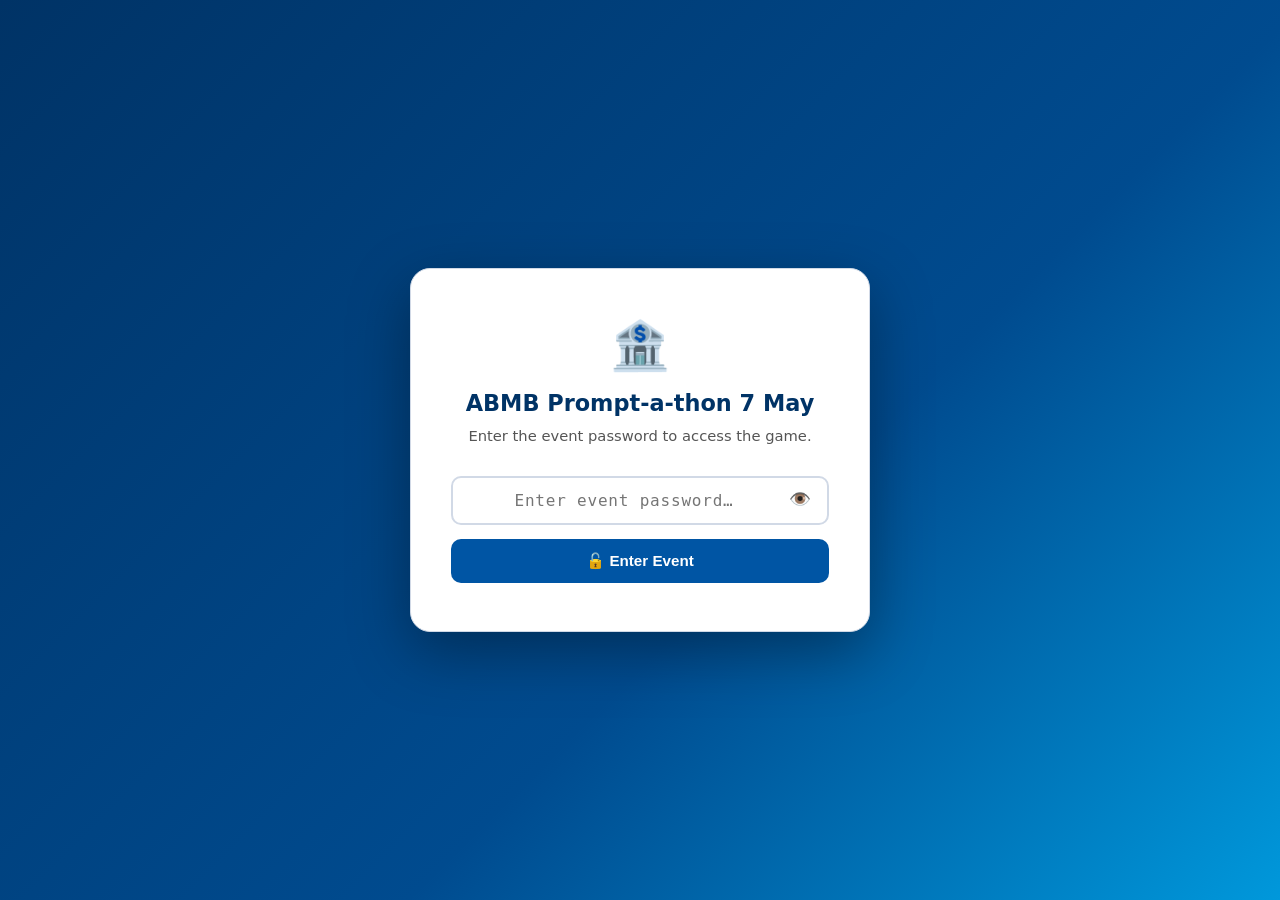
<file: index.html>
<!DOCTYPE html>
<html lang="en">
<head>
  <meta charset="UTF-8">
  <meta name="viewport" content="width=device-width, initial-scale=1.0">
  <title>ABMB Prompt-a-thon 7 May</title>
  <link rel="stylesheet" href="assets/style.css">
  <style>
    /* ── Main page lock ── */
    #main-lock-gate {
      min-height: 100vh; display: flex; align-items: center;
      justify-content: center; padding: 2rem;
      background: linear-gradient(135deg, var(--ab-navy) 0%, #004B8F 60%, var(--ab-sky) 100%);
    }
    #main-lock-gate .lock-box {
      box-shadow: 0 20px 60px rgba(0,0,0,0.35);
    }
    #main-lock-gate .lock-box p { color: #555; }
    .pw-wrapper {
      position: relative; width: 100%; margin-bottom: 14px;
    }
    .pw-wrapper .lock-input {
      margin-bottom: 0; padding-right: 48px;
    }
    .pw-toggle {
      position: absolute; right: 14px; top: 50%; transform: translateY(-50%);
      background: none; border: none; cursor: pointer;
      font-size: 1.1rem; line-height: 1; padding: 4px;
      color: var(--ab-gray); transition: color 0.15s;
    }
    .pw-toggle:hover { color: var(--ab-blue); }
    #main-content { display: none; }
    .index-hero { padding: 100px 2rem 72px; }
    .how-grid { display: grid; grid-template-columns: repeat(auto-fit, minmax(220px, 1fr)); gap: 20px; }
    .how-item { background: white; border-radius: 14px; padding: 24px; border: 1px solid var(--ab-border); display: flex; gap: 14px; align-items: flex-start; }
    .how-num { min-width: 34px; height: 34px; background: var(--ab-blue); color: white; border-radius: 50%; display: flex; align-items: center; justify-content: center; font-weight: 800; font-size: 0.9rem; flex-shrink: 0; margin-top: 2px; }
    .how-item h4 { font-size: 0.95rem; font-weight: 700; color: var(--ab-navy); margin-bottom: 4px; }
    .how-item p { font-size: 0.83rem; color: var(--ab-gray); line-height: 1.55; }
    .team-num { width: 28px; height: 28px; background: var(--ab-blue); color: white; border-radius: 50%; display: flex; align-items: center; justify-content: center; font-size: 0.78rem; font-weight: 800; flex-shrink: 0; }
    .team-card { text-decoration: none; color: inherit; }
    .team-card:hover .card-link { color: var(--ab-orange); }
    .company-btn { display: inline-flex; align-items: center; gap: 8px; background: white; border: 2px solid var(--ab-blue); color: var(--ab-blue); padding: 11px 22px; border-radius: 8px; font-weight: 700; font-size: 0.9rem; text-decoration: none; transition: all 0.15s; }
    .company-btn:hover { background: var(--ab-blue); color: white; }
    .alert-box { background: #FFF7EC; border: 1px solid #FDDCCA; border-left: 4px solid var(--ab-orange); border-radius: 10px; padding: 16px 20px; margin-bottom: 32px; font-size: 0.88rem; line-height: 1.6; color: #5C2800; }
  </style>
</head>
<body>

  <!-- ── Main Site Lock Gate ── -->
  <div id="main-lock-gate">
    <div class="lock-box">
      <div class="lock-icon">🏦</div>
      <h2>ABMB Prompt-a-thon 7 May</h2>
      <p>Enter the event password to access the game.</p>
      <div class="pw-wrapper">
        <input type="password" id="main-pw-input" class="lock-input"
               placeholder="Enter event password…" autocomplete="off" spellcheck="false">
        <button class="pw-toggle" id="pw-toggle-btn" type="button"
                aria-label="Show/hide password" title="Show/hide password">👁️</button>
      </div>
      <p class="error-msg" id="main-error-msg"></p>
      <button id="main-unlock-btn" class="btn btn-primary">🔓 Enter Event</button>
    </div>
  </div>

  <!-- ── All main site content (hidden until password correct) ── -->
  <div id="main-content">

  <header class="site-header">
    <div class="logo-area">
      <div class="logo-badge">AB</div>
      <div>
        <div style="font-weight:800;font-size:1rem;">Alliance Bank Malaysia</div>
        <div class="sub">ABMB Prompt-a-thon 7 May 2026</div>
      </div>
    </div>
    <span class="header-badge">🚀 GAME ON</span>
  </header>

  <!-- Hero -->
  <section class="hero index-hero">
    <div class="hero-tag">⚡ ABMB Prompt-a-thon 7 May 2026</div>
    <h2>Welcome to the<br>Aurora Nexus Global Copilot Challenge</h2>
    <p>Your team has been handed a real business challenge from inside Aurora Nexus Global. Use Microsoft 365 Copilot to solve it, present your approach, and compete for the title of <strong>Copilot Champions</strong>.</p>
    <a href="#teams" class="hero-cta">📂 Find Your Team Pack ↓</a>
  </section>

  <!-- How it works -->
  <section class="section" style="background:white; padding:56px 0;">
    <div class="container">
      <div class="section-title">🎮 How the Game Works</div>
      <div class="section-sub">Four phases, one winning team.</div>
      <div class="how-grid">
        <div class="how-item">
          <div class="how-num">1</div>
          <div><h4>Find Your Pack 🔐</h4><p>Enter your team code to unlock your department's game pack. Each team gets a unique challenge.</p></div>
        </div>
        <div class="how-item">
          <div class="how-num">2</div>
          <div><h4>Read the Brief 📋</h4><p>Understand Aurora Nexus Global's real business pain point for your department and the challenge you must solve.</p></div>
        </div>
        <div class="how-item">
          <div class="how-num">3</div>
          <div><h4>Hack with Copilot 💡</h4><p>Use Microsoft 365 Copilot tools to build your solution. Document your prompts in your team's working file.</p></div>
        </div>
        <div class="how-item">
          <div class="how-num">4</div>
          <div><h4>Unlock Power Ups ⚡</h4><p>Once you've completed your challenge, reveal hidden Power Ups to explore how you can adopt Copilot and take it back to your real work.</p></div>
        </div>
      </div>
    </div>
  </section>

  <!-- Company Background -->
  <section class="section" style="padding:48px 0;">
    <div class="container">
      <div class="alert-box">
        📖 <strong>Before you start</strong>: Read the Aurora Nexus Global Company Background &amp; Challenge Brief first. It sets the scene for all teams.
      </div>
      <a href="company.html" class="company-btn">🏢 Read Aurora Nexus Global Company Brief →</a>
    </div>
  </section>

  <!-- Teams -->
  <section id="teams" class="section" style="padding-top: 0;">
    <div class="container">
      <div class="section-title">🔐 Team Packs</div>
      <div class="section-sub">Select your team below. You'll need your team code to unlock the pack.</div>
      <div class="cards-grid">

        <a href="teams/consumer-banking.html" class="card team-card" style="border-top: 3px solid #0098DB;">
          <div style="display:flex;align-items:center;gap:10px;margin-bottom:14px;">
            <div class="team-num">1</div>
            <div class="card-icon" style="background:#EFF8FF;margin:0;">🏠</div>
          </div>
          <h3>Consumer Banking</h3>
          <p>Retail banking, personal loans, credit cards, wealth advisory, and customer experience.</p>
          <div class="card-link">Unlock Pack →</div>
        </a>

        <a href="teams/sme-banking.html" class="card team-card" style="border-top: 3px solid #F26522;">
          <div style="display:flex;align-items:center;gap:10px;margin-bottom:14px;">
            <div class="team-num">2</div>
            <div class="card-icon" style="background:#FFF7F0;margin:0;">🏭</div>
          </div>
          <h3>SME Banking</h3>
          <p>SME lending, credit assessment, relationship management, and business onboarding.</p>
          <div class="card-link">Unlock Pack →</div>
        </a>

        <a href="teams/hr-talent.html" class="card team-card" style="border-top: 3px solid #16A34A;">
          <div style="display:flex;align-items:center;gap:10px;margin-bottom:14px;">
            <div class="team-num">3</div>
            <div class="card-icon" style="background:#F0FDF4;margin:0;">👥</div>
          </div>
          <h3>Digital Workplace &amp; Employee Experience</h3>
          <p>Employee portal fragmentation, self-service design, information discoverability, and digital workplace governance.</p>
          <div class="card-link">Unlock Pack →</div>
        </a>

        <a href="teams/finance-reporting.html" class="card team-card" style="border-top: 3px solid #7C3AED;">
          <div style="display:flex;align-items:center;gap:10px;margin-bottom:14px;">
            <div class="team-num">4</div>
            <div class="card-icon" style="background:#F5F3FF;margin:0;">📊</div>
          </div>
          <h3>Finance &amp; Reporting</h3>
          <p>Monthly close, Board reporting, variance analysis, and financial narrative.</p>
          <div class="card-link">Unlock Pack →</div>
        </a>

        <a href="teams/risk-compliance.html" class="card team-card" style="border-top: 3px solid #DC2626;">
          <div style="display:flex;align-items:center;gap:10px;margin-bottom:14px;">
            <div class="team-num">5</div>
            <div class="card-icon" style="background:#FEF2F2;margin:0;">🛡️</div>
          </div>
          <h3>Risk &amp; Compliance</h3>
          <p>Regulatory compliance, policy updates, audit evidence, and exception management.</p>
          <div class="card-link">Unlock Pack →</div>
        </a>

        <a href="teams/digital-technology.html" class="card team-card" style="border-top: 3px solid #0891B2;">
          <div style="display:flex;align-items:center;gap:10px;margin-bottom:14px;">
            <div class="team-num">6</div>
            <div class="card-icon" style="background:#ECFEFF;margin:0;">💻</div>
          </div>
          <h3>Digital Banking &amp; Technology</h3>
          <p>Digital platform releases, requirements documentation, UAT tracking, and incident management.</p>
          <div class="card-link">Unlock Pack →</div>
        </a>

        <a href="teams/corporate-comms.html" class="card team-card" style="border-top: 3px solid #B45309;">
          <div style="display:flex;align-items:center;gap:10px;margin-bottom:14px;">
            <div class="team-num">7</div>
            <div class="card-icon" style="background:#FFFBEB;margin:0;">📣</div>
          </div>
          <h3>Strategy &amp; Change Communications</h3>
          <p>Transformation narrative alignment, change communications governance, manager enablement, and message consistency.</p>
          <div class="card-link">Unlock Pack →</div>
        </a>

        <a href="teams/strategy-transformation.html" class="card team-card" style="border-top: 3px solid #0F766E;">
          <div style="display:flex;align-items:center;gap:10px;margin-bottom:14px;">
            <div class="team-num">8</div>
            <div class="card-icon" style="background:#F0FDFA;margin:0;">🚀</div>
          </div>
          <h3>Operations, Treasury &amp; Business Management</h3>
          <p>Collections reporting, ALM and treasury management, manual process elimination, and EXCO data governance.</p>
          <div class="card-link">Unlock Pack →</div>
        </a>

      </div>
    </div>
  </section>

  <footer class="site-footer">
    <strong>ABMB Prompt-a-thon 7 May 2026</strong><br>
    <span style="margin-top:6px;display:block;">Powered by Microsoft 365 Copilot · Organised by Microsoft Malaysia</span>
  </footer>

  </div><!-- /#main-content -->

  <script>
    // SHA-256 hash of "ABMB7May" — plaintext never stored here
    const MAIN_HASH = '89d8bae188c8c83066d717deea985ee7c6d34a34ba73157a79b34acddcabf6c5';

    async function sha256(str) {
      const buf = await crypto.subtle.digest('SHA-256', new TextEncoder().encode(str));
      return Array.from(new Uint8Array(buf)).map(b => b.toString(16).padStart(2,'0')).join('');
    }

    const gate    = document.getElementById('main-lock-gate');
    const content = document.getElementById('main-content');
    const input   = document.getElementById('main-pw-input');
    const btn     = document.getElementById('main-unlock-btn');
    const toggle  = document.getElementById('pw-toggle-btn');
    const errMsg  = document.getElementById('main-error-msg');

    // Facilitator bypass — visiting ?facilitator sets a session flag and shows all packs without codes
    if (new URLSearchParams(window.location.search).has('facilitator')) {
      sessionStorage.setItem('abmb_facilitator', 'true');
      localStorage.setItem('abmb_main_unlocked', 'true');
      showMain();
    } else if (localStorage.getItem('abmb_main_unlocked') === 'true') {
      // Clear team assignment when returning to index so teams can re-enter their pack
      sessionStorage.removeItem('abmb_assigned_team');
      showMain();
    }

    // Show/hide password toggle
    toggle.addEventListener('click', () => {
      const isHidden = input.type === 'password';
      input.type = isHidden ? 'text' : 'password';
      toggle.textContent = isHidden ? '🙈' : '👁️';
    });

    input.addEventListener('keydown', e => { if (e.key === 'Enter') attemptUnlock(); });
    btn.addEventListener('click', attemptUnlock);

    async function attemptUnlock() {
      const hash = await sha256(input.value.trim());
      if (hash === MAIN_HASH) {
        localStorage.setItem('abmb_main_unlocked', 'true');
        showMain();
      } else {
        input.classList.add('error');
        errMsg.style.display = 'block';
        errMsg.textContent = '❌ Incorrect password. Please try again.';
        setTimeout(() => input.classList.remove('error'), 600);
      }
    }

    function showMain() {
      // If already assigned a team, go straight there
      const assigned = localStorage.getItem('abmb_assigned_team');
      if (assigned) {
        window.location.href = 'teams/' + assigned + '.html';
        return;
      }
      gate.style.display = 'none';
      content.style.display = 'block';
      content.style.opacity = '0';
      requestAnimationFrame(() => {
        content.style.transition = 'opacity 0.4s ease';
        content.style.opacity = '1';
      });
    }
  </script>
</body>
</html>
</file>
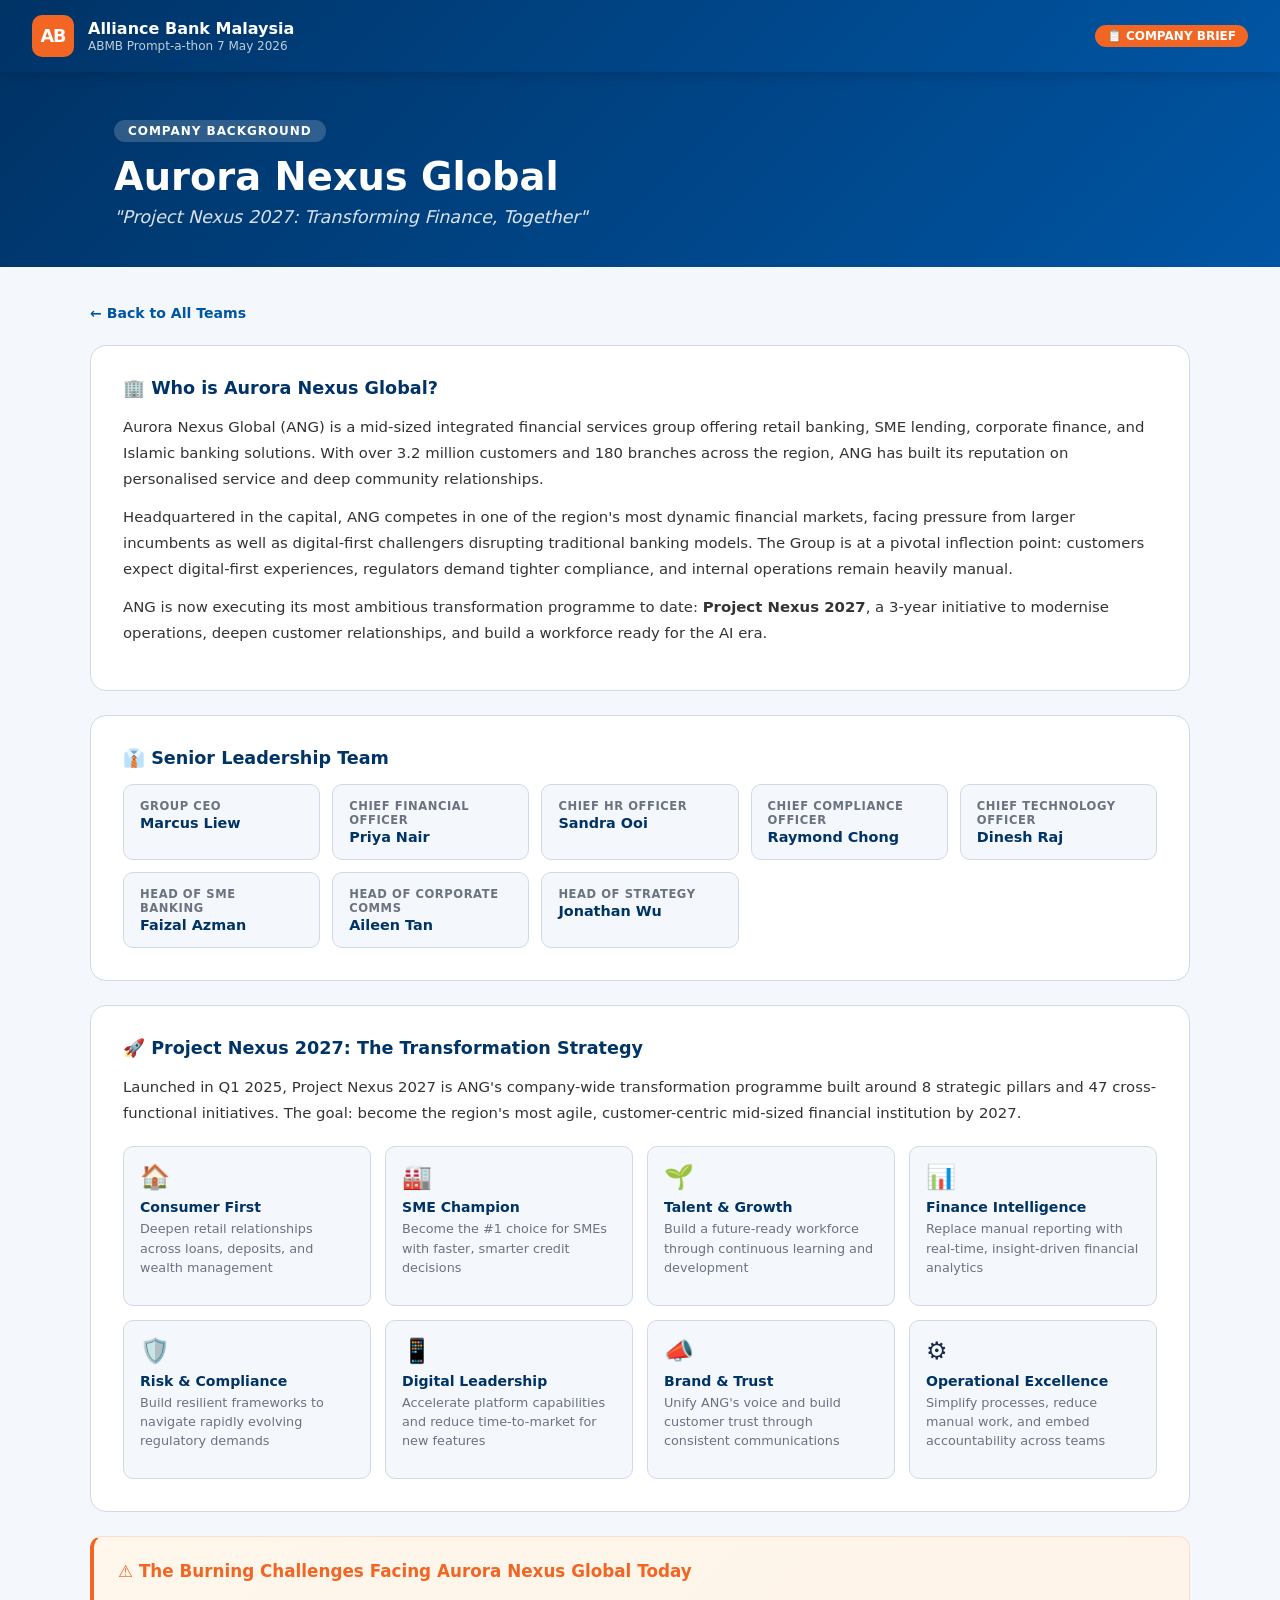
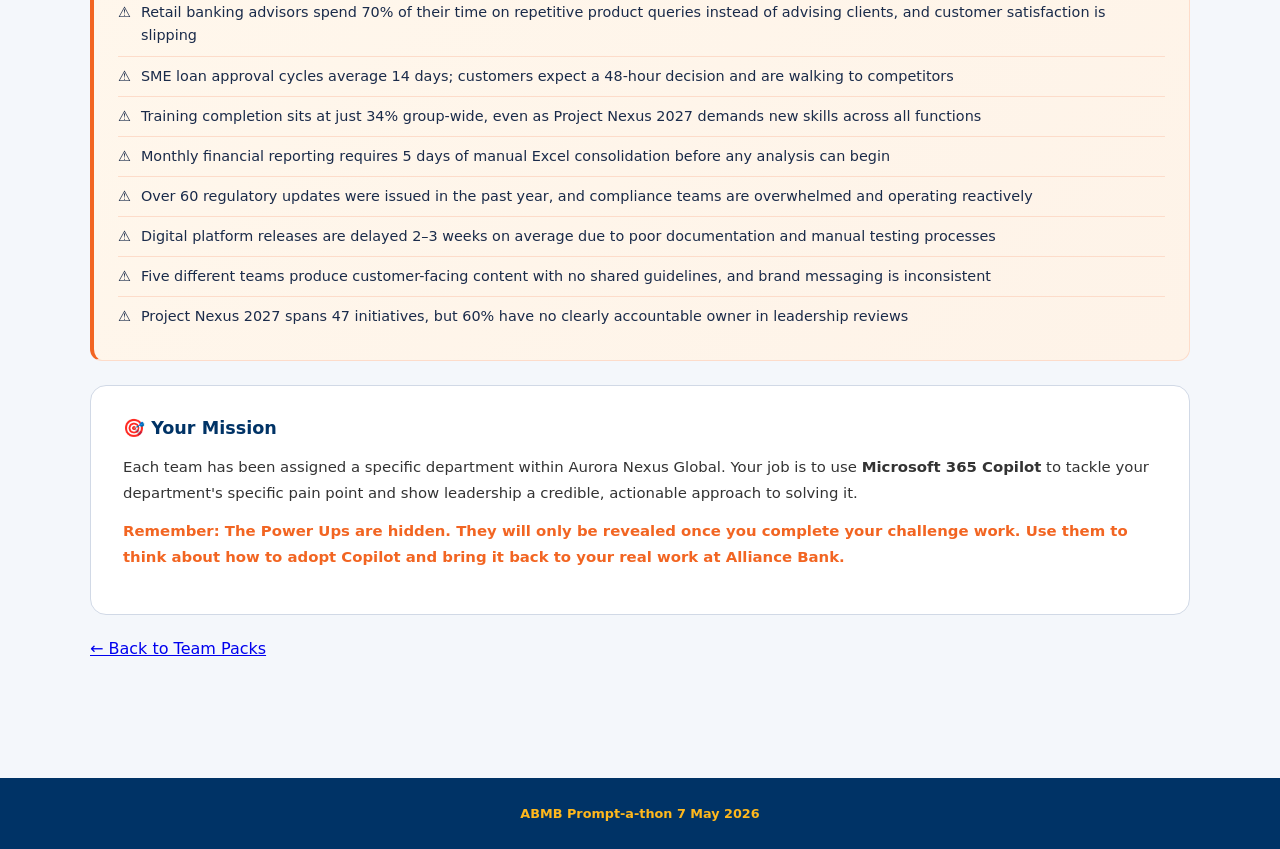
<file: company.html>
<!DOCTYPE html>
<html lang="en">
<head>
  <meta charset="UTF-8">
  <meta name="viewport" content="width=device-width, initial-scale=1.0">
  <title>Aurora Nexus Global: Company Brief | ABMB Prompt-a-thon 7 May</title>
  <link rel="stylesheet" href="assets/style.css">
  <style>
    .about-section { background: white; border-radius: 16px; border: 1px solid var(--ab-border); padding: 32px; margin-bottom: 24px; }
    .about-section h3 { font-size: 1.1rem; font-weight: 800; color: var(--ab-navy); margin-bottom: 16px; }
    .about-section p { font-size: 0.93rem; line-height: 1.75; color: #333; margin-bottom: 12px; }
    .pillar-grid { display: grid; grid-template-columns: repeat(auto-fit, minmax(200px, 1fr)); gap: 14px; }
    .pillar { background: var(--ab-light); border: 1px solid var(--ab-border); border-radius: 10px; padding: 16px; }
    .pillar .emoji { font-size: 1.5rem; margin-bottom: 8px; }
    .pillar h4 { font-size: 0.88rem; font-weight: 700; color: var(--ab-navy); margin-bottom: 4px; }
    .pillar p { font-size: 0.8rem; color: var(--ab-gray); line-height: 1.5; }
    .challenge-box { background: linear-gradient(135deg, #FFF7EC, #FEF3E8); border: 1px solid #FDDCCA; border-left: 4px solid var(--ab-orange); border-radius: 12px; padding: 24px; }
    .challenge-box h3 { color: var(--ab-orange); font-size: 1.05rem; font-weight: 800; margin-bottom: 12px; }
    .challenge-box ul { list-style: none; }
    .challenge-box ul li { padding: 8px 0; border-bottom: 1px solid #FDDCCA; font-size: 0.9rem; line-height: 1.6; display: flex; gap: 10px; }
    .challenge-box ul li:last-child { border-bottom: none; }
    .challenge-box ul li::before { content: "⚠️"; flex-shrink: 0; }
    .leader-grid { display: grid; grid-template-columns: repeat(auto-fit, minmax(180px, 1fr)); gap: 12px; }
    .leader { background: var(--ab-light); border: 1px solid var(--ab-border); border-radius: 10px; padding: 14px 16px; }
    .leader .role { font-size: 0.72rem; color: var(--ab-gray); text-transform: uppercase; letter-spacing: 0.05em; font-weight: 700; }
    .leader .name { font-size: 0.9rem; font-weight: 700; color: var(--ab-navy); margin-top: 2px; }
    .back-link { display: inline-flex; align-items: center; gap: 8px; color: var(--ab-blue); font-weight: 600; font-size: 0.88rem; text-decoration: none; margin-bottom: 24px; }
    .back-link:hover { color: var(--ab-orange); }
  </style>
</head>
<body>
  <header class="site-header">
    <div class="logo-area">
      <div class="logo-badge">AB</div>
      <div>
        <div style="font-weight:800;font-size:1rem;">Alliance Bank Malaysia</div>
        <div class="sub">ABMB Prompt-a-thon 7 May 2026</div>
      </div>
    </div>
    <span class="header-badge">📋 COMPANY BRIEF</span>
  </header>

  <section class="team-hero">
    <div class="container">
      <span class="team-label">Company Background</span>
      <h1>Aurora Nexus Global</h1>
      <div class="challenge-name">"Project Nexus 2027: Transforming Finance, Together"</div>
    </div>
  </section>

  <div class="container section" style="padding-top:36px;">
    <a href="index.html" class="back-link">← Back to All Teams</a>

    <!-- About -->
    <div class="about-section">
      <h3>🏢 Who is Aurora Nexus Global?</h3>
      <p>Aurora Nexus Global (ANG) is a mid-sized integrated financial services group offering retail banking, SME lending, corporate finance, and Islamic banking solutions. With over 3.2 million customers and 180 branches across the region, ANG has built its reputation on personalised service and deep community relationships.</p>
      <p>Headquartered in the capital, ANG competes in one of the region's most dynamic financial markets, facing pressure from larger incumbents as well as digital-first challengers disrupting traditional banking models. The Group is at a pivotal inflection point: customers expect digital-first experiences, regulators demand tighter compliance, and internal operations remain heavily manual.</p>
      <p>ANG is now executing its most ambitious transformation programme to date: <strong>Project Nexus 2027</strong>, a 3-year initiative to modernise operations, deepen customer relationships, and build a workforce ready for the AI era.</p>
    </div>

    <!-- Leadership -->
    <div class="about-section">
      <h3>👔 Senior Leadership Team</h3>
      <div class="leader-grid">
        <div class="leader"><div class="role">Group CEO</div><div class="name">Marcus Liew</div></div>
        <div class="leader"><div class="role">Chief Financial Officer</div><div class="name">Priya Nair</div></div>
        <div class="leader"><div class="role">Chief HR Officer</div><div class="name">Sandra Ooi</div></div>
        <div class="leader"><div class="role">Chief Compliance Officer</div><div class="name">Raymond Chong</div></div>
        <div class="leader"><div class="role">Chief Technology Officer</div><div class="name">Dinesh Raj</div></div>
        <div class="leader"><div class="role">Head of SME Banking</div><div class="name">Faizal Azman</div></div>
        <div class="leader"><div class="role">Head of Corporate Comms</div><div class="name">Aileen Tan</div></div>
        <div class="leader"><div class="role">Head of Strategy</div><div class="name">Jonathan Wu</div></div>
      </div>
    </div>

    <!-- Project Nexus 2027 -->
    <div class="about-section">
      <h3>🚀 Project Nexus 2027: The Transformation Strategy</h3>
      <p>Launched in Q1 2025, Project Nexus 2027 is ANG's company-wide transformation programme built around 8 strategic pillars and 47 cross-functional initiatives. The goal: become the region's most agile, customer-centric mid-sized financial institution by 2027.</p>
      <div class="pillar-grid" style="margin-top:20px;">
        <div class="pillar"><div class="emoji">🏠</div><h4>Consumer First</h4><p>Deepen retail relationships across loans, deposits, and wealth management</p></div>
        <div class="pillar"><div class="emoji">🏭</div><h4>SME Champion</h4><p>Become the #1 choice for SMEs with faster, smarter credit decisions</p></div>
        <div class="pillar"><div class="emoji">🌱</div><h4>Talent &amp; Growth</h4><p>Build a future-ready workforce through continuous learning and development</p></div>
        <div class="pillar"><div class="emoji">📊</div><h4>Finance Intelligence</h4><p>Replace manual reporting with real-time, insight-driven financial analytics</p></div>
        <div class="pillar"><div class="emoji">🛡️</div><h4>Risk &amp; Compliance</h4><p>Build resilient frameworks to navigate rapidly evolving regulatory demands</p></div>
        <div class="pillar"><div class="emoji">📱</div><h4>Digital Leadership</h4><p>Accelerate platform capabilities and reduce time-to-market for new features</p></div>
        <div class="pillar"><div class="emoji">📣</div><h4>Brand &amp; Trust</h4><p>Unify ANG's voice and build customer trust through consistent communications</p></div>
        <div class="pillar"><div class="emoji">⚙️</div><h4>Operational Excellence</h4><p>Simplify processes, reduce manual work, and embed accountability across teams</p></div>
      </div>
    </div>

    <!-- Current Challenges -->
    <div class="challenge-box">
      <h3>⚠️ The Burning Challenges Facing Aurora Nexus Global Today</h3>
      <ul>
        <li>Retail banking advisors spend 70% of their time on repetitive product queries instead of advising clients, and customer satisfaction is slipping</li>
        <li>SME loan approval cycles average 14 days; customers expect a 48-hour decision and are walking to competitors</li>
        <li>Training completion sits at just 34% group-wide, even as Project Nexus 2027 demands new skills across all functions</li>
        <li>Monthly financial reporting requires 5 days of manual Excel consolidation before any analysis can begin</li>
        <li>Over 60 regulatory updates were issued in the past year, and compliance teams are overwhelmed and operating reactively</li>
        <li>Digital platform releases are delayed 2–3 weeks on average due to poor documentation and manual testing processes</li>
        <li>Five different teams produce customer-facing content with no shared guidelines, and brand messaging is inconsistent</li>
        <li>Project Nexus 2027 spans 47 initiatives, but 60% have no clearly accountable owner in leadership reviews</li>
      </ul>
    </div>

    <!-- Mission -->
    <div class="about-section" style="margin-top:24px;">
      <h3>🎯 Your Mission</h3>
      <p>Each team has been assigned a specific department within Aurora Nexus Global. Your job is to use <strong>Microsoft 365 Copilot</strong> to tackle your department's specific pain point and show leadership a credible, actionable approach to solving it.</p>
      <p style="color:var(--ab-orange);font-weight:700;">Remember: The Power Ups are hidden. They will only be revealed once you complete your challenge work. Use them to think about how to adopt Copilot and bring it back to your real work at Alliance Bank.</p>
    </div>

    <a href="index.html" class="company-btn" style="margin-top:8px;">← Back to Team Packs</a>
  </div>

  <footer class="site-footer">
    <strong>ABMB Prompt-a-thon 7 May 2026</strong>
  </footer>
</body>
</html>
</file>
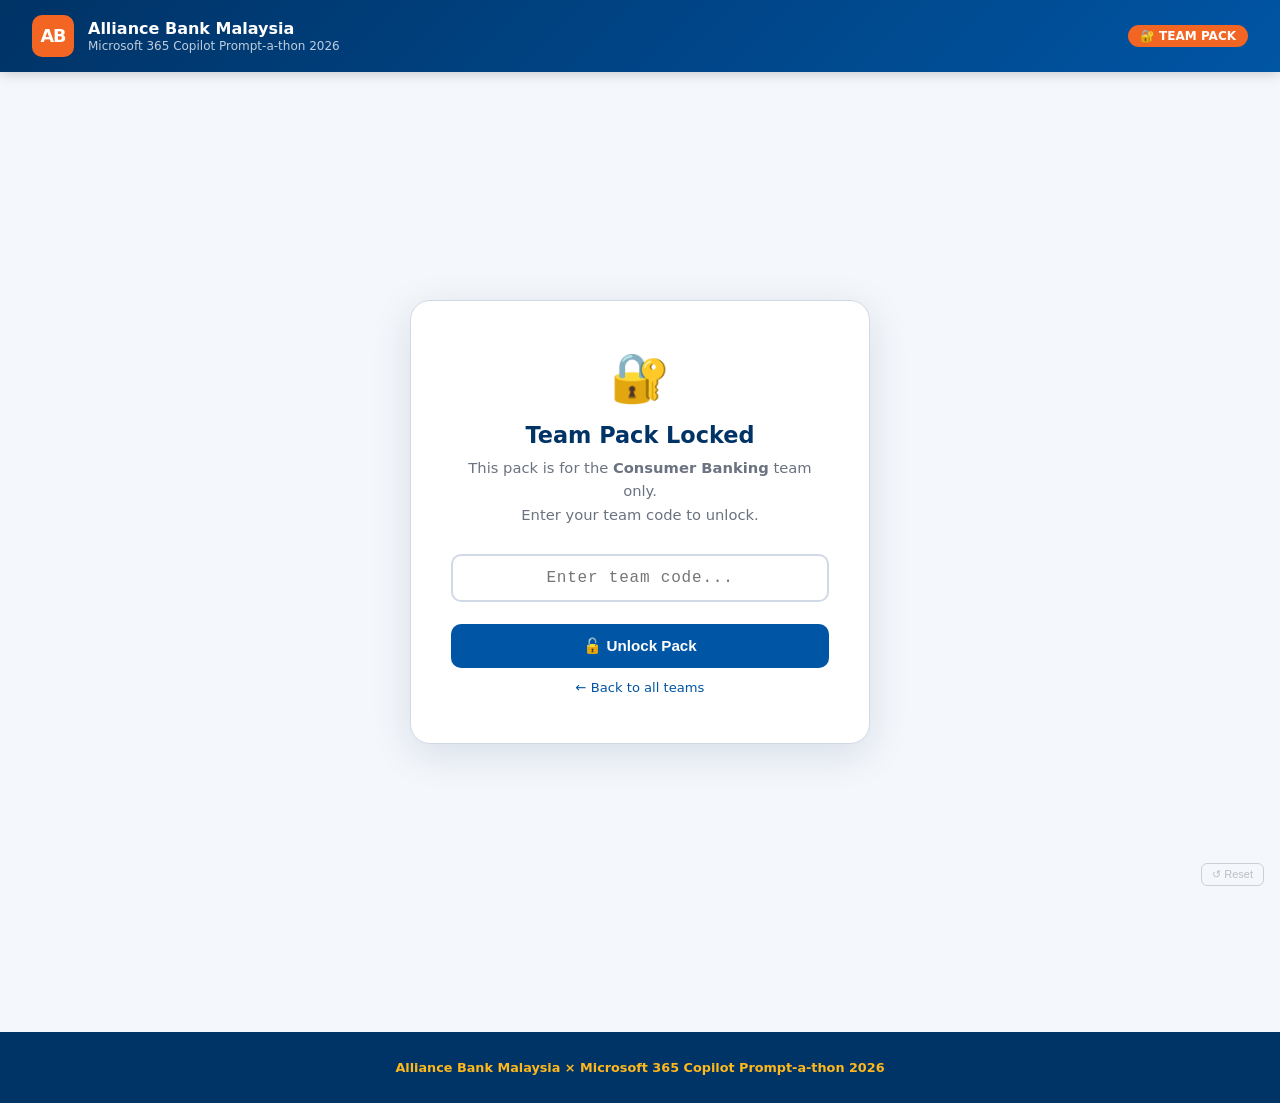
<file: teams/consumer-banking.html>
<!DOCTYPE html>
<html lang="en">
<head>
  <meta charset="UTF-8">
  <meta name="viewport" content="width=device-width, initial-scale=1.0">
  <meta name="team-id" content="consumer-banking">
  <title>Consumer Banking | Alliance Bank Prompt-a-thon 2026</title>
  <link rel="stylesheet" href="../assets/style.css">
</head>
<body>
  <!-- Wrong Team Block -->
  <div id="wrong-team-msg" style="display:none;position:fixed;inset:0;background:#0a1628;z-index:9999;flex-direction:column;align-items:center;justify-content:center;text-align:center;padding:40px;">
    <div style="font-size:3rem;margin-bottom:16px;">🔒</div>
    <h2 style="color:#fff;font-size:1.4rem;font-weight:800;margin-bottom:12px;">This is not your team pack.</h2>
    <p style="color:#94A3B8;font-size:0.95rem;max-width:420px;line-height:1.7;">Your team has already been assigned a pack. Please go back and open your own team pack.</p>
    <a href="../index.html" style="margin-top:24px;background:#F26522;color:#fff;padding:12px 28px;border-radius:8px;font-weight:700;font-size:0.95rem;text-decoration:none;">Back to Team Packs</a>
  </div>

  <!-- Header -->
  <header class="site-header">
    <div class="logo-area">
      <div class="logo-badge">AB</div>
      <div>
        <div style="font-weight:800;font-size:1rem;">Alliance Bank Malaysia</div>
        <div class="sub">Microsoft 365 Copilot Prompt-a-thon 2026</div>
      </div>
    </div>
    <span class="header-badge">🔐 TEAM PACK</span>
  </header>

  <!-- Lock Gate -->
  <div id="lock-gate" class="lock-gate">
    <div class="lock-box">
      <div class="lock-icon">🔐</div>
      <h2>Team Pack Locked</h2>
      <p>This pack is for the <strong>Consumer Banking</strong> team only.<br>Enter your team code to unlock.</p>
      <input type="text" id="team-code-input" class="lock-input" placeholder="Enter team code..." autocomplete="off" spellcheck="false">
      <p class="error-msg" id="error-msg"></p>
      <button id="unlock-btn" class="btn btn-primary" style="margin-top:8px;">🔓 Unlock Pack</button>
      <a href="../index.html" style="display:block;margin-top:12px;font-size:0.82rem;color:var(--ab-blue);text-decoration:none;">← Back to all teams</a>
    </div>
  </div>

  <!-- Team Content -->
  <div id="team-content">
    <!-- Hero -->
    <section class="team-hero" style="background: linear-gradient(135deg, #0098DB 0%, #006FA6 100%);">
      <div class="container">
        <span class="team-label">Team 1 · Consumer Banking</span>
        <h1>Consumer Banking Pack</h1>
        <div class="challenge-name">"The Invisible Advisor Problem"</div>
      </div>
    </section>

    <div class="container section" style="padding-top:36px;">
      <a href="../index.html" style="display:inline-flex;align-items:center;gap:8px;color:var(--ab-blue);font-weight:600;font-size:0.88rem;text-decoration:none;margin-bottom:24px;">← Back to All Teams</a>

      <!-- Company Background -->
      <div class="content-section">
        <h3><span class="sec-icon" style="background:#EFF8FF;">🏦</span>About Aurora Nexus Global</h3>
        <p style="font-size:0.93rem;line-height:1.75;color:#333;">Aurora Nexus Global is a mid-sized financial services group operating across Malaysia and the APAC region, offering retail banking, SME lending, corporate banking, and Islamic financial services. The Consumer Banking division serves retail customers through personal loans, home financing, credit cards, fixed deposits, and wealth advisory across over 80 branches and the ANG Mobile platform. Branch advisors are central to Project Nexus 2027, but they are caught in a cycle that is draining their capacity for real advisory work.</p>
      </div>

      <!-- Business Pain Point -->
      <div class="content-section">
        <h3><span class="sec-icon" style="background:#FFF7F0;">⚠️</span>Business Pain Point</h3>
        <div class="pain-box">
          <p>Aurora Nexus Global's branch advisors are spending the majority of their working day answering product queries that could be resolved without human intervention: home loan rates, credit card limits, document checklists, account balance queries. The irony is that these advisors were recruited for relationship banking and wealth advisory, not as walking FAQ machines.</p>
          <p style="margin-top:12px;">What's compounding the problem is the absence of a consistent, trusted self-service channel. The ANG Mobile app lacks contextual guidance for common questions. The website FAQs were last updated eight months ago and contain outdated rate information. Customers who cannot self-serve call the branch, and advisors pick up, every time.</p>
          <p style="margin-top:12px;">Customer satisfaction scores have been sliding, particularly among millennial customers who expect instant, digital-first answers. Meanwhile, advisors who are frustrated by the mismatch between their capabilities and their daily tasks are raising concerns in performance reviews. Two of the division's highest-rated advisors in the Klang Valley region resigned in Q1, both citing "not doing real advisory work" as their primary reason.</p>
        </div>
      </div>

      <!-- Data Table -->
      <div class="content-section">
        <h3><span class="sec-icon" style="background:#EFF8FF;">📊</span>Branch Advisor Interaction Log: April 2025</h3>
        <div style="overflow-x:auto;">
          <table style="width:100%;border-collapse:collapse;font-size:0.82rem;">
            <thead>
              <tr style="background:var(--ab-navy);color:white;">
                <th style="padding:10px 12px;text-align:left;white-space:nowrap;">Interaction ID</th>
                <th style="padding:10px 12px;text-align:left;white-space:nowrap;">Advisor</th>
                <th style="padding:10px 12px;text-align:left;white-space:nowrap;">Branch</th>
                <th style="padding:10px 12px;text-align:left;white-space:nowrap;">Query Type</th>
                <th style="padding:10px 12px;text-align:left;white-space:nowrap;">Channel</th>
                <th style="padding:10px 12px;text-align:left;white-space:nowrap;">Time Spent (mins)</th>
                <th style="padding:10px 12px;text-align:left;white-space:nowrap;">Resolved?</th>
                <th style="padding:10px 12px;text-align:left;white-space:nowrap;">Self-Serve Possible?</th>
              </tr>
            </thead>
            <tbody>
              <tr style="background:#FFFFFF;border-bottom:1px solid var(--ab-border);"><td style="padding:9px 12px;">INT-001</td><td style="padding:9px 12px;">Ahmad Z.</td><td style="padding:9px 12px;">PJ Uptown</td><td style="padding:9px 12px;">Home loan rate inquiry</td><td style="padding:9px 12px;">Walk-in</td><td style="padding:9px 12px;">14</td><td style="padding:9px 12px;">Yes</td><td style="padding:9px 12px;">Yes</td></tr>
              <tr style="background:#F8FAFC;border-bottom:1px solid var(--ab-border);"><td style="padding:9px 12px;">INT-002</td><td style="padding:9px 12px;">Priya N.</td><td style="padding:9px 12px;">City Centre</td><td style="padding:9px 12px;">Credit card limit increase</td><td style="padding:9px 12px;">Call</td><td style="padding:9px 12px;">9</td><td style="padding:9px 12px;">Yes</td><td style="padding:9px 12px;">Yes</td></tr>
              <tr style="background:#FFFFFF;border-bottom:1px solid var(--ab-border);"><td style="padding:9px 12px;">INT-003</td><td style="padding:9px 12px;">Lim W.H.</td><td style="padding:9px 12px;">Penang</td><td style="padding:9px 12px;">Personal loan eligibility</td><td style="padding:9px 12px;">Walk-in</td><td style="padding:9px 12px;">22</td><td style="padding:9px 12px;">Yes</td><td style="padding:9px 12px;">Yes</td></tr>
              <tr style="background:#F8FAFC;border-bottom:1px solid var(--ab-border);"><td style="padding:9px 12px;">INT-004</td><td style="padding:9px 12px;">Ahmad Z.</td><td style="padding:9px 12px;">PJ Uptown</td><td style="padding:9px 12px;">FD interest rate</td><td style="padding:9px 12px;">Walk-in</td><td style="padding:9px 12px;">8</td><td style="padding:9px 12px;">Yes</td><td style="padding:9px 12px;">Yes</td></tr>
              <tr style="background:#FFFFFF;border-bottom:1px solid var(--ab-border);"><td style="padding:9px 12px;">INT-005</td><td style="padding:9px 12px;">Siti R.</td><td style="padding:9px 12px;">Johor Bahru</td><td style="padding:9px 12px;">Home loan documents needed</td><td style="padding:9px 12px;">Call</td><td style="padding:9px 12px;">17</td><td style="padding:9px 12px;">Yes</td><td style="padding:9px 12px;">Yes</td></tr>
              <tr style="background:#F8FAFC;border-bottom:1px solid var(--ab-border);"><td style="padding:9px 12px;">INT-006</td><td style="padding:9px 12px;">Priya N.</td><td style="padding:9px 12px;">City Centre</td><td style="padding:9px 12px;">Wealth advisory consultation</td><td style="padding:9px 12px;">Walk-in</td><td style="padding:9px 12px;">45</td><td style="padding:9px 12px;">Yes</td><td style="padding:9px 12px;">No</td></tr>
              <tr style="background:#FFFFFF;border-bottom:1px solid var(--ab-border);"><td style="padding:9px 12px;">INT-007</td><td style="padding:9px 12px;">Lim W.H.</td><td style="padding:9px 12px;">Penang</td><td style="padding:9px 12px;">Account balance query</td><td style="padding:9px 12px;">Walk-in</td><td style="padding:9px 12px;">6</td><td style="padding:9px 12px;">Yes</td><td style="padding:9px 12px;">Yes</td></tr>
              <tr style="background:#F8FAFC;border-bottom:1px solid var(--ab-border);"><td style="padding:9px 12px;">INT-008</td><td style="padding:9px 12px;">Faiz A.</td><td style="padding:9px 12px;">Subang</td><td style="padding:9px 12px;">Loan approval timeline</td><td style="padding:9px 12px;">Call</td><td style="padding:9px 12px;">11</td><td style="padding:9px 12px;">Yes</td><td style="padding:9px 12px;">Yes</td></tr>
              <tr style="background:#FFFFFF;border-bottom:1px solid var(--ab-border);"><td style="padding:9px 12px;">INT-009</td><td style="padding:9px 12px;">Siti R.</td><td style="padding:9px 12px;">Johor Bahru</td><td style="padding:9px 12px;">Credit card dispute process</td><td style="padding:9px 12px;">Walk-in</td><td style="padding:9px 12px;">19</td><td style="padding:9px 12px;">Yes</td><td style="padding:9px 12px;">Partial</td></tr>
              <tr style="background:#F8FAFC;border-bottom:1px solid var(--ab-border);"><td style="padding:9px 12px;">INT-010</td><td style="padding:9px 12px;">Faiz A.</td><td style="padding:9px 12px;">Subang</td><td style="padding:9px 12px;">Investment product inquiry</td><td style="padding:9px 12px;">Walk-in</td><td style="padding:9px 12px;">38</td><td style="padding:9px 12px;">Yes</td><td style="padding:9px 12px;">No</td></tr>
              <tr style="background:#FFFFFF;border-bottom:1px solid var(--ab-border);"><td style="padding:9px 12px;">INT-011</td><td style="padding:9px 12px;">Ahmad Z.</td><td style="padding:9px 12px;">PJ Uptown</td><td style="padding:9px 12px;">Missed payment policy</td><td style="padding:9px 12px;">Call</td><td style="padding:9px 12px;">13</td><td style="padding:9px 12px;">Yes</td><td style="padding:9px 12px;">Yes</td></tr>
              <tr style="background:#F8FAFC;border-bottom:1px solid var(--ab-border);"><td style="padding:9px 12px;">INT-012</td><td style="padding:9px 12px;">Priya N.</td><td style="padding:9px 12px;">City Centre</td><td style="padding:9px 12px;">Home loan rate inquiry</td><td style="padding:9px 12px;">Walk-in</td><td style="padding:9px 12px;">15</td><td style="padding:9px 12px;">Yes</td><td style="padding:9px 12px;">Yes</td></tr>
            </tbody>
          </table>
        </div>
      </div>

      <!-- Email Thread -->
      <div class="content-section">
        <h3><span class="sec-icon" style="background:#FFFBEB;">📧</span>Email Thread</h3>
        <div style="background:#FAFAFA;border:1px solid var(--ab-border);border-radius:10px;padding:20px;font-size:0.87rem;line-height:1.7;">
          <div style="border-bottom:1px solid var(--ab-border);padding-bottom:12px;margin-bottom:16px;color:var(--ab-gray);">
            <strong style="color:#333;">From:</strong> Nurul Hana Razali, Branch Manager, PJ Uptown, Aurora Nexus Global<br>
            <strong style="color:#333;">To:</strong> Head of Consumer Banking<br>
            <strong style="color:#333;">Subject:</strong> Advisor Capacity: We Are Losing the Wrong Battles
          </div>
          <p>Ahmad and the team are doing their best, but I'm watching talented people spend the majority of their day answering the same ten questions. This week alone, Ahmad handled 34 walk-in queries; 28 of them were things customers could have found on the app or website if the information was clearer and easier to reach.</p>
          <p style="margin-top:12px;">We had three customers waiting for genuine wealth advisory conversations while Ahmad was explaining FD rates to someone who could have checked online. Two of those waiting customers left without being served. I've raised this before. We need a smarter front door, something that handles the routine so our people can focus on what they were hired for.</p>
        </div>
      </div>

      <!-- Chat Extract -->
      <div class="content-section">
        <h3><span class="sec-icon" style="background:#F0FDF4;">💬</span>Chat Extract: Branch Managers Channel</h3>
        <div style="background:#FAFAFA;border:1px solid var(--ab-border);border-radius:10px;padding:20px;font-size:0.87rem;display:flex;flex-direction:column;gap:14px;">
          <div>
            <div style="margin-bottom:3px;"><strong style="color:var(--ab-blue);">Nurul Hana</strong> <span style="color:var(--ab-gray);font-size:0.78rem;">10:14</span></div>
            <div>Same story this week. Most queries are things the app should handle.</div>
          </div>
          <div>
            <div style="margin-bottom:3px;"><strong style="color:var(--ab-blue);">Kevin T. (Subang)</strong> <span style="color:var(--ab-gray);font-size:0.78rem;">10:17</span></div>
            <div>Faiz told me he's considering leaving. Said he feels like a call centre agent.</div>
          </div>
          <div>
            <div style="margin-bottom:3px;"><strong style="color:var(--ab-blue);">Priya</strong> <span style="color:var(--ab-gray);font-size:0.78rem;">10:21</span></div>
            <div>The website FAQ hasn't been updated since last year. Customers get wrong info, then come to us anyway.</div>
          </div>
          <div>
            <div style="margin-bottom:3px;"><strong style="color:var(--ab-blue);">Kevin T. (Subang)</strong> <span style="color:var(--ab-gray);font-size:0.78rem;">10:24</span></div>
            <div>Our advisors are burning out on questions that shouldn't reach them.</div>
          </div>
        </div>
      </div>

      <!-- Tasks -->
      <div class="content-section">
        <h3><span class="sec-icon" style="background:#F5F3FF;">🎯</span>Your Tasks</h3>
        <div style="display:flex;flex-direction:column;gap:16px;margin-top:4px;">
          <div style="display:flex;gap:14px;align-items:flex-start;">
            <div style="min-width:32px;height:32px;background:var(--ab-blue);color:white;border-radius:50%;display:flex;align-items:center;justify-content:center;font-weight:800;font-size:0.85rem;flex-shrink:0;margin-top:2px;">1</div>
            <p style="font-size:0.93rem;line-height:1.7;padding-top:4px;">Identify which query types are consuming the most advisor time, and assess whether Aurora Nexus Global's current self-service channels are genuinely fit for purpose based on the data and conversations provided.</p>
          </div>
          <div style="display:flex;gap:14px;align-items:flex-start;">
            <div style="min-width:32px;height:32px;background:var(--ab-blue);color:white;border-radius:50%;display:flex;align-items:center;justify-content:center;font-weight:800;font-size:0.85rem;flex-shrink:0;margin-top:2px;">2</div>
            <p style="font-size:0.93rem;line-height:1.7;padding-top:4px;">Design an ideal "smart front door" experience for ANG customers, one that handles routine queries intelligently and connects complex needs to the right advisor at the right time.</p>
          </div>
          <div style="display:flex;gap:14px;align-items:flex-start;">
            <div style="min-width:32px;height:32px;background:var(--ab-blue);color:white;border-radius:50%;display:flex;align-items:center;justify-content:center;font-weight:800;font-size:0.85rem;flex-shrink:0;margin-top:2px;">3</div>
            <p style="font-size:0.93rem;line-height:1.7;padding-top:4px;">Recommend what Aurora Nexus Global needs to change to close the gap between what customers need in the moment and what existing channels currently offer.</p>
          </div>
        </div>
      </div>

      <!-- Working File -->
      <div class="content-section" style="background:linear-gradient(135deg,#EFF6FF,#E0EEFF);border:1px solid #BFDBFE;">
        <h3><span class="sec-icon" style="background:#DBEAFE;">📝</span>Your Working File</h3>
        <p style="font-size:0.92rem;line-height:1.7;color:#1E3A5F;">Your working folder contains <strong>2 files</strong> for your team:</p>
        <ul style="font-size:0.92rem;line-height:1.9;color:#1E3A5F;margin:10px 0 0 18px;">
          <li>📊 <strong>BLANK – Promptathon Team Pack</strong>: your main working file. Use this to document your prompts, Copilot outputs, and key insights throughout the challenge. You will present from this at the end.</li>
          <li>⚖️ <strong>Peer Judging Sheet</strong>: used during the presentation segment. You will score the <em>other</em> teams while they present their work.</li>
        </ul>
        <div style="margin-top:16px;background:white;border:1px solid #BFDBFE;border-radius:10px;padding:16px;text-align:center;">
          <a href="https://absx62256373-my.sharepoint.com/:f:/g/personal/admin_absx62256373_onmicrosoft_com/IgCUtY7Nni6vSZvPxIi7FFu3AdltfarWuzcxFsSTHr8pDQE?e=QWF5f5" target="_blank" rel="noopener" style="display:inline-flex;align-items:center;gap:10px;background:#0055A4;color:#fff;padding:13px 28px;border-radius:8px;font-weight:700;font-size:0.95rem;text-decoration:none;">🔗 Open Your Working Folder</a>
          <p style="margin-top:10px;font-size:0.8rem;color:var(--ab-gray);">Opens in OneDrive. Use Incognito / InPrivate mode.</p>
        </div>
        <div style="margin-top:12px;background:#FFF7ED;border:1px solid #FED7AA;border-radius:10px;padding:14px 16px;font-size:0.88rem;color:#92400E;display:flex;gap:10px;align-items:flex-start;">
          <span style="font-size:1.2rem;flex-shrink:0;">🕵️</span>
          <div><strong>Important:</strong> Open the working file in an <strong>Incognito</strong> (Chrome) or <strong>InPrivate</strong> (Edge) window. This ensures you are working from the correct shared folder and your work is saved properly.</div>
        </div>
      </div>

      <!-- Power Up Gate -->
      <div id="powerup-gate">
        <div class="powerup-locked-icons">⚡🔒⚡</div>
        <h3>Power Ups: Locked</h3>
        <p>Power Ups are special Copilot prompts that can supercharge your output.<br>Complete your challenge tasks first, then unlock them here.</p>
        <button id="reveal-powerups-btn" class="btn btn-orange" style="max-width:300px;margin:0 auto;">✅ We've Completed Our Work. Reveal Power Ups!</button>
      </div>

      <!-- Revealed Banner -->
      <div id="revealed-banner" class="revealed-banner" style="display:none;">
        ✅ &nbsp; Power Ups revealed! Use these to take your output to the next level before presenting.
      </div>

      <!-- Confetti burst -->
      <div id="confetti-burst" style="display:none;text-align:center;font-size:2rem;padding:16px;letter-spacing:8px;">⚡🎉⚡🎉⚡🎉⚡🎉⚡</div>

      <!-- Power Ups Section -->
      <div id="powerups-section">
        <div class="section-title" style="margin-bottom:16px;">&#9889; Power Up: Adopt It</div>
        <p style="color:#333;font-size:0.9rem;margin-bottom:24px;">You have used Copilot to solve a scenario. Now bring it back to your real work at Alliance Bank.</p>

        <!-- Step 1 -->
        <div class="powerup-card" style="margin-bottom:16px;">
          <div class="pu-header">
            <span class="pu-num">1</span>
            <span class="pu-title">Pick Your Use Case <span style="font-size:0.8rem;font-weight:500;opacity:0.7;">&middot; 5 min</span></span>
          </div>
          <p style="font-size:0.88rem;line-height:1.7;margin:0 0 12px;">In Tasks 1 and 2, you found that a significant share of advisor time is consumed by queries customers could resolve themselves if the right information were surfaced at the right moment. You also designed a smart front door that routes customers before a human needs to get involved. The same pattern exists in Alliance Bank's Consumer Banking channels today.</p>
          <p style="font-size:0.87rem;margin-bottom:8px;font-weight:600;">Use cases from consumer banking teams at banks like yours. React to these: swap, add, or keep.</p>
          <ul style="font-size:0.86rem;line-height:1.9;color:#333;margin:0 0 14px 18px;">
            <li>Analyse a sample of 50 recent branch or contact centre queries and classify which could have been self-served, and what was missing that caused customers to escalate instead</li>
            <li>Draft FAQ content for the Alliance Bank app or website based on the top 10 queries your team handles every week, formatted for each channel</li>
            <li>Write a customer-facing communication explaining a product or fee change in plain language, adapted for SMS, email, and in-app notification simultaneously</li>
            <li>Summarise monthly customer feedback across all channels and identify the top three recurring pain points before they spike into complaints</li>
            <li>Generate a triage script for front-line staff to use when a query arrives, routing it to the correct channel or resource in under 60 seconds</li>
          </ul>
          <p style="font-size:0.87rem;margin-bottom:8px;">As a team, pick your top 3, then paste this into Copilot:</p>
          <div class="pu-prompt">"We work in consumer banking at a bank. Here are 3 Copilot use cases we identified: [list them]. Score each on: time saved per week, how often we'd use it, and ease of implementation. Rank them and explain your top pick."</div>
        </div>

        <!-- Step 2 -->
        <div class="powerup-card" style="margin-bottom:16px;">
          <div class="pu-header">
            <span class="pu-num">2</span>
            <span class="pu-title">Build the Prompt <span style="font-size:0.8rem;font-weight:500;opacity:0.7;">&middot; 5 min</span></span>
          </div>
          <p style="font-size:0.88rem;line-height:1.7;margin:0 0 12px;">Your winning use case needs a great prompt. Paste this into Copilot:</p>
          <div class="pu-prompt">"For this use case: [describe your winning use case]. What data or input would we need? Write the best Copilot prompt to make this work. Then show a sample output."</div>
          <p style="font-size:0.86rem;margin-top:10px;color:var(--ab-gray);">Test it. Refine it. Make it yours.</p>
        </div>

        <!-- Step 3 -->
        <div class="powerup-card">
          <div class="pu-header">
            <span class="pu-num">3</span>
            <span class="pu-title">Pitch It <span style="font-size:0.8rem;font-weight:500;opacity:0.7;">&middot; 5 min</span></span>
          </div>
          <p style="font-size:0.88rem;line-height:1.7;margin:0 0 12px;">Draft your adoption pitch:</p>
          <div class="pu-prompt">"Draft a short adoption pitch for our consumer banking manager: what the use case is, what problem it solves, what data or content we'd give Copilot, and what the first step is to roll it out to the team."</div>
        </div>
      </div>

    </div>
  </div>

  <footer class="site-footer">
    <strong>Alliance Bank Malaysia × Microsoft 365 Copilot Prompt-a-thon 2026</strong>
  </footer>
  <script src="../assets/script.js"></script>
</body>
</html>
</file>
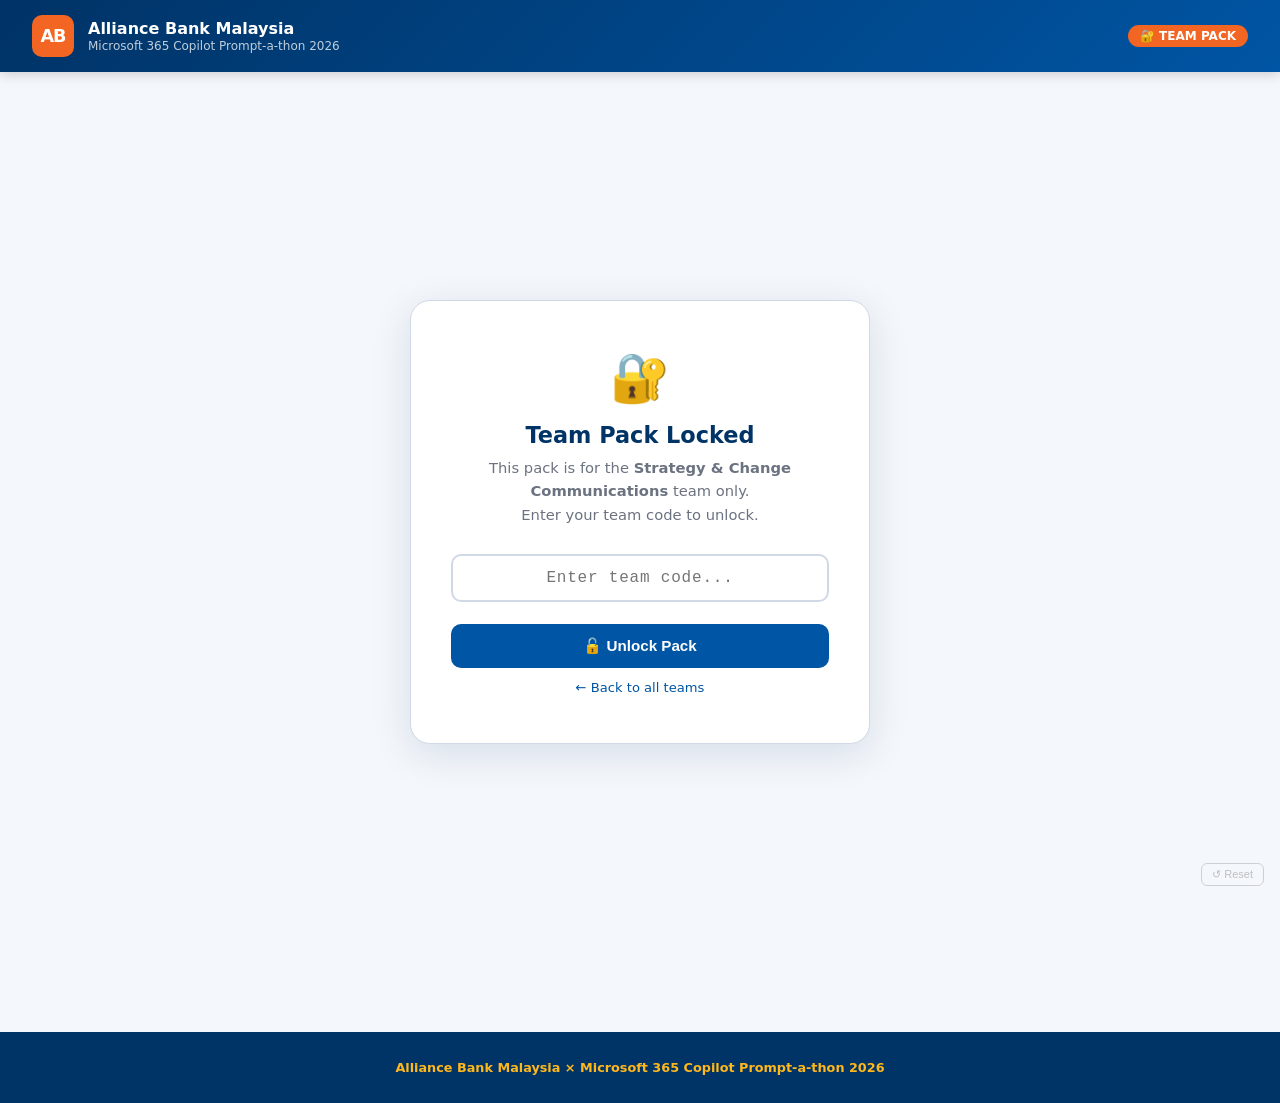
<file: teams/corporate-comms.html>
<!DOCTYPE html>
<html lang="en">
<head>
  <meta charset="UTF-8">
  <meta name="viewport" content="width=device-width, initial-scale=1.0">
  <meta name="team-id" content="corporate-comms">
  <title>Corporate Communications | Alliance Bank Prompt-a-thon 2026</title>
  <link rel="stylesheet" href="../assets/style.css">
</head>
<body>
  <!-- Wrong Team Block -->
  <div id="wrong-team-msg" style="display:none;position:fixed;inset:0;background:#0a1628;z-index:9999;flex-direction:column;align-items:center;justify-content:center;text-align:center;padding:40px;">
    <div style="font-size:3rem;margin-bottom:16px;">🔒</div>
    <h2 style="color:#fff;font-size:1.4rem;font-weight:800;margin-bottom:12px;">This is not your team pack.</h2>
    <p style="color:#94A3B8;font-size:0.95rem;max-width:420px;line-height:1.7;">Your team has already been assigned a pack. Please go back and open your own team pack.</p>
    <a href="../index.html" style="margin-top:24px;background:#F26522;color:#fff;padding:12px 28px;border-radius:8px;font-weight:700;font-size:0.95rem;text-decoration:none;">Back to Team Packs</a>
  </div>

  <!-- Header -->
  <header class="site-header">
    <div class="logo-area">
      <div class="logo-badge">AB</div>
      <div>
        <div style="font-weight:800;font-size:1rem;">Alliance Bank Malaysia</div>
        <div class="sub">Microsoft 365 Copilot Prompt-a-thon 2026</div>
      </div>
    </div>
    <span class="header-badge">🔐 TEAM PACK</span>
  </header>

  <!-- Lock Gate -->
  <div id="lock-gate" class="lock-gate">
    <div class="lock-box">
      <div class="lock-icon">🔐</div>
      <h2>Team Pack Locked</h2>
      <p>This pack is for the <strong>Strategy &amp; Change Communications</strong> team only.<br>Enter your team code to unlock.</p>
      <input type="text" id="team-code-input" class="lock-input" placeholder="Enter team code..." autocomplete="off" spellcheck="false">
      <p class="error-msg" id="error-msg"></p>
      <button id="unlock-btn" class="btn btn-primary" style="margin-top:8px;">🔓 Unlock Pack</button>
      <a href="../index.html" style="display:block;margin-top:12px;font-size:0.82rem;color:var(--ab-blue);text-decoration:none;">← Back to all teams</a>
    </div>
  </div>

  <!-- Team Content -->
  <div id="team-content">
    <!-- Hero -->
    <section class="team-hero" style="background: linear-gradient(135deg, #B45309 0%, #7C3A0E 100%);">
      <div class="container">
        <span class="team-label">Team 7 · Strategy &amp; Change Communications</span>
        <h1>Strategy &amp; Change Communications</h1>
        <div class="challenge-name">"Project Nexus: Heard by Everyone, Understood by Nobody"</div>
      </div>
    </section>

    <div class="container section" style="padding-top:36px;">
      <a href="../index.html" style="display:inline-flex;align-items:center;gap:8px;color:var(--ab-blue);font-weight:600;font-size:0.88rem;text-decoration:none;margin-bottom:24px;">← Back to All Teams</a>

      <!-- Company Background -->
      <div class="content-section">
        <h3><span class="sec-icon" style="background:#EFF8FF;">🏦</span>About Aurora Nexus Global</h3>
        <p style="font-size:0.93rem;line-height:1.75;color:#333;">Aurora Nexus Global is mid-way through the most significant strategic transformation in its history. Project Nexus 2027 is ANG's group-wide programme to modernise core infrastructure, accelerate digital growth, and redesign the operating model for the next phase of its APAC expansion. The Group Strategy and Transformation team leads the programme design and roadmap, with Group Digital and Information providing the technology backbone. Their shared mandate is to ensure that every part of the business understands what is changing, why it is changing, and what they need to do differently starting now.</p>
      </div>

      <!-- Business Pain Point -->
      <div class="content-section">
        <h3><span class="sec-icon" style="background:#FFF7F0;">⚠️</span>Business Pain Point</h3>
        <div class="pain-box">
          <p>Project Nexus 2027 launched in Q1 2025 with three flagship initiatives: core banking modernisation, a digital customer acquisition push, and an enterprise-wide operating model redesign. Each initiative had its own project team, its own town hall deck, and its own communications cadence. What none of them had was a single master narrative connecting all three into one coherent story. By the time divisional briefings were delivered, the framing had already drifted. Consumer Banking heard a growth story. Operations heard a cost-efficiency story. The Wealth Management division received no formal briefing at all, and found out about Nexus through forwarded slide decks. Three initiatives, ten divisions, no shared vocabulary: this is not a communications programme, it is a recipe for confusion at scale.</p>
          <p style="margin-top:12px;">The consequences are measurable. ANG's Q1 2025 employee sentiment survey recorded that 42% of staff say they do not understand what Project Nexus means for their role. Middle managers are the most confused cohort. In focus groups, managers reported receiving conflicting guidance: some were told their team structure would not change; others in equivalent roles across different divisions were told restructuring was coming. EXCO has been fielding escalation calls directly because managers do not know who else to ask. The communications infrastructure designed to prevent this problem is the infrastructure that created it.</p>
          <p style="margin-top:12px;">The root cause is not a weak strategy. The Nexus 2027 roadmap is well-defined and well-funded. The root cause is the translation layer between strategy and the people who execute it. Three separate communications approaches, four internal sponsors, and no single gatekeeper for message consistency means each initiative is running its own change programme in parallel. Employees receive fragments of the story rather than the story itself. The Alliance Islamic business received no formal communication at all and still logged 78 confusion-related queries. These are not communication gaps. They are governance failures presenting themselves as a messaging problem.</p>
        </div>
      </div>

      <!-- Data Table -->
      <div class="content-section">
        <h3><span class="sec-icon" style="background:#EFF8FF;">📊</span>Project Nexus 2027: Communications Breakdown by Initiative and Division</h3>
        <div style="overflow-x:auto;">
          <table style="width:100%;border-collapse:collapse;font-size:0.82rem;">
            <thead>
              <tr style="background:var(--ab-navy);color:white;">
                <th style="padding:10px 12px;text-align:left;white-space:nowrap;">Initiative Name</th>
                <th style="padding:10px 12px;text-align:left;white-space:nowrap;">Division</th>
                <th style="padding:10px 12px;text-align:left;white-space:nowrap;">Communication Channel</th>
                <th style="padding:10px 12px;text-align:left;white-space:nowrap;">Message Sent Date</th>
                <th style="padding:10px 12px;text-align:left;white-space:nowrap;">Employees Reached</th>
                <th style="padding:10px 12px;text-align:left;white-space:nowrap;">Confusion Tickets Raised</th>
                <th style="padding:10px 12px;text-align:left;white-space:nowrap;">Escalated to EXCO</th>
                <th style="padding:10px 12px;text-align:left;white-space:nowrap;">Aligned with Master Narrative?</th>
              </tr>
            </thead>
            <tbody>
              <tr style="background:#FFFFFF;border-bottom:1px solid var(--ab-border);"><td style="padding:9px 12px;">Core Banking Modernisation</td><td style="padding:9px 12px;">Technology</td><td style="padding:9px 12px;">Town Hall + Email</td><td style="padding:9px 12px;">15 Jan 2025</td><td style="padding:9px 12px;">420</td><td style="padding:9px 12px;">34</td><td style="padding:9px 12px;">Yes</td><td style="padding:9px 12px;">Partial</td></tr>
              <tr style="background:#F8FAFC;border-bottom:1px solid var(--ab-border);"><td style="padding:9px 12px;">Digital Acquisition Push</td><td style="padding:9px 12px;">Consumer Banking</td><td style="padding:9px 12px;">Town Hall</td><td style="padding:9px 12px;">18 Jan 2025</td><td style="padding:9px 12px;">680</td><td style="padding:9px 12px;">51</td><td style="padding:9px 12px;">Yes</td><td style="padding:9px 12px;">No</td></tr>
              <tr style="background:#FFFFFF;border-bottom:1px solid var(--ab-border);"><td style="padding:9px 12px;">Operating Model Redesign</td><td style="padding:9px 12px;">Group Operations</td><td style="padding:9px 12px;">Email Only</td><td style="padding:9px 12px;">22 Jan 2025</td><td style="padding:9px 12px;">510</td><td style="padding:9px 12px;">89</td><td style="padding:9px 12px;">Yes</td><td style="padding:9px 12px;">No</td></tr>
              <tr style="background:#F8FAFC;border-bottom:1px solid var(--ab-border);"><td style="padding:9px 12px;">Core Banking Modernisation</td><td style="padding:9px 12px;">Finance</td><td style="padding:9px 12px;">Slide Deck (emailed)</td><td style="padding:9px 12px;">5 Feb 2025</td><td style="padding:9px 12px;">180</td><td style="padding:9px 12px;">22</td><td style="padding:9px 12px;">No</td><td style="padding:9px 12px;">Partial</td></tr>
              <tr style="background:#FFFFFF;border-bottom:1px solid var(--ab-border);"><td style="padding:9px 12px;">Digital Acquisition Push</td><td style="padding:9px 12px;">SME Banking</td><td style="padding:9px 12px;">Manager Briefing</td><td style="padding:9px 12px;">10 Feb 2025</td><td style="padding:9px 12px;">210</td><td style="padding:9px 12px;">47</td><td style="padding:9px 12px;">Yes</td><td style="padding:9px 12px;">No</td></tr>
              <tr style="background:#F8FAFC;border-bottom:1px solid var(--ab-border);"><td style="padding:9px 12px;">Operating Model Redesign</td><td style="padding:9px 12px;">HR</td><td style="padding:9px 12px;">Town Hall</td><td style="padding:9px 12px;">14 Feb 2025</td><td style="padding:9px 12px;">270</td><td style="padding:9px 12px;">31</td><td style="padding:9px 12px;">No</td><td style="padding:9px 12px;">Partial</td></tr>
              <tr style="background:#FFFFFF;border-bottom:1px solid var(--ab-border);"><td style="padding:9px 12px;">Core Banking Modernisation</td><td style="padding:9px 12px;">Risk and Compliance</td><td style="padding:9px 12px;">Email Only</td><td style="padding:9px 12px;">19 Feb 2025</td><td style="padding:9px 12px;">150</td><td style="padding:9px 12px;">18</td><td style="padding:9px 12px;">No</td><td style="padding:9px 12px;">Yes</td></tr>
              <tr style="background:#F8FAFC;border-bottom:1px solid var(--ab-border);"><td style="padding:9px 12px;">Digital Acquisition Push</td><td style="padding:9px 12px;">Wealth Management</td><td style="padding:9px 12px;">None (not reached)</td><td style="padding:9px 12px;">N/A</td><td style="padding:9px 12px;">0</td><td style="padding:9px 12px;">63</td><td style="padding:9px 12px;">Yes</td><td style="padding:9px 12px;">N/A</td></tr>
              <tr style="background:#FFFFFF;border-bottom:1px solid var(--ab-border);"><td style="padding:9px 12px;">Operating Model Redesign</td><td style="padding:9px 12px;">Treasury</td><td style="padding:9px 12px;">Slide Deck (emailed)</td><td style="padding:9px 12px;">28 Feb 2025</td><td style="padding:9px 12px;">90</td><td style="padding:9px 12px;">14</td><td style="padding:9px 12px;">No</td><td style="padding:9px 12px;">Partial</td></tr>
              <tr style="background:#F8FAFC;border-bottom:1px solid var(--ab-border);"><td style="padding:9px 12px;">Core Banking Modernisation</td><td style="padding:9px 12px;">Retail Branches</td><td style="padding:9px 12px;">Manager Cascade</td><td style="padding:9px 12px;">7 Mar 2025</td><td style="padding:9px 12px;">940</td><td style="padding:9px 12px;">112</td><td style="padding:9px 12px;">Yes</td><td style="padding:9px 12px;">No</td></tr>
              <tr style="background:#FFFFFF;border-bottom:1px solid var(--ab-border);"><td style="padding:9px 12px;">Digital Acquisition Push</td><td style="padding:9px 12px;">Digital Team</td><td style="padding:9px 12px;">Internal Briefing</td><td style="padding:9px 12px;">12 Mar 2025</td><td style="padding:9px 12px;">130</td><td style="padding:9px 12px;">9</td><td style="padding:9px 12px;">No</td><td style="padding:9px 12px;">Yes</td></tr>
              <tr style="background:#F8FAFC;border-bottom:1px solid var(--ab-border);"><td style="padding:9px 12px;">Operating Model Redesign</td><td style="padding:9px 12px;">Alliance Islamic</td><td style="padding:9px 12px;">No Communication Sent</td><td style="padding:9px 12px;">N/A</td><td style="padding:9px 12px;">0</td><td style="padding:9px 12px;">78</td><td style="padding:9px 12px;">Yes</td><td style="padding:9px 12px;">N/A</td></tr>
            </tbody>
          </table>
        </div>
      </div>

      <!-- Email Thread -->
      <div class="content-section">
        <h3><span class="sec-icon" style="background:#FFFBEB;">📧</span>Email Thread</h3>
        <div style="background:#FAFAFA;border:1px solid var(--ab-border);border-radius:10px;padding:20px;font-size:0.87rem;line-height:1.7;">
          <div style="border-bottom:1px solid var(--ab-border);padding-bottom:12px;margin-bottom:16px;color:var(--ab-gray);">
            <strong style="color:#333;">From:</strong> Nazreen Aziz, Head of Group Strategy and Transformation, Aurora Nexus Global<br>
            <strong style="color:#333;">To:</strong> Group CEO<br>
            <strong style="color:#333;">Subject:</strong> The Story We're Telling About Nexus Is Not Landing
          </div>
          <p>I want to be direct before the next EXCO review. The communications strategy for Project Nexus is not working, and the gap between what we believe employees understand and what they actually understand is significant. Our Q1 sentiment data shows 42% of staff cannot connect Nexus to their own role. In the Retail Branches alone, 112 confusion-related queries were raised after the manager cascade, more than any other channel we deployed. We have three initiatives running in parallel, each with its own voice, its own sponsor, and its own slide deck. Employees are receiving three partial stories, not one complete one, and the effect is compounding with every new wave of communication.</p>
          <p style="margin-top:12px;">The more immediate problem is what this is doing to middle managers. They are the critical relay layer for this transformation, and right now they are being asked to answer questions they were never equipped to answer. Several have escalated directly to EXCO not because the strategy is wrong, but because they received conflicting guidance on what Nexus means for their specific teams. I am recommending that we pause all divisional communications for 30 days, consolidate the three initiative narratives into a single Nexus story, and give every manager a one-page briefing guide before the next wave goes out.</p>
        </div>
      </div>

      <!-- Chat Extract -->
      <div class="content-section">
        <h3><span class="sec-icon" style="background:#F0FDF4;">💬</span>Chat Extract: Strategy &amp; Transformation Leadership Channel</h3>
        <div style="background:#FAFAFA;border:1px solid var(--ab-border);border-radius:10px;padding:20px;font-size:0.87rem;display:flex;flex-direction:column;gap:14px;">
          <div>
            <div style="margin-bottom:3px;"><strong style="color:var(--ab-blue);">Jason Chew</strong> <span style="color:var(--ab-gray);font-size:0.78rem;">09:32</span></div>
            <div>Just came out of the Retail cascade debrief. Managers say they received four different versions of the Nexus slide deck and none of them matched what was presented at the town hall.</div>
          </div>
          <div>
            <div style="margin-bottom:3px;"><strong style="color:var(--ab-blue);">Liyana Kamarudin</strong> <span style="color:var(--ab-gray);font-size:0.78rem;">09:35</span></div>
            <div>This has been building since January. Each initiative team briefed its own division without checking what the others were saying. There is no master version control on the narrative.</div>
          </div>
          <div>
            <div style="margin-bottom:3px;"><strong style="color:var(--ab-blue);">Raj Subramaniam</strong> <span style="color:var(--ab-gray);font-size:0.78rem;">09:39</span></div>
            <div>Finance raised this with me last week. They received the operating model deck before they received the strategy overview, so the first thing they heard was "restructuring" without any context for why. No surprise they escalated.</div>
          </div>
          <div>
            <div style="margin-bottom:3px;"><strong style="color:var(--ab-blue);">Jason Chew</strong> <span style="color:var(--ab-gray);font-size:0.78rem;">09:43</span></div>
            <div>42% of staff saying they don't understand what Nexus means for their role is not just a communications problem. If the story isn't landing, it's because there isn't one story.</div>
          </div>
          <div>
            <div style="margin-bottom:3px;"><strong style="color:var(--ab-blue);">Liyana Kamarudin</strong> <span style="color:var(--ab-gray);font-size:0.78rem;">09:47</span></div>
            <div>We need a single narrative owner. Not a committee, one person who approves every Nexus message before it goes out. Otherwise we'll be doing damage control all the way through 2027.</div>
          </div>
        </div>
      </div>

      <!-- Tasks -->
      <div class="content-section">
        <h3><span class="sec-icon" style="background:#F5F3FF;">🎯</span>Your Tasks</h3>
        <div style="display:flex;flex-direction:column;gap:16px;margin-top:4px;">
          <div style="display:flex;gap:14px;align-items:flex-start;">
            <div style="min-width:32px;height:32px;background:var(--ab-blue);color:white;border-radius:50%;display:flex;align-items:center;justify-content:center;font-weight:800;font-size:0.85rem;flex-shrink:0;margin-top:2px;">1</div>
            <p style="font-size:0.93rem;line-height:1.7;padding-top:4px;">Using the communications data provided, identify where Project Nexus messaging is breaking down most severely. Which initiatives, divisions, and channels are generating the highest confusion? What is the common thread across the highest-confusion events? Use Copilot to identify patterns across the dataset, flag the combinations of initiative, channel, and division that carry the most risk, and quantify how many employees have been reached with a message that conflicts with the master narrative.</p>
          </div>
          <div style="display:flex;gap:14px;align-items:flex-start;">
            <div style="min-width:32px;height:32px;background:var(--ab-blue);color:white;border-radius:50%;display:flex;align-items:center;justify-content:center;font-weight:800;font-size:0.85rem;flex-shrink:0;margin-top:2px;">2</div>
            <p style="font-size:0.93rem;line-height:1.7;padding-top:4px;">What does a unified change communications model for Project Nexus 2027 look like? Define the master narrative structure, the governance model for message approval, and what a well-equipped manager briefing pack must contain. Use Copilot to help you build a communications architecture that can serve all three initiatives, adapt to different audiences without losing consistency, and be governed by a single narrative owner rather than a committee.</p>
          </div>
          <div style="display:flex;gap:14px;align-items:flex-start;">
            <div style="min-width:32px;height:32px;background:var(--ab-blue);color:white;border-radius:50%;display:flex;align-items:center;justify-content:center;font-weight:800;font-size:0.85rem;flex-shrink:0;margin-top:2px;">3</div>
            <p style="font-size:0.93rem;line-height:1.7;padding-top:4px;">Identify the three most important structural changes ANG must make in the next 90 days to move from fragmented messaging to one unified Nexus narrative. Define what "communications aligned" looks like as a measurable outcome. Use Copilot to draft a 90-day communications recovery plan that EXCO could approve and track, including a proposed narrative owner role, a message governance process, and a manager enablement sprint.</p>
          </div>
        </div>
      </div>

            <!-- Working File -->
      <div class="content-section" style="background:linear-gradient(135deg,#EFF6FF,#E0EEFF);border:1px solid #BFDBFE;">
        <h3><span class="sec-icon" style="background:#DBEAFE;">📝</span>Your Working File</h3>
        <p style="font-size:0.92rem;line-height:1.7;color:#1E3A5F;">Your working folder contains <strong>2 files</strong> for your team:</p>
        <ul style="font-size:0.92rem;line-height:1.9;color:#1E3A5F;margin:10px 0 0 18px;">
          <li>📊 <strong>BLANK – Promptathon Team Pack</strong>: your main working file. Use this to document your prompts, Copilot outputs, and key insights throughout the challenge. You will present from this at the end.</li>
          <li>⚖️ <strong>Peer Judging Sheet</strong>: used during the presentation segment. You will score the <em>other</em> teams while they present their work.</li>
        </ul>
        <div style="margin-top:16px;background:white;border:1px solid #BFDBFE;border-radius:10px;padding:16px;text-align:center;">
          <a href="https://absx62256373-my.sharepoint.com/:f:/g/personal/admin_absx62256373_onmicrosoft_com/IgBDBiLG3sWoTrQ4a4kFYMLrAXseN18-w8i4wD-rDanIKy4?e=ZvPPo5" target="_blank" rel="noopener" style="display:inline-flex;align-items:center;gap:10px;background:#0055A4;color:#fff;padding:13px 28px;border-radius:8px;font-weight:700;font-size:0.95rem;text-decoration:none;">🔗 Open Your Working Folder</a>
          <p style="margin-top:10px;font-size:0.8rem;color:var(--ab-gray);">Opens in OneDrive. Use Incognito / InPrivate mode.</p>
        </div>
        <div style="margin-top:12px;background:#FFF7ED;border:1px solid #FED7AA;border-radius:10px;padding:14px 16px;font-size:0.88rem;color:#92400E;display:flex;gap:10px;align-items:flex-start;">
          <span style="font-size:1.2rem;flex-shrink:0;">🕵️</span>
          <div><strong>Important:</strong> Open the working file in an <strong>Incognito</strong> (Chrome) or <strong>InPrivate</strong> (Edge) window. This ensures you are working from the correct shared folder and your work is saved properly.</div>
        </div>
      </div>

      <!-- Power Up Gate -->
      <div id="powerup-gate">
        <div class="powerup-locked-icons">⚡🔒⚡</div>
        <h3>Power Ups: Locked</h3>
        <p>Power Ups are your next step — take what you built today and think about how to bring it back to your real work at Alliance Bank.<br>Complete your challenge tasks first, then unlock them here.</p>
        <button id="reveal-powerups-btn" class="btn btn-orange" style="max-width:300px;margin:0 auto;">✅ We've Completed Our Work. Reveal Power Ups!</button>
      </div>

      <!-- Revealed Banner -->
      <div id="revealed-banner" class="revealed-banner" style="display:none;">
        ✅ &nbsp; Power Ups revealed! Use these to take your output to the next level before presenting.
      </div>

      <!-- Confetti burst -->
      <div id="confetti-burst" style="display:none;text-align:center;font-size:2rem;padding:16px;letter-spacing:8px;">⚡🎉⚡🎉⚡🎉⚡🎉⚡</div>

      <!-- Power Ups Section -->
      <div id="powerups-section">
        <div class="section-title" style="margin-bottom:16px;">&#9889; Power Up: Adopt It</div>
        <p style="color:#333;font-size:0.9rem;margin-bottom:24px;">You have used Copilot to solve a scenario. Now bring it back to your real work at Alliance Bank.</p>

        <!-- Step 1 -->
        <div class="powerup-card" style="margin-bottom:16px;">
          <div class="pu-header">
            <span class="pu-num">1</span>
            <span class="pu-title">Pick Your Use Case <span style="font-size:0.8rem;font-weight:500;opacity:0.7;">&middot; 5 min</span></span>
          </div>
          <p style="font-size:0.88rem;line-height:1.7;margin:0 0 12px;">In Tasks 1 and 2, you found that the core problem is not the strategy but the translation layer. Different sponsors, different decks, different timing, and no single narrative owner produces a different impression of the same programme in every part of the business. You then designed a governance model and a unified communications architecture to fix it. Alliance Bank's Strategy and Communications teams face this challenge every time a major programme or policy change launches.</p>
          <p style="font-size:0.87rem;margin-bottom:8px;font-weight:600;">Use cases from strategy and change communications teams at banks like yours. React to these: swap, add, or keep.</p>
          <ul style="font-size:0.86rem;line-height:1.9;color:#333;margin:0 0 14px 18px;">
            <li>Analyse a set of employee survey responses and group the confusion themes by initiative, division, and manager tier, then identify the top three narrative gaps that need immediate closure</li>
            <li>Draft a one-page manager briefing on a strategic initiative that connects the group-level strategy to what it means for that specific team's day-to-day responsibilities</li>
            <li>Review two or three communications covering the same initiative and identify where the messages diverge, contradict each other, or omit information that a manager would need to answer staff questions</li>
            <li>Write a master narrative summary for a strategic programme that can be consistently adapted for EXCO, middle managers, and frontline staff without losing its core logic</li>
            <li>Generate a communications sequencing calendar that coordinates messages across multiple initiatives and prevents conflicting information from reaching the same audience simultaneously</li>
          </ul>
          <p style="font-size:0.87rem;margin-bottom:8px;">As a team, pick your top 3, then paste this into Copilot:</p>
          <div class="pu-prompt">"We work in strategy and change communications at a bank. Here are 3 Copilot use cases we identified: [list them]. Score each on: time saved per week, how often we'd use it, and ease of implementation. Rank them and explain your top pick."</div>
        </div>

        <!-- Step 2 -->
        <div class="powerup-card" style="margin-bottom:16px;">
          <div class="pu-header">
            <span class="pu-num">2</span>
            <span class="pu-title">Build the Prompt <span style="font-size:0.8rem;font-weight:500;opacity:0.7;">&middot; 5 min</span></span>
          </div>
          <p style="font-size:0.88rem;line-height:1.7;margin:0 0 12px;">Your winning use case needs a great prompt. Paste this into Copilot:</p>
          <div class="pu-prompt">"For this use case: [describe your winning use case]. What data or input would we need? Write the best Copilot prompt to make this work. Then show a sample output."</div>
          <p style="font-size:0.86rem;margin-top:10px;color:var(--ab-gray);">Test it. Refine it. Make it yours.</p>
        </div>

        <!-- Step 3 -->
        <div class="powerup-card">
          <div class="pu-header">
            <span class="pu-num">3</span>
            <span class="pu-title">Pitch It <span style="font-size:0.8rem;font-weight:500;opacity:0.7;">&middot; 5 min</span></span>
          </div>
          <p style="font-size:0.88rem;line-height:1.7;margin:0 0 12px;">Draft your adoption pitch:</p>
          <div class="pu-prompt">"Draft a short adoption pitch for our strategy manager: what the use case is, what problem it solves, what data or content we'd give Copilot, and what the first step is to roll it out to the team."</div>
        </div>
      </div>

    </div>
  </div>

  <footer class="site-footer">
    <strong>Alliance Bank Malaysia × Microsoft 365 Copilot Prompt-a-thon 2026</strong>
  </footer>
  <script src="../assets/script.js"></script>
</body>
</html>
</file>
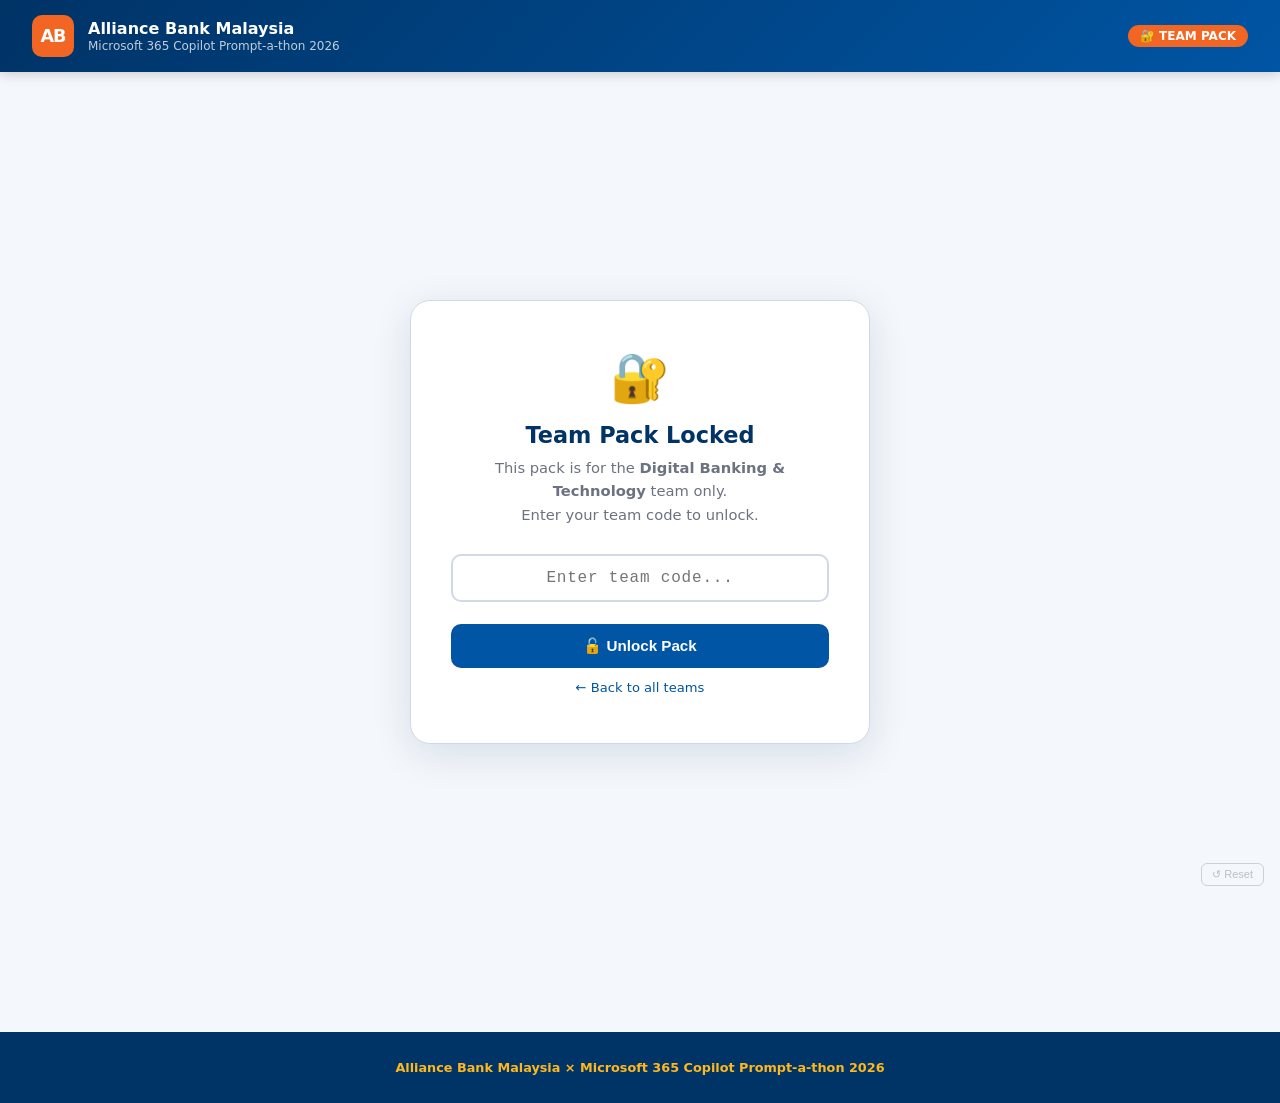
<file: teams/digital-technology.html>
<!DOCTYPE html>
<html lang="en">
<head>
  <meta charset="UTF-8">
  <meta name="viewport" content="width=device-width, initial-scale=1.0">
  <meta name="team-id" content="digital-technology">
  <title>Digital Banking &amp; Technology | Alliance Bank Prompt-a-thon 2026</title>
  <link rel="stylesheet" href="../assets/style.css">
</head>
<body>
  <!-- Wrong Team Block -->
  <div id="wrong-team-msg" style="display:none;position:fixed;inset:0;background:#0a1628;z-index:9999;flex-direction:column;align-items:center;justify-content:center;text-align:center;padding:40px;">
    <div style="font-size:3rem;margin-bottom:16px;">🔒</div>
    <h2 style="color:#fff;font-size:1.4rem;font-weight:800;margin-bottom:12px;">This is not your team pack.</h2>
    <p style="color:#94A3B8;font-size:0.95rem;max-width:420px;line-height:1.7;">Your team has already been assigned a pack. Please go back and open your own team pack.</p>
    <a href="../index.html" style="margin-top:24px;background:#F26522;color:#fff;padding:12px 28px;border-radius:8px;font-weight:700;font-size:0.95rem;text-decoration:none;">Back to Team Packs</a>
  </div>

  <!-- Header -->
  <header class="site-header">
    <div class="logo-area">
      <div class="logo-badge">AB</div>
      <div>
        <div style="font-weight:800;font-size:1rem;">Alliance Bank Malaysia</div>
        <div class="sub">Microsoft 365 Copilot Prompt-a-thon 2026</div>
      </div>
    </div>
    <span class="header-badge">🔐 TEAM PACK</span>
  </header>

  <!-- Lock Gate -->
  <div id="lock-gate" class="lock-gate">
    <div class="lock-box">
      <div class="lock-icon">🔐</div>
      <h2>Team Pack Locked</h2>
      <p>This pack is for the <strong>Digital Banking &amp; Technology</strong> team only.<br>Enter your team code to unlock.</p>
      <input type="text" id="team-code-input" class="lock-input" placeholder="Enter team code..." autocomplete="off" spellcheck="false">
      <p class="error-msg" id="error-msg"></p>
      <button id="unlock-btn" class="btn btn-primary" style="margin-top:8px;">🔓 Unlock Pack</button>
      <a href="../index.html" style="display:block;margin-top:12px;font-size:0.82rem;color:var(--ab-blue);text-decoration:none;">← Back to all teams</a>
    </div>
  </div>

  <!-- Team Content -->
  <div id="team-content">
    <!-- Hero -->
    <section class="team-hero" style="background: linear-gradient(135deg, #0891B2 0%, #055E75 100%);">
      <div class="container">
        <span class="team-label">Team 6 · Digital Banking &amp; Technology</span>
        <h1>Digital Banking &amp; Technology Pack</h1>
        <div class="challenge-name">"The Feature Freeze"</div>
      </div>
    </section>

    <div class="container section" style="padding-top:36px;">
      <a href="../index.html" style="display:inline-flex;align-items:center;gap:8px;color:var(--ab-blue);font-weight:600;font-size:0.88rem;text-decoration:none;margin-bottom:24px;">← Back to All Teams</a>

      <!-- Company Background -->
      <div class="content-section">
        <h3><span class="sec-icon" style="background:#EFF8FF;">🏦</span>About Aurora Nexus Global</h3>
        <p style="font-size:0.93rem;line-height:1.75;color:#333;">Aurora Nexus Global is a mid-sized financial services group operating across Malaysia and the APAC region. The Digital Banking &amp; Technology division runs the ANG Mobile platform, internet banking, and the Group's technology infrastructure. Delivering the digital leadership pillar of Project Nexus 2027 means shipping better features, faster, but right now the team is trapped in a cycle of delays that have nothing to do with code quality.</p>
      </div>

      <!-- Business Pain Point -->
      <div class="content-section">
        <h3><span class="sec-icon" style="background:#FFF7F0;">⚠️</span>Business Pain Point</h3>
        <div class="pain-box">
          <p>Aurora Nexus Global's digital platform targets an 8-week release cycle. The actual average is 11.5 weeks. The 3.5-week gap is not caused by development complexity or testing failures; it is caused by documentation problems at the start of every cycle.</p>
          <p style="margin-top:12px;">Business Analysts write requirements in formats that vary by individual. Product Owners and developers interpret the same requirements differently. Acceptance criteria are either missing or written so loosely that UAT fails on definitions, not functionality. When a feature fails UAT, the cycle stalls while the BA, Product Owner, and developer debate what was originally meant. The average requirements clarification ticket stays open for 8 days.</p>
          <p style="margin-top:12px;">Senior developers have flagged that up to 35% of their sprint capacity is consumed by requirements clarification. Three developers raised this formally in the Q1 retrospective. One described it as "spending more time in meetings about what we're building than actually building it."</p>
        </div>
      </div>

      <!-- Data Table -->
      <div class="content-section">
        <h3><span class="sec-icon" style="background:#EFF8FF;">📊</span>Release Delay &amp; Requirements Quality Log: Jan–Apr 2025</h3>
        <div style="overflow-x:auto;">
          <table style="width:100%;border-collapse:collapse;font-size:0.82rem;">
            <thead>
              <tr style="background:var(--ab-navy);color:white;">
                <th style="padding:10px 12px;text-align:left;white-space:nowrap;">Release</th>
                <th style="padding:10px 12px;text-align:left;white-space:nowrap;">Feature</th>
                <th style="padding:10px 12px;text-align:left;white-space:nowrap;">BA</th>
                <th style="padding:10px 12px;text-align:left;white-space:nowrap;">Target Date</th>
                <th style="padding:10px 12px;text-align:left;white-space:nowrap;">Actual Date</th>
                <th style="padding:10px 12px;text-align:left;white-space:nowrap;">Delay (days)</th>
                <th style="padding:10px 12px;text-align:left;white-space:nowrap;">Root Cause</th>
                <th style="padding:10px 12px;text-align:left;white-space:nowrap;">Clarification Tickets</th>
                <th style="padding:10px 12px;text-align:left;white-space:nowrap;">UAT 1st Pass?</th>
              </tr>
            </thead>
            <tbody>
              <tr style="background:#FFFFFF;border-bottom:1px solid var(--ab-border);"><td style="padding:9px 12px;">R2025-01</td><td style="padding:9px 12px;">Biometric Login</td><td style="padding:9px 12px;">Aisha K.</td><td style="padding:9px 12px;">31-Jan</td><td style="padding:9px 12px;">18-Feb</td><td style="padding:9px 12px;">18</td><td style="padding:9px 12px;">Ambiguous acceptance criteria</td><td style="padding:9px 12px;">4</td><td style="padding:9px 12px;">No</td></tr>
              <tr style="background:#F8FAFC;border-bottom:1px solid var(--ab-border);"><td style="padding:9px 12px;">R2025-01</td><td style="padding:9px 12px;">FD Renewal Flow</td><td style="padding:9px 12px;">James T.</td><td style="padding:9px 12px;">31-Jan</td><td style="padding:9px 12px;">14-Feb</td><td style="padding:9px 12px;">14</td><td style="padding:9px 12px;">Missing edge cases</td><td style="padding:9px 12px;">3</td><td style="padding:9px 12px;">No</td></tr>
              <tr style="background:#FFFFFF;border-bottom:1px solid var(--ab-border);"><td style="padding:9px 12px;">R2025-02</td><td style="padding:9px 12px;">Card Limit Self-Serve</td><td style="padding:9px 12px;">Aisha K.</td><td style="padding:9px 12px;">28-Feb</td><td style="padding:9px 12px;">21-Mar</td><td style="padding:9px 12px;">21</td><td style="padding:9px 12px;">Incomplete security requirements</td><td style="padding:9px 12px;">6</td><td style="padding:9px 12px;">No</td></tr>
              <tr style="background:#F8FAFC;border-bottom:1px solid var(--ab-border);"><td style="padding:9px 12px;">R2025-02</td><td style="padding:9px 12px;">Notification Centre</td><td style="padding:9px 12px;">Pradeep M.</td><td style="padding:9px 12px;">28-Feb</td><td style="padding:9px 12px;">07-Mar</td><td style="padding:9px 12px;">7</td><td style="padding:9px 12px;">Minor scope gap</td><td style="padding:9px 12px;">1</td><td style="padding:9px 12px;">Yes</td></tr>
              <tr style="background:#FFFFFF;border-bottom:1px solid var(--ab-border);"><td style="padding:9px 12px;">R2025-03</td><td style="padding:9px 12px;">PayBills Redesign</td><td style="padding:9px 12px;">James T.</td><td style="padding:9px 12px;">31-Mar</td><td style="padding:9px 12px;">25-Apr</td><td style="padding:9px 12px;">25</td><td style="padding:9px 12px;">Requirements rewritten mid-sprint</td><td style="padding:9px 12px;">8</td><td style="padding:9px 12px;">No</td></tr>
              <tr style="background:#F8FAFC;border-bottom:1px solid var(--ab-border);"><td style="padding:9px 12px;">R2025-03</td><td style="padding:9px 12px;">Account Summary v2</td><td style="padding:9px 12px;">Aisha K.</td><td style="padding:9px 12px;">31-Mar</td><td style="padding:9px 12px;">11-Apr</td><td style="padding:9px 12px;">11</td><td style="padding:9px 12px;">Undefined data fields</td><td style="padding:9px 12px;">3</td><td style="padding:9px 12px;">No</td></tr>
              <tr style="background:#FFFFFF;border-bottom:1px solid var(--ab-border);"><td style="padding:9px 12px;">R2025-04</td><td style="padding:9px 12px;">SME Dashboard</td><td style="padding:9px 12px;">Pradeep M.</td><td style="padding:9px 12px;">30-Apr</td><td style="padding:9px 12px;">09-May</td><td style="padding:9px 12px;">9</td><td style="padding:9px 12px;">Conflicting stakeholder inputs</td><td style="padding:9px 12px;">2</td><td style="padding:9px 12px;">Yes</td></tr>
              <tr style="background:#F8FAFC;border-bottom:1px solid var(--ab-border);"><td style="padding:9px 12px;">R2025-04</td><td style="padding:9px 12px;">Touch ID Fallback</td><td style="padding:9px 12px;">James T.</td><td style="padding:9px 12px;">30-Apr</td><td style="padding:9px 12px;">27-May</td><td style="padding:9px 12px;">27</td><td style="padding:9px 12px;">Acceptance criteria missing</td><td style="padding:9px 12px;">7</td><td style="padding:9px 12px;">No</td></tr>
              <tr style="background:#FFFFFF;border-bottom:1px solid var(--ab-border);"><td style="padding:9px 12px;">R2025-04</td><td style="padding:9px 12px;">eStatement Redesign</td><td style="padding:9px 12px;">Aisha K.</td><td style="padding:9px 12px;">30-Apr</td><td style="padding:9px 12px;">19-May</td><td style="padding:9px 12px;">19</td><td style="padding:9px 12px;">Scope change approved late</td><td style="padding:9px 12px;">5</td><td style="padding:9px 12px;">No</td></tr>
              <tr style="background:#F8FAFC;border-bottom:1px solid var(--ab-border);"><td style="padding:9px 12px;">R2025-05</td><td style="padding:9px 12px;">Wealth Dashboard</td><td style="padding:9px 12px;">Pradeep M.</td><td style="padding:9px 12px;">31-May</td><td style="padding:9px 12px;">05-Jun</td><td style="padding:9px 12px;">5</td><td style="padding:9px 12px;">Minor wording ambiguity</td><td style="padding:9px 12px;">1</td><td style="padding:9px 12px;">Yes</td></tr>
              <tr style="background:#FFFFFF;border-bottom:1px solid var(--ab-border);"><td style="padding:9px 12px;">R2025-05</td><td style="padding:9px 12px;">Loan Repayment UX</td><td style="padding:9px 12px;">James T.</td><td style="padding:9px 12px;">31-May</td><td style="padding:9px 12px;">30-Jun</td><td style="padding:9px 12px;">30</td><td style="padding:9px 12px;">Requirements not baselined</td><td style="padding:9px 12px;">9</td><td style="padding:9px 12px;">No</td></tr>
              <tr style="background:#F8FAFC;border-bottom:1px solid var(--ab-border);"><td style="padding:9px 12px;">R2025-05</td><td style="padding:9px 12px;">CASA Interest Display</td><td style="padding:9px 12px;">Aisha K.</td><td style="padding:9px 12px;">31-May</td><td style="padding:9px 12px;">12-Jun</td><td style="padding:9px 12px;">12</td><td style="padding:9px 12px;">Missing compliance note</td><td style="padding:9px 12px;">4</td><td style="padding:9px 12px;">No</td></tr>
            </tbody>
          </table>
        </div>
      </div>

      <!-- Email Thread -->
      <div class="content-section">
        <h3><span class="sec-icon" style="background:#FFFBEB;">📧</span>Email Thread</h3>
        <div style="background:#FAFAFA;border:1px solid var(--ab-border);border-radius:10px;padding:20px;font-size:0.87rem;line-height:1.7;">
          <div style="border-bottom:1px solid var(--ab-border);padding-bottom:12px;margin-bottom:16px;color:var(--ab-gray);">
            <strong style="color:#333;">From:</strong> Chief Technology Officer, Aurora Nexus Global<br>
            <strong style="color:#333;">To:</strong> Head of Digital Product &amp; Head of Engineering<br>
            <strong style="color:#333;">Subject:</strong> Release Delays: This Is Now a Business Issue
          </div>
          <p>I've reviewed the Q1 delivery report. We shipped 7 of 12 planned features on time. Of the 5 late deliveries, 4 were delayed by requirements issues, not engineering. That is the fourth consecutive quarter where requirements quality is the single largest contributor to delay.</p>
          <p style="margin-top:12px;">This matters beyond delivery metrics. The Consumer Banking team has been waiting since February for the card limit self-serve feature. Every week it is delayed costs us branch calls and advisor time. I want a root cause analysis and a clear proposal for how we fix this. Not a workaround. A fix.</p>
        </div>
      </div>

      <!-- Chat Extract -->
      <div class="content-section">
        <h3><span class="sec-icon" style="background:#F0FDF4;">💬</span>Chat Extract: Digital Product &amp; Engineering Channel</h3>
        <div style="background:#FAFAFA;border:1px solid var(--ab-border);border-radius:10px;padding:20px;font-size:0.87rem;display:flex;flex-direction:column;gap:14px;">
          <div>
            <div style="margin-bottom:3px;"><strong style="color:var(--ab-blue);">Aisha (BA)</strong> <span style="color:var(--ab-gray);font-size:0.78rem;">11:15</span></div>
            <div>Touch ID fallback had no acceptance criteria when it came into the sprint. I wrote them in planning and they were changed three times by three different stakeholders.</div>
          </div>
          <div>
            <div style="margin-bottom:3px;"><strong style="color:var(--ab-blue);">Reza (Dev Lead)</strong> <span style="color:var(--ab-gray);font-size:0.78rem;">11:18</span></div>
            <div>By the time criteria were agreed, we had already lost a week.</div>
          </div>
          <div>
            <div style="margin-bottom:3px;"><strong style="color:var(--ab-blue);">James (BA)</strong> <span style="color:var(--ab-gray);font-size:0.78rem;">11:21</span></div>
            <div>PayBills was worse. Requirements were rewritten on day 8 of a 10-day sprint.</div>
          </div>
          <div>
            <div style="margin-bottom:3px;"><strong style="color:var(--ab-blue);">Pradeep (BA)</strong> <span style="color:var(--ab-gray);font-size:0.78rem;">11:24</span></div>
            <div>My last three features had one clarification ticket each and shipped close to schedule. I do a walkthrough with the dev lead before the sprint starts.</div>
          </div>
          <div>
            <div style="margin-bottom:3px;"><strong style="color:var(--ab-blue);">Reza (Dev Lead)</strong> <span style="color:var(--ab-gray);font-size:0.78rem;">11:27</span></div>
            <div>That's the point. It works when we do it right. We just don't do it consistently.</div>
          </div>
        </div>
      </div>

      <!-- Tasks -->
      <div class="content-section">
        <h3><span class="sec-icon" style="background:#F5F3FF;">🎯</span>Your Tasks</h3>
        <div style="display:flex;flex-direction:column;gap:16px;margin-top:4px;">
          <div style="display:flex;gap:14px;align-items:flex-start;">
            <div style="min-width:32px;height:32px;background:var(--ab-blue);color:white;border-radius:50%;display:flex;align-items:center;justify-content:center;font-weight:800;font-size:0.85rem;flex-shrink:0;margin-top:2px;">1</div>
            <p style="font-size:0.93rem;line-height:1.7;padding-top:4px;">Analyse the release data and team conversations to identify the patterns behind the delays: which types of requirement failures cause the longest delays, and where do problems consistently cluster across BAs, features, or sprint stages?</p>
          </div>
          <div style="display:flex;gap:14px;align-items:flex-start;">
            <div style="min-width:32px;height:32px;background:var(--ab-blue);color:white;border-radius:50%;display:flex;align-items:center;justify-content:center;font-weight:800;font-size:0.85rem;flex-shrink:0;margin-top:2px;">2</div>
            <p style="font-size:0.93rem;line-height:1.7;padding-top:4px;">Design an ideal requirements and release process for Aurora Nexus Global's digital team, one that prevents ambiguity from entering a sprint and ensures every feature is ready before development begins.</p>
          </div>
          <div style="display:flex;gap:14px;align-items:flex-start;">
            <div style="min-width:32px;height:32px;background:var(--ab-blue);color:white;border-radius:50%;display:flex;align-items:center;justify-content:center;font-weight:800;font-size:0.85rem;flex-shrink:0;margin-top:2px;">3</div>
            <p style="font-size:0.93rem;line-height:1.7;padding-top:4px;">Recommend what ANG should standardise so that Pradeep's approach becomes the team's consistent approach, and what would need to change to make that happen.</p>
          </div>
        </div>
      </div>

      <!-- Working File -->
      <div class="content-section" style="background:linear-gradient(135deg,#EFF6FF,#E0EEFF);border:1px solid #BFDBFE;">
        <h3><span class="sec-icon" style="background:#DBEAFE;">📝</span>Your Working File</h3>
        <p style="font-size:0.92rem;line-height:1.7;color:#1E3A5F;">Your working folder contains <strong>2 files</strong> for your team:</p>
        <ul style="font-size:0.92rem;line-height:1.9;color:#1E3A5F;margin:10px 0 0 18px;">
          <li>📊 <strong>BLANK – Promptathon Team Pack</strong>: your main working file. Use this to document your prompts, Copilot outputs, and key insights throughout the challenge. You will present from this at the end.</li>
          <li>⚖️ <strong>Peer Judging Sheet</strong>: used during the presentation segment. You will score the <em>other</em> teams while they present their work.</li>
        </ul>
        <div style="margin-top:16px;background:white;border:1px solid #BFDBFE;border-radius:10px;padding:16px;text-align:center;">
          <a href="https://absx62256373-my.sharepoint.com/:f:/g/personal/admin_absx62256373_onmicrosoft_com/IgCat0vMy0X9TpuKiS0PiYMTAdfE8t3c2GebsMcvK6IbZZc?e=DpGB1G" target="_blank" rel="noopener" style="display:inline-flex;align-items:center;gap:10px;background:#0055A4;color:#fff;padding:13px 28px;border-radius:8px;font-weight:700;font-size:0.95rem;text-decoration:none;">🔗 Open Your Working Folder</a>
          <p style="margin-top:10px;font-size:0.8rem;color:var(--ab-gray);">Opens in OneDrive. Use Incognito / InPrivate mode.</p>
        </div>
        <div style="margin-top:12px;background:#FFF7ED;border:1px solid #FED7AA;border-radius:10px;padding:14px 16px;font-size:0.88rem;color:#92400E;display:flex;gap:10px;align-items:flex-start;">
          <span style="font-size:1.2rem;flex-shrink:0;">🕵️</span>
          <div><strong>Important:</strong> Open the working file in an <strong>Incognito</strong> (Chrome) or <strong>InPrivate</strong> (Edge) window. This ensures you are working from the correct shared folder and your work is saved properly.</div>
        </div>
      </div>

      <!-- Power Up Gate -->
      <div id="powerup-gate">
        <div class="powerup-locked-icons">⚡🔒⚡</div>
        <h3>Power Ups: Locked</h3>
        <p>Power Ups are special Copilot prompts that can supercharge your output.<br>Complete your challenge tasks first, then unlock them here.</p>
        <button id="reveal-powerups-btn" class="btn btn-orange" style="max-width:300px;margin:0 auto;">✅ We've Completed Our Work. Reveal Power Ups!</button>
      </div>

      <!-- Revealed Banner -->
      <div id="revealed-banner" class="revealed-banner" style="display:none;">
        ✅ &nbsp; Power Ups revealed! Use these to take your output to the next level before presenting.
      </div>

      <!-- Confetti burst -->
      <div id="confetti-burst" style="display:none;text-align:center;font-size:2rem;padding:16px;letter-spacing:8px;">⚡🎉⚡🎉⚡🎉⚡🎉⚡</div>

      <!-- Power Ups Section -->
      <div id="powerups-section">
        <div class="section-title" style="margin-bottom:16px;">&#9889; Power Up: Adopt It</div>
        <p style="color:#333;font-size:0.9rem;margin-bottom:24px;">You have used Copilot to solve a scenario. Now bring it back to your real work at Alliance Bank.</p>

        <!-- Step 1 -->
        <div class="powerup-card" style="margin-bottom:16px;">
          <div class="pu-header">
            <span class="pu-num">1</span>
            <span class="pu-title">Pick Your Use Case <span style="font-size:0.8rem;font-weight:500;opacity:0.7;">&middot; 5 min</span></span>
          </div>
          <p style="font-size:0.88rem;line-height:1.7;margin:0 0 12px;">In Tasks 1 and 2, you found that most release delays trace back to a small set of predictable failure types: incomplete requirements, UAT surprises, and environment issues that were foreseeable but not planned for. You then designed a standardised process that makes those failure modes visible before they become delays. Alliance Bank's technology delivery teams see the same patterns cycle after cycle.</p>
          <p style="font-size:0.87rem;margin-bottom:8px;font-weight:600;">Use cases from digital banking and technology teams at banks like yours. React to these: swap, add, or keep.</p>
          <ul style="font-size:0.86rem;line-height:1.9;color:#333;margin:0 0 14px 18px;">
            <li>Analyse a release log and classify each delay by failure type: requirements gap, UAT failure, environment issue, or deployment error, then identify which type accounts for the most cumulative delay hours</li>
            <li>Draft a standardised requirements template for a new feature request, based on the acceptance criteria from the team's last five successful releases</li>
            <li>Review a user story before sprint planning and flag missing acceptance criteria, unstated dependency assumptions, or scope boundaries that will cause problems later</li>
            <li>Write a post-release review summary from incident notes and team debrief comments, formatted for the delivery retrospective and ready to share</li>
            <li>Generate a release readiness checklist for the next release, built directly from the failure patterns in the team's last 10 delivery cycles</li>
          </ul>
          <p style="font-size:0.87rem;margin-bottom:8px;">As a team, pick your top 3, then paste this into Copilot:</p>
          <div class="pu-prompt">"We work in digital banking and technology at a bank. Here are 3 Copilot use cases we identified: [list them]. Score each on: time saved per week, how often we'd use it, and ease of implementation. Rank them and explain your top pick."</div>
        </div>

        <!-- Step 2 -->
        <div class="powerup-card" style="margin-bottom:16px;">
          <div class="pu-header">
            <span class="pu-num">2</span>
            <span class="pu-title">Build the Prompt <span style="font-size:0.8rem;font-weight:500;opacity:0.7;">&middot; 5 min</span></span>
          </div>
          <p style="font-size:0.88rem;line-height:1.7;margin:0 0 12px;">Your winning use case needs a great prompt. Paste this into Copilot:</p>
          <div class="pu-prompt">"For this use case: [describe your winning use case]. What data or input would we need? Write the best Copilot prompt to make this work. Then show a sample output."</div>
          <p style="font-size:0.86rem;margin-top:10px;color:var(--ab-gray);">Test it. Refine it. Make it yours.</p>
        </div>

        <!-- Step 3 -->
        <div class="powerup-card">
          <div class="pu-header">
            <span class="pu-num">3</span>
            <span class="pu-title">Pitch It <span style="font-size:0.8rem;font-weight:500;opacity:0.7;">&middot; 5 min</span></span>
          </div>
          <p style="font-size:0.88rem;line-height:1.7;margin:0 0 12px;">Draft your adoption pitch:</p>
          <div class="pu-prompt">"Draft a short adoption pitch for our technology delivery manager: what the use case is, what problem it solves, what data or content we'd give Copilot, and what the first step is to roll it out to the team."</div>
        </div>
      </div>

    </div>
  </div>

  <footer class="site-footer">
    <strong>Alliance Bank Malaysia × Microsoft 365 Copilot Prompt-a-thon 2026</strong>
  </footer>
  <script src="../assets/script.js"></script>
</body>
</html>
</file>
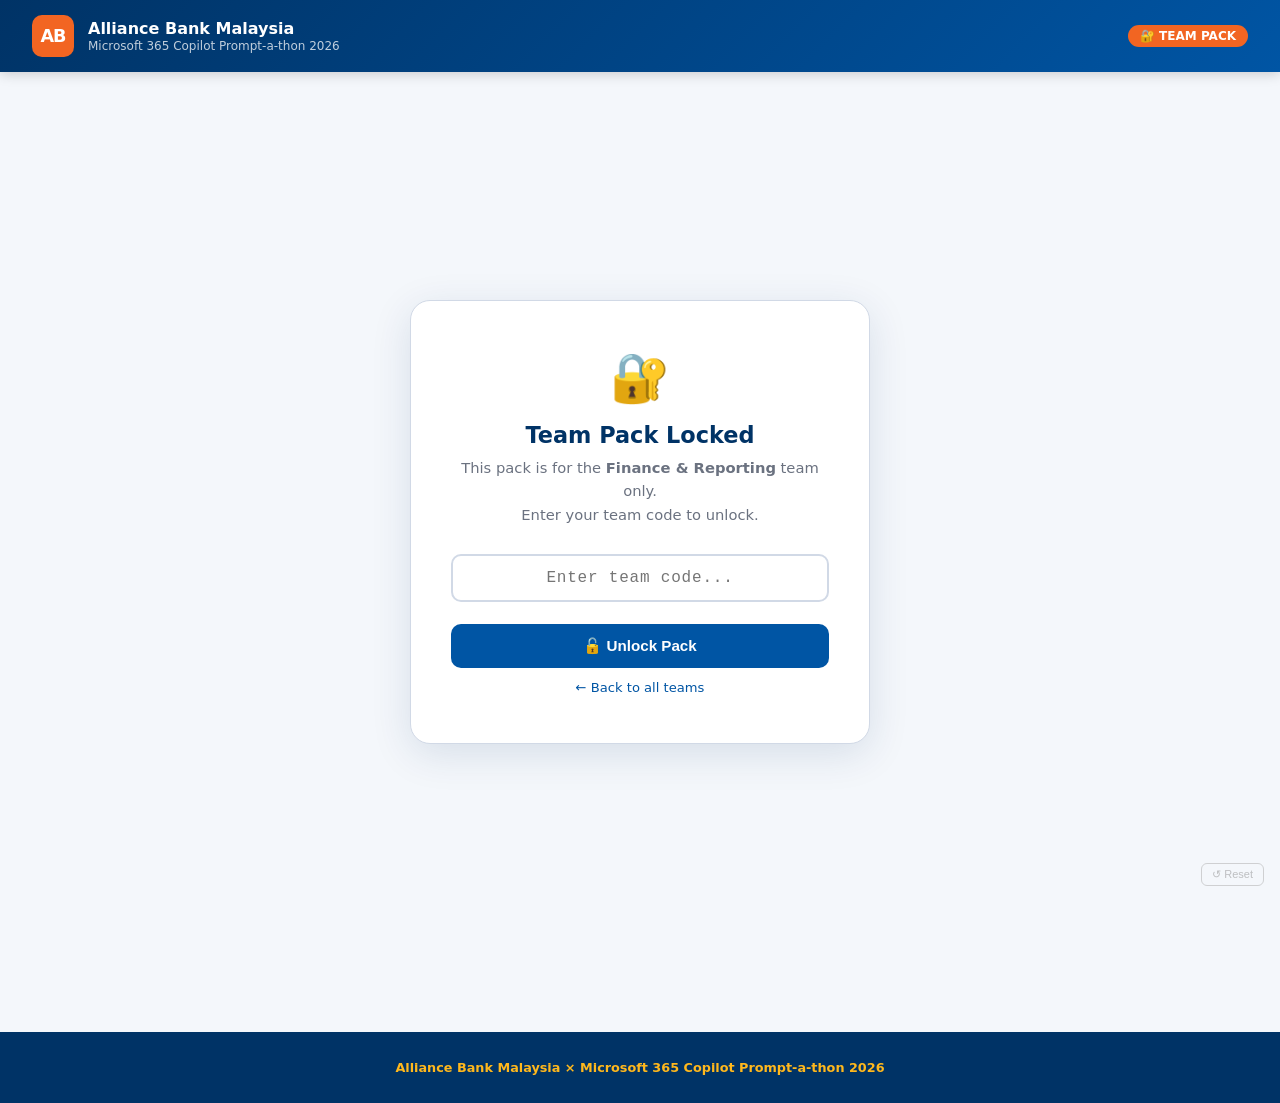
<file: teams/finance-reporting.html>
<!DOCTYPE html>
<html lang="en">
<head>
  <meta charset="UTF-8">
  <meta name="viewport" content="width=device-width, initial-scale=1.0">
  <meta name="team-id" content="finance-reporting">
  <title>Finance &amp; Reporting | Alliance Bank Prompt-a-thon 2026</title>
  <link rel="stylesheet" href="../assets/style.css">
</head>
<body>
  <!-- Wrong Team Block -->
  <div id="wrong-team-msg" style="display:none;position:fixed;inset:0;background:#0a1628;z-index:9999;flex-direction:column;align-items:center;justify-content:center;text-align:center;padding:40px;">
    <div style="font-size:3rem;margin-bottom:16px;">🔒</div>
    <h2 style="color:#fff;font-size:1.4rem;font-weight:800;margin-bottom:12px;">This is not your team pack.</h2>
    <p style="color:#94A3B8;font-size:0.95rem;max-width:420px;line-height:1.7;">Your team has already been assigned a pack. Please go back and open your own team pack.</p>
    <a href="../index.html" style="margin-top:24px;background:#F26522;color:#fff;padding:12px 28px;border-radius:8px;font-weight:700;font-size:0.95rem;text-decoration:none;">Back to Team Packs</a>
  </div>

  <!-- Header -->
  <header class="site-header">
    <div class="logo-area">
      <div class="logo-badge">AB</div>
      <div>
        <div style="font-weight:800;font-size:1rem;">Alliance Bank Malaysia</div>
        <div class="sub">Microsoft 365 Copilot Prompt-a-thon 2026</div>
      </div>
    </div>
    <span class="header-badge">🔐 TEAM PACK</span>
  </header>

  <!-- Lock Gate -->
  <div id="lock-gate" class="lock-gate">
    <div class="lock-box">
      <div class="lock-icon">🔐</div>
      <h2>Team Pack Locked</h2>
      <p>This pack is for the <strong>Finance &amp; Reporting</strong> team only.<br>Enter your team code to unlock.</p>
      <input type="text" id="team-code-input" class="lock-input" placeholder="Enter team code..." autocomplete="off" spellcheck="false">
      <p class="error-msg" id="error-msg"></p>
      <button id="unlock-btn" class="btn btn-primary" style="margin-top:8px;">🔓 Unlock Pack</button>
      <a href="../index.html" style="display:block;margin-top:12px;font-size:0.82rem;color:var(--ab-blue);text-decoration:none;">← Back to all teams</a>
    </div>
  </div>

  <!-- Team Content -->
  <div id="team-content">
    <!-- Hero -->
    <section class="team-hero" style="background: linear-gradient(135deg, #7C3AED 0%, #5B21B6 100%);">
      <div class="container">
        <span class="team-label">Team 4 · Finance &amp; Reporting</span>
        <h1>Finance &amp; Reporting Pack</h1>
        <div class="challenge-name">"The Excel Marathon"</div>
      </div>
    </section>

    <div class="container section" style="padding-top:36px;">
      <a href="../index.html" style="display:inline-flex;align-items:center;gap:8px;color:var(--ab-blue);font-weight:600;font-size:0.88rem;text-decoration:none;margin-bottom:24px;">← Back to All Teams</a>

      <!-- Company Background -->
      <div class="content-section">
        <h3><span class="sec-icon" style="background:#EFF8FF;">🏦</span>About Aurora Nexus Global</h3>
        <p style="font-size:0.93rem;line-height:1.75;color:#333;">Aurora Nexus Global is a mid-sized financial services group operating across Malaysia and the APAC region. The Finance division manages Group financial planning, performance reporting, and Board-level communication. The team produces the monthly management pack reviewed by the Board of Directors and Group EXCO every cycle, but the process behind it is consuming more time than the output is worth.</p>
      </div>

      <!-- Business Pain Point -->
      <div class="content-section">
        <h3><span class="sec-icon" style="background:#FFF7F0;">⚠️</span>Business Pain Point</h3>
        <div class="pain-box">
          <p>Every month, Aurora Nexus Global's finance team runs what they call the "Excel Marathon": five days of manual data collection, consolidation, and reconciliation before a single line of analysis can begin. By the time the numbers are clean, analysts have one day left to write the Board narrative and build the presentation.</p>
          <p style="margin-top:12px;">The root cause is fragmentation. Each of ANG's eight business units submits monthly numbers in slightly different Excel formats, with different column labels, different assumption bases, and varying definitions of core metrics. Finance analysts reconcile these by hand, chasing queries over email and Teams, often receiving updated files hours before the deadline.</p>
          <p style="margin-top:12px;">When a number changes, and it always does, the analyst must hunt through email threads to find verbal approval, update multiple files manually, and hope nothing cascades. The Board presentation has gone to print with incorrect figures twice in the past year. Both times, the error was caught in the meeting itself.</p>
        </div>
      </div>

      <!-- Data Table -->
      <div class="content-section">
        <h3><span class="sec-icon" style="background:#EFF8FF;">📊</span>Monthly Reporting Adjustment Log: Q1 2025</h3>
        <div style="overflow-x:auto;">
          <table style="width:100%;border-collapse:collapse;font-size:0.82rem;">
            <thead>
              <tr style="background:var(--ab-navy);color:white;">
                <th style="padding:10px 12px;text-align:left;white-space:nowrap;">Report ID</th>
                <th style="padding:10px 12px;text-align:left;white-space:nowrap;">Business Unit</th>
                <th style="padding:10px 12px;text-align:left;white-space:nowrap;">Metric</th>
                <th style="padding:10px 12px;text-align:left;white-space:nowrap;">Initial Value</th>
                <th style="padding:10px 12px;text-align:left;white-space:nowrap;">Final Value</th>
                <th style="padding:10px 12px;text-align:left;white-space:nowrap;">Reason</th>
                <th style="padding:10px 12px;text-align:left;white-space:nowrap;">Approved Via</th>
                <th style="padding:10px 12px;text-align:left;white-space:nowrap;">Documented?</th>
              </tr>
            </thead>
            <tbody>
              <tr style="background:#FFFFFF;border-bottom:1px solid var(--ab-border);"><td style="padding:9px 12px;">RPT-501</td><td style="padding:9px 12px;">Consumer Banking</td><td style="padding:9px 12px;">Revenue</td><td style="padding:9px 12px;">RM 142.3M</td><td style="padding:9px 12px;">RM 138.9M</td><td style="padding:9px 12px;">Late fee waiver</td><td style="padding:9px 12px;">Email</td><td style="padding:9px 12px;">No</td></tr>
              <tr style="background:#F8FAFC;border-bottom:1px solid var(--ab-border);"><td style="padding:9px 12px;">RPT-502</td><td style="padding:9px 12px;">SME Banking</td><td style="padding:9px 12px;">OPEX</td><td style="padding:9px 12px;">RM 28.4M</td><td style="padding:9px 12px;">RM 31.2M</td><td style="padding:9px 12px;">Headcount accrual</td><td style="padding:9px 12px;">Teams chat</td><td style="padding:9px 12px;">No</td></tr>
              <tr style="background:#FFFFFF;border-bottom:1px solid var(--ab-border);"><td style="padding:9px 12px;">RPT-503</td><td style="padding:9px 12px;">Treasury</td><td style="padding:9px 12px;">Net Interest Income</td><td style="padding:9px 12px;">RM 67.1M</td><td style="padding:9px 12px;">RM 69.8M</td><td style="padding:9px 12px;">Rate restatement</td><td style="padding:9px 12px;">Verbal</td><td style="padding:9px 12px;">No</td></tr>
              <tr style="background:#F8FAFC;border-bottom:1px solid var(--ab-border);"><td style="padding:9px 12px;">RPT-504</td><td style="padding:9px 12px;">Islamic Banking</td><td style="padding:9px 12px;">Financing Revenue</td><td style="padding:9px 12px;">RM 44.6M</td><td style="padding:9px 12px;">RM 44.6M</td><td style="padding:9px 12px;">No change</td><td style="padding:9px 12px;">N/A</td><td style="padding:9px 12px;">Yes</td></tr>
              <tr style="background:#FFFFFF;border-bottom:1px solid var(--ab-border);"><td style="padding:9px 12px;">RPT-505</td><td style="padding:9px 12px;">Corporate Banking</td><td style="padding:9px 12px;">COGS</td><td style="padding:9px 12px;">RM 19.8M</td><td style="padding:9px 12px;">RM 22.1M</td><td style="padding:9px 12px;">FX impact</td><td style="padding:9px 12px;">Email</td><td style="padding:9px 12px;">Partial</td></tr>
              <tr style="background:#F8FAFC;border-bottom:1px solid var(--ab-border);"><td style="padding:9px 12px;">RPT-506</td><td style="padding:9px 12px;">Digital Banking</td><td style="padding:9px 12px;">OPEX</td><td style="padding:9px 12px;">RM 11.2M</td><td style="padding:9px 12px;">RM 13.5M</td><td style="padding:9px 12px;">Capitalisation reversal</td><td style="padding:9px 12px;">Email</td><td style="padding:9px 12px;">No</td></tr>
              <tr style="background:#FFFFFF;border-bottom:1px solid var(--ab-border);"><td style="padding:9px 12px;">RPT-507</td><td style="padding:9px 12px;">Consumer Banking</td><td style="padding:9px 12px;">Credit Loss Provision</td><td style="padding:9px 12px;">RM 8.9M</td><td style="padding:9px 12px;">RM 11.4M</td><td style="padding:9px 12px;">Portfolio reclass</td><td style="padding:9px 12px;">Email</td><td style="padding:9px 12px;">No</td></tr>
              <tr style="background:#F8FAFC;border-bottom:1px solid var(--ab-border);"><td style="padding:9px 12px;">RPT-508</td><td style="padding:9px 12px;">SME Banking</td><td style="padding:9px 12px;">Revenue</td><td style="padding:9px 12px;">RM 89.3M</td><td style="padding:9px 12px;">RM 86.7M</td><td style="padding:9px 12px;">Delayed drawdown</td><td style="padding:9px 12px;">Teams chat</td><td style="padding:9px 12px;">No</td></tr>
              <tr style="background:#FFFFFF;border-bottom:1px solid var(--ab-border);"><td style="padding:9px 12px;">RPT-509</td><td style="padding:9px 12px;">Treasury</td><td style="padding:9px 12px;">OPEX</td><td style="padding:9px 12px;">RM 5.6M</td><td style="padding:9px 12px;">RM 5.6M</td><td style="padding:9px 12px;">No change</td><td style="padding:9px 12px;">N/A</td><td style="padding:9px 12px;">Yes</td></tr>
              <tr style="background:#F8FAFC;border-bottom:1px solid var(--ab-border);"><td style="padding:9px 12px;">RPT-510</td><td style="padding:9px 12px;">Islamic Banking</td><td style="padding:9px 12px;">OPEX</td><td style="padding:9px 12px;">RM 17.4M</td><td style="padding:9px 12px;">RM 19.0M</td><td style="padding:9px 12px;">Zakat accrual</td><td style="padding:9px 12px;">Email</td><td style="padding:9px 12px;">Partial</td></tr>
              <tr style="background:#FFFFFF;border-bottom:1px solid var(--ab-border);"><td style="padding:9px 12px;">RPT-511</td><td style="padding:9px 12px;">Corporate Banking</td><td style="padding:9px 12px;">Revenue</td><td style="padding:9px 12px;">RM 55.2M</td><td style="padding:9px 12px;">RM 51.8M</td><td style="padding:9px 12px;">Contract restructure</td><td style="padding:9px 12px;">Verbal</td><td style="padding:9px 12px;">No</td></tr>
              <tr style="background:#F8FAFC;border-bottom:1px solid var(--ab-border);"><td style="padding:9px 12px;">RPT-512</td><td style="padding:9px 12px;">Digital Banking</td><td style="padding:9px 12px;">Revenue</td><td style="padding:9px 12px;">RM 6.1M</td><td style="padding:9px 12px;">RM 6.1M</td><td style="padding:9px 12px;">No change</td><td style="padding:9px 12px;">N/A</td><td style="padding:9px 12px;">Yes</td></tr>
            </tbody>
          </table>
        </div>
      </div>

      <!-- Email Thread -->
      <div class="content-section">
        <h3><span class="sec-icon" style="background:#FFFBEB;">📧</span>Email Thread</h3>
        <div style="background:#FAFAFA;border:1px solid var(--ab-border);border-radius:10px;padding:20px;font-size:0.87rem;line-height:1.7;">
          <div style="border-bottom:1px solid var(--ab-border);padding-bottom:12px;margin-bottom:16px;color:var(--ab-gray);">
            <strong style="color:#333;">From:</strong> Group CFO, Aurora Nexus Global<br>
            <strong style="color:#333;">To:</strong> Group Finance Team<br>
            <strong style="color:#333;">Subject:</strong> Board Pack. We Cannot Keep Doing This
          </div>
          <p>I received three separate "final" versions of the Consumer Banking revenue slide yesterday. Each had a different number. The version that went to the Board printer was not the most recent one.</p>
          <p style="margin-top:12px;">The problem is not the people. The problem is the process. We have no single source of truth, no version control, and no documented trail for why numbers change. When a Board member asks me why revenue moved between the draft and the final, I should have a precise answer in 30 seconds, not spend 20 minutes searching email threads. I need a solution. Not a workaround.</p>
        </div>
      </div>

      <!-- Chat Extract -->
      <div class="content-section">
        <h3><span class="sec-icon" style="background:#F0FDF4;">💬</span>Chat Extract: Finance Close Channel</h3>
        <div style="background:#FAFAFA;border:1px solid var(--ab-border);border-radius:10px;padding:20px;font-size:0.87rem;display:flex;flex-direction:column;gap:14px;">
          <div>
            <div style="margin-bottom:3px;"><strong style="color:var(--ab-blue);">Mei Lin</strong> <span style="color:var(--ab-gray);font-size:0.78rem;">19:42</span></div>
            <div>SME just sent another revised file. This is version six of the same pack.</div>
          </div>
          <div>
            <div style="margin-bottom:3px;"><strong style="color:var(--ab-blue);">Rajan</strong> <span style="color:var(--ab-gray);font-size:0.78rem;">19:45</span></div>
            <div>The OPEX change on RPT-506 was approved in a Teams message last Tuesday. Nobody logged it.</div>
          </div>
          <div>
            <div style="margin-bottom:3px;"><strong style="color:var(--ab-blue);">Mei Lin</strong> <span style="color:var(--ab-gray);font-size:0.78rem;">19:51</span></div>
            <div>The Board pack goes to print in three hours. I'm still reconciling Treasury.</div>
          </div>
          <div>
            <div style="margin-bottom:3px;"><strong style="color:var(--ab-blue);">Rajan</strong> <span style="color:var(--ab-gray);font-size:0.78rem;">19:54</span></div>
            <div>We need a process, not a shared drive. This is not sustainable.</div>
          </div>
          <div>
            <div style="margin-bottom:3px;"><strong style="color:var(--ab-blue);">Amirah</strong> <span style="color:var(--ab-gray);font-size:0.78rem;">20:01</span></div>
            <div>CFO just asked for the Consumer Banking variance bridge again. Third time this week.</div>
          </div>
        </div>
      </div>

      <!-- Tasks -->
      <div class="content-section">
        <h3><span class="sec-icon" style="background:#F5F3FF;">🎯</span>Your Tasks</h3>
        <div style="display:flex;flex-direction:column;gap:16px;margin-top:4px;">
          <div style="display:flex;gap:14px;align-items:flex-start;">
            <div style="min-width:32px;height:32px;background:var(--ab-blue);color:white;border-radius:50%;display:flex;align-items:center;justify-content:center;font-weight:800;font-size:0.85rem;flex-shrink:0;margin-top:2px;">1</div>
            <p style="font-size:0.93rem;line-height:1.7;padding-top:4px;">Identify which types of adjustments and process failures are most damaging to reporting confidence, and what the patterns in the data suggest about where the breakdown is systemic versus one-off.</p>
          </div>
          <div style="display:flex;gap:14px;align-items:flex-start;">
            <div style="min-width:32px;height:32px;background:var(--ab-blue);color:white;border-radius:50%;display:flex;align-items:center;justify-content:center;font-weight:800;font-size:0.85rem;flex-shrink:0;margin-top:2px;">2</div>
            <p style="font-size:0.93rem;line-height:1.7;padding-top:4px;">Design an ideal reporting process for Aurora Nexus Global where every number change is traceable, every adjustment is documented, and the CFO can answer any Board question within minutes.</p>
          </div>
          <div style="display:flex;gap:14px;align-items:flex-start;">
            <div style="min-width:32px;height:32px;background:var(--ab-blue);color:white;border-radius:50%;display:flex;align-items:center;justify-content:center;font-weight:800;font-size:0.85rem;flex-shrink:0;margin-top:2px;">3</div>
            <p style="font-size:0.93rem;line-height:1.7;padding-top:4px;">Recommend how ANG can reduce the time spent gathering and reconciling data, and what the freed capacity should be redirected toward.</p>
          </div>
        </div>
      </div>

      <!-- Working File -->
      <div class="content-section" style="background:linear-gradient(135deg,#EFF6FF,#E0EEFF);border:1px solid #BFDBFE;">
        <h3><span class="sec-icon" style="background:#DBEAFE;">📝</span>Your Working File</h3>
        <p style="font-size:0.92rem;line-height:1.7;color:#1E3A5F;">Your working folder contains <strong>2 files</strong> for your team:</p>
        <ul style="font-size:0.92rem;line-height:1.9;color:#1E3A5F;margin:10px 0 0 18px;">
          <li>📊 <strong>BLANK – Promptathon Team Pack</strong>: your main working file. Use this to document your prompts, Copilot outputs, and key insights throughout the challenge. You will present from this at the end.</li>
          <li>⚖️ <strong>Peer Judging Sheet</strong>: used during the presentation segment. You will score the <em>other</em> teams while they present their work.</li>
        </ul>
        <div style="margin-top:16px;background:white;border:1px solid #BFDBFE;border-radius:10px;padding:16px;text-align:center;">
          <a href="https://absx62256373-my.sharepoint.com/:f:/g/personal/admin_absx62256373_onmicrosoft_com/IgCjtm0Scvr3TIHfJts_ya1xAY7waTiAkaTUIR5nBm5G-mg?e=FHkJP6" target="_blank" rel="noopener" style="display:inline-flex;align-items:center;gap:10px;background:#0055A4;color:#fff;padding:13px 28px;border-radius:8px;font-weight:700;font-size:0.95rem;text-decoration:none;">🔗 Open Your Working Folder</a>
          <p style="margin-top:10px;font-size:0.8rem;color:var(--ab-gray);">Opens in OneDrive. Use Incognito / InPrivate mode.</p>
        </div>
        <div style="margin-top:12px;background:#FFF7ED;border:1px solid #FED7AA;border-radius:10px;padding:14px 16px;font-size:0.88rem;color:#92400E;display:flex;gap:10px;align-items:flex-start;">
          <span style="font-size:1.2rem;flex-shrink:0;">🕵️</span>
          <div><strong>Important:</strong> Open the working file in an <strong>Incognito</strong> (Chrome) or <strong>InPrivate</strong> (Edge) window. This ensures you are working from the correct shared folder and your work is saved properly.</div>
        </div>
      </div>

      <!-- Power Up Gate -->
      <div id="powerup-gate">
        <div class="powerup-locked-icons">⚡🔒⚡</div>
        <h3>Power Ups: Locked</h3>
        <p>Power Ups are special Copilot prompts that can supercharge your output.<br>Complete your challenge tasks first, then unlock them here.</p>
        <button id="reveal-powerups-btn" class="btn btn-orange" style="max-width:300px;margin:0 auto;">✅ We've Completed Our Work. Reveal Power Ups!</button>
      </div>

      <!-- Revealed Banner -->
      <div id="revealed-banner" class="revealed-banner" style="display:none;">
        ✅ &nbsp; Power Ups revealed! Use these to take your output to the next level before presenting.
      </div>

      <!-- Confetti burst -->
      <div id="confetti-burst" style="display:none;text-align:center;font-size:2rem;padding:16px;letter-spacing:8px;">⚡🎉⚡🎉⚡🎉⚡🎉⚡</div>

      <!-- Power Ups Section -->
      <div id="powerups-section">
        <div class="section-title" style="margin-bottom:16px;">&#9889; Power Up: Adopt It</div>
        <p style="color:#333;font-size:0.9rem;margin-bottom:24px;">You have used Copilot to solve a scenario. Now bring it back to your real work at Alliance Bank.</p>

        <!-- Step 1 -->
        <div class="powerup-card" style="margin-bottom:16px;">
          <div class="pu-header">
            <span class="pu-num">1</span>
            <span class="pu-title">Pick Your Use Case <span style="font-size:0.8rem;font-weight:500;opacity:0.7;">&middot; 5 min</span></span>
          </div>
          <p style="font-size:0.88rem;line-height:1.7;margin:0 0 12px;">In Tasks 1 and 2, you found that the biggest threats to reporting confidence are recurring manual adjustments with no audit trail and data gathered from systems that do not share the same definitions. You then designed a traceable reporting process that makes assumptions visible and verifiable. Alliance Bank's Finance and Reporting teams carry the same risk every close cycle.</p>
          <p style="font-size:0.87rem;margin-bottom:8px;font-weight:600;">Use cases from finance and reporting teams at banks like yours. React to these: swap, add, or keep.</p>
          <ul style="font-size:0.86rem;line-height:1.9;color:#333;margin:0 0 14px 18px;">
            <li>Summarise a month-end adjustment log and identify the recurring manual corrections that appear most often and carry the highest restatement risk</li>
            <li>Draft a data lineage narrative for a key management report, mapping each input, transformation, and assumption from source system to final published number</li>
            <li>Review a reporting pack and flag every figure that relies on a manual input, estimate, or override, with a recommendation for each flagged item</li>
            <li>Generate a process guide for a recurring report that can be used to onboard a new team member without losing institutional knowledge</li>
            <li>Write a 90-day capacity reallocation plan based on the hours freed up if three priority manual steps were automated or eliminated</li>
          </ul>
          <p style="font-size:0.87rem;margin-bottom:8px;">As a team, pick your top 3, then paste this into Copilot:</p>
          <div class="pu-prompt">"We work in finance and reporting at a bank. Here are 3 Copilot use cases we identified: [list them]. Score each on: time saved per week, how often we'd use it, and ease of implementation. Rank them and explain your top pick."</div>
        </div>

        <!-- Step 2 -->
        <div class="powerup-card" style="margin-bottom:16px;">
          <div class="pu-header">
            <span class="pu-num">2</span>
            <span class="pu-title">Build the Prompt <span style="font-size:0.8rem;font-weight:500;opacity:0.7;">&middot; 5 min</span></span>
          </div>
          <p style="font-size:0.88rem;line-height:1.7;margin:0 0 12px;">Your winning use case needs a great prompt. Paste this into Copilot:</p>
          <div class="pu-prompt">"For this use case: [describe your winning use case]. What data or input would we need? Write the best Copilot prompt to make this work. Then show a sample output."</div>
          <p style="font-size:0.86rem;margin-top:10px;color:var(--ab-gray);">Test it. Refine it. Make it yours.</p>
        </div>

        <!-- Step 3 -->
        <div class="powerup-card">
          <div class="pu-header">
            <span class="pu-num">3</span>
            <span class="pu-title">Pitch It <span style="font-size:0.8rem;font-weight:500;opacity:0.7;">&middot; 5 min</span></span>
          </div>
          <p style="font-size:0.88rem;line-height:1.7;margin:0 0 12px;">Draft your adoption pitch:</p>
          <div class="pu-prompt">"Draft a short adoption pitch for our finance manager: what the use case is, what problem it solves, what data or content we'd give Copilot, and what the first step is to roll it out to the team."</div>
        </div>
      </div>

    </div>
  </div>

  <footer class="site-footer">
    <strong>Alliance Bank Malaysia × Microsoft 365 Copilot Prompt-a-thon 2026</strong>
  </footer>
  <script src="../assets/script.js"></script>
</body>
</html>
</file>
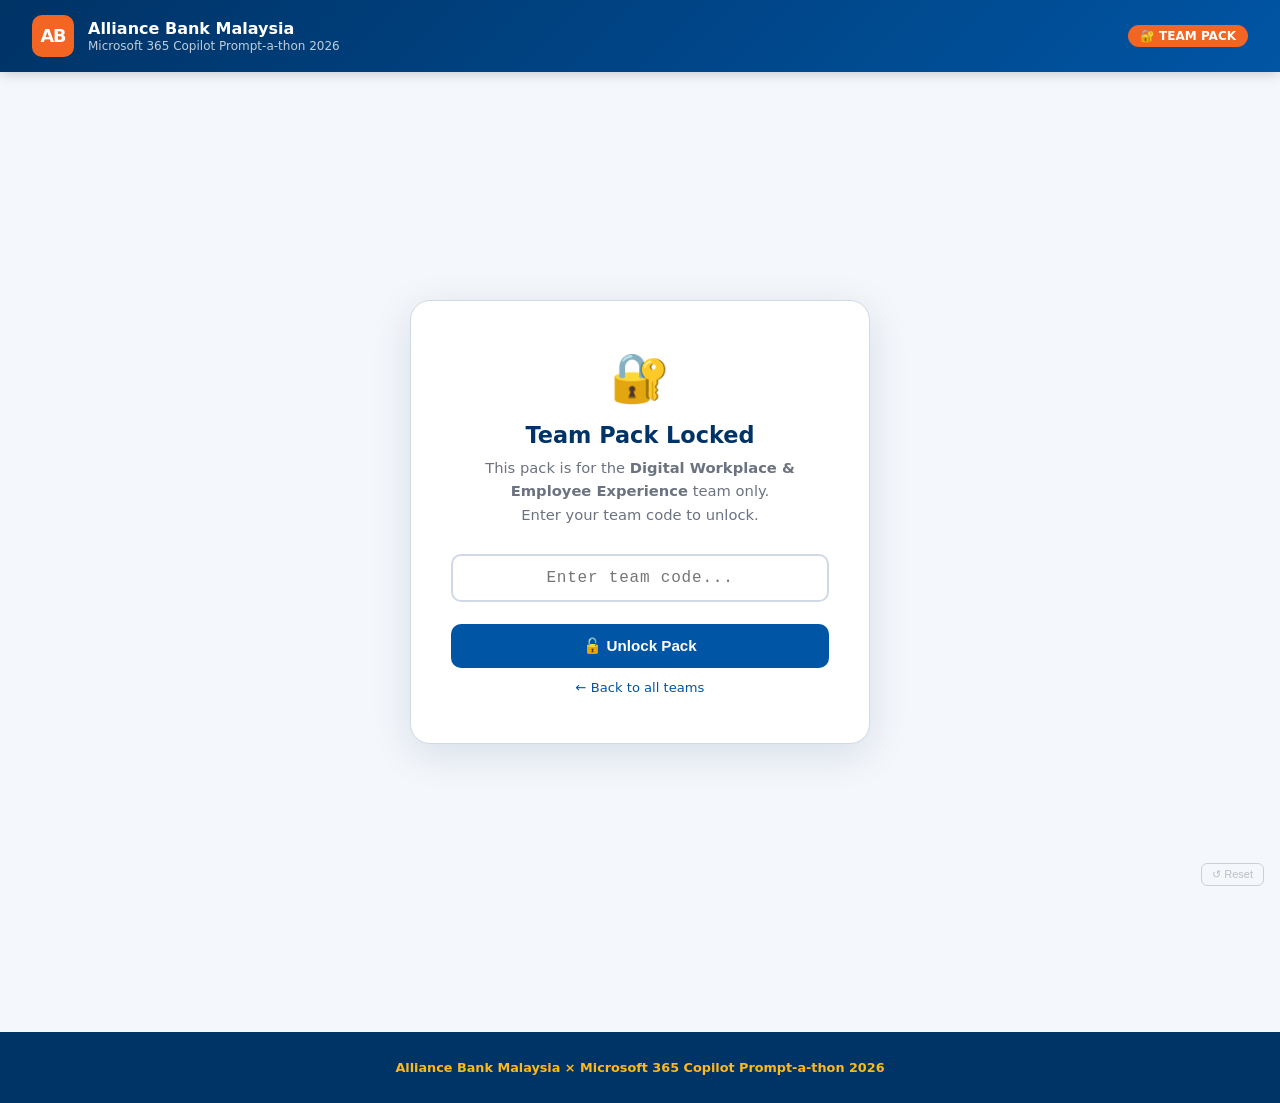
<file: teams/hr-talent.html>
<!DOCTYPE html>
<html lang="en">
<head>
  <meta charset="UTF-8">
  <meta name="viewport" content="width=device-width, initial-scale=1.0">
  <meta name="team-id" content="hr-talent">
  <title>HR &amp; Talent | Alliance Bank Prompt-a-thon 2026</title>
  <link rel="stylesheet" href="../assets/style.css">
</head>
<body>
  <!-- Wrong Team Block -->
  <div id="wrong-team-msg" style="display:none;position:fixed;inset:0;background:#0a1628;z-index:9999;flex-direction:column;align-items:center;justify-content:center;text-align:center;padding:40px;">
    <div style="font-size:3rem;margin-bottom:16px;">🔒</div>
    <h2 style="color:#fff;font-size:1.4rem;font-weight:800;margin-bottom:12px;">This is not your team pack.</h2>
    <p style="color:#94A3B8;font-size:0.95rem;max-width:420px;line-height:1.7;">Your team has already been assigned a pack. Please go back and open your own team pack.</p>
    <a href="../index.html" style="margin-top:24px;background:#F26522;color:#fff;padding:12px 28px;border-radius:8px;font-weight:700;font-size:0.95rem;text-decoration:none;">Back to Team Packs</a>
  </div>

  <!-- Header -->
  <header class="site-header">
    <div class="logo-area">
      <div class="logo-badge">AB</div>
      <div>
        <div style="font-weight:800;font-size:1rem;">Alliance Bank Malaysia</div>
        <div class="sub">Microsoft 365 Copilot Prompt-a-thon 2026</div>
      </div>
    </div>
    <span class="header-badge">🔐 TEAM PACK</span>
  </header>

  <!-- Lock Gate -->
  <div id="lock-gate" class="lock-gate">
    <div class="lock-box">
      <div class="lock-icon">🔐</div>
      <h2>Team Pack Locked</h2>
      <p>This pack is for the <strong>Digital Workplace &amp; Employee Experience</strong> team only.<br>Enter your team code to unlock.</p>
      <input type="text" id="team-code-input" class="lock-input" placeholder="Enter team code..." autocomplete="off" spellcheck="false">
      <p class="error-msg" id="error-msg"></p>
      <button id="unlock-btn" class="btn btn-primary" style="margin-top:8px;">🔓 Unlock Pack</button>
      <a href="../index.html" style="display:block;margin-top:12px;font-size:0.82rem;color:var(--ab-blue);text-decoration:none;">← Back to all teams</a>
    </div>
  </div>

  <!-- Team Content -->
  <div id="team-content">
    <!-- Hero -->
    <section class="team-hero" style="background: linear-gradient(135deg, #16A34A 0%, #0F7A30 100%);">
      <div class="container">
        <span class="team-label">Team 3 · Digital Workplace &amp; Employee Experience</span>
        <h1>Digital Workplace &amp; Employee Experience</h1>
        <div class="challenge-name">"The Portal Nobody Asked For (But Everyone Is Stuck With)"</div>
      </div>
    </section>

    <div class="container section" style="padding-top:36px;">
      <a href="../index.html" style="display:inline-flex;align-items:center;gap:8px;color:var(--ab-blue);font-weight:600;font-size:0.88rem;text-decoration:none;margin-bottom:24px;">← Back to All Teams</a>

      <!-- Company Background -->
      <div class="content-section">
        <h3><span class="sec-icon" style="background:#EFF8FF;">🏦</span>About Aurora Nexus Global</h3>
        <p style="font-size:0.93rem;line-height:1.75;color:#333;">Aurora Nexus Global employs over 3,000 people across its Malaysia and APAC operations, spanning corporate, retail, Islamic banking, and digital functions. The Group Digital and Information team manages the technology infrastructure that connects the business day-to-day, while Group Human Resources owns the policies, programmes, and people systems employees depend on. Both teams have delivered significant digital platforms over the past three years. Somehow, the employee experience has gotten harder, not easier.</p>
      </div>

      <!-- Business Pain Point -->
      <div class="content-section">
        <h3><span class="sec-icon" style="background:#FFF7F0;">⚠️</span>Business Pain Point</h3>
        <div class="pain-box">
          <p>ANG currently runs four separate platforms that employees are expected to use for information and self-service: the Learning Management System for training records and course completions; an HR portal for leave, payroll, and performance management; a SharePoint intranet for policies, announcements, and team documents; and a legacy intranet that was never formally decommissioned after the SharePoint migration in 2023. None of these platforms share a common login, a unified search layer, or a consistent notification framework. An employee looking for the updated travel claims policy has to check at least three systems before finding it. Most give up before that and raise an IT helpdesk ticket instead.</p>
          <p style="margin-top:12px;">The cost of this fragmentation is visible in the data. IT helpdesk tickets categorised under "information access" and "policy queries" rose 40% year-on-year. In the first half of FY2025, the IT Operations team logged 847 tickets that should have been resolved through HR self-service. HR simultaneously received 312 queries that were actually IT access or system issues. Both teams are resolving problems they do not own. The average resolution time for a misdirected ticket is 6.2 hours, compared to 1.4 hours for a correctly routed one. That gap is not a helpdesk inefficiency. It is the cost of a broken employee experience, absorbed silently by two teams that did not cause it.</p>
          <p style="margin-top:12px;">The harder truth is that the Digital team and the HR team both built their portals with legitimate mandates and genuine effort. The HR portal launched in 2022 with a self-service brief. SharePoint was rebuilt in 2023 to improve document discoverability. The LMS was upgraded in early 2024. Every project was delivered on time and on budget. None of them were designed to connect with each other, and no single team owns the joined-up experience. Employees have adapted by asking colleagues in hallways and team channels. Institutional knowledge now lives in chat threads. It cannot be searched, updated, or governed, and it disappears the moment someone leaves.</p>
        </div>
      </div>

      <!-- Data Table -->
      <div class="content-section">
        <h3><span class="sec-icon" style="background:#EFF8FF;">📊</span>IT Helpdesk Ticket Log: Q1–Q2 FY2025</h3>
        <div style="overflow-x:auto;">
          <table style="width:100%;border-collapse:collapse;font-size:0.82rem;">
            <thead>
              <tr style="background:var(--ab-navy);color:white;">
                <th style="padding:10px 12px;text-align:left;white-space:nowrap;">Ticket ID</th>
                <th style="padding:10px 12px;text-align:left;white-space:nowrap;">Source Team</th>
                <th style="padding:10px 12px;text-align:left;white-space:nowrap;">Query Type</th>
                <th style="padding:10px 12px;text-align:left;white-space:nowrap;">Time to Resolve (hrs)</th>
                <th style="padding:10px 12px;text-align:left;white-space:nowrap;">Correct Channel</th>
                <th style="padding:10px 12px;text-align:left;white-space:nowrap;">Escalated?</th>
                <th style="padding:10px 12px;text-align:left;white-space:nowrap;">Self-Resolved?</th>
                <th style="padding:10px 12px;text-align:left;white-space:nowrap;">Month</th>
              </tr>
            </thead>
            <tbody>
              <tr style="background:#FFFFFF;border-bottom:1px solid var(--ab-border);"><td style="padding:9px 12px;">TK-1041</td><td style="padding:9px 12px;">IT Operations</td><td style="padding:9px 12px;">Policy Document Access</td><td style="padding:9px 12px;">7.5</td><td style="padding:9px 12px;">HR Portal</td><td style="padding:9px 12px;">Yes</td><td style="padding:9px 12px;">No</td><td style="padding:9px 12px;">Jan 2025</td></tr>
              <tr style="background:#F8FAFC;border-bottom:1px solid var(--ab-border);"><td style="padding:9px 12px;">TK-1087</td><td style="padding:9px 12px;">HR</td><td style="padding:9px 12px;">System Login Issue</td><td style="padding:9px 12px;">4.2</td><td style="padding:9px 12px;">IT Helpdesk</td><td style="padding:9px 12px;">No</td><td style="padding:9px 12px;">No</td><td style="padding:9px 12px;">Jan 2025</td></tr>
              <tr style="background:#FFFFFF;border-bottom:1px solid var(--ab-border);"><td style="padding:9px 12px;">TK-1134</td><td style="padding:9px 12px;">IT Operations</td><td style="padding:9px 12px;">Leave Balance Query</td><td style="padding:9px 12px;">5.8</td><td style="padding:9px 12px;">HR Portal</td><td style="padding:9px 12px;">No</td><td style="padding:9px 12px;">No</td><td style="padding:9px 12px;">Feb 2025</td></tr>
              <tr style="background:#F8FAFC;border-bottom:1px solid var(--ab-border);"><td style="padding:9px 12px;">TK-1189</td><td style="padding:9px 12px;">HR</td><td style="padding:9px 12px;">SharePoint Permissions</td><td style="padding:9px 12px;">6.1</td><td style="padding:9px 12px;">IT Operations</td><td style="padding:9px 12px;">Yes</td><td style="padding:9px 12px;">No</td><td style="padding:9px 12px;">Feb 2025</td></tr>
              <tr style="background:#FFFFFF;border-bottom:1px solid var(--ab-border);"><td style="padding:9px 12px;">TK-1203</td><td style="padding:9px 12px;">IT Operations</td><td style="padding:9px 12px;">Training Record Not Found</td><td style="padding:9px 12px;">3.9</td><td style="padding:9px 12px;">LMS Admin</td><td style="padding:9px 12px;">No</td><td style="padding:9px 12px;">Yes</td><td style="padding:9px 12px;">Mar 2025</td></tr>
              <tr style="background:#F8FAFC;border-bottom:1px solid var(--ab-border);"><td style="padding:9px 12px;">TK-1247</td><td style="padding:9px 12px;">IT Operations</td><td style="padding:9px 12px;">Expense Policy Clarification</td><td style="padding:9px 12px;">8.3</td><td style="padding:9px 12px;">HR Portal</td><td style="padding:9px 12px;">Yes</td><td style="padding:9px 12px;">No</td><td style="padding:9px 12px;">Mar 2025</td></tr>
              <tr style="background:#FFFFFF;border-bottom:1px solid var(--ab-border);"><td style="padding:9px 12px;">TK-1298</td><td style="padding:9px 12px;">HR</td><td style="padding:9px 12px;">Onboarding Checklist Missing</td><td style="padding:9px 12px;">5.5</td><td style="padding:9px 12px;">Digital Team</td><td style="padding:9px 12px;">No</td><td style="padding:9px 12px;">No</td><td style="padding:9px 12px;">Apr 2025</td></tr>
              <tr style="background:#F8FAFC;border-bottom:1px solid var(--ab-border);"><td style="padding:9px 12px;">TK-1341</td><td style="padding:9px 12px;">IT Operations</td><td style="padding:9px 12px;">Performance Form Not Loading</td><td style="padding:9px 12px;">4.7</td><td style="padding:9px 12px;">HR Portal</td><td style="padding:9px 12px;">Yes</td><td style="padding:9px 12px;">No</td><td style="padding:9px 12px;">Apr 2025</td></tr>
              <tr style="background:#FFFFFF;border-bottom:1px solid var(--ab-border);"><td style="padding:9px 12px;">TK-1389</td><td style="padding:9px 12px;">HR</td><td style="padding:9px 12px;">Benefits Enrolment Error</td><td style="padding:9px 12px;">9.1</td><td style="padding:9px 12px;">IT Operations</td><td style="padding:9px 12px;">Yes</td><td style="padding:9px 12px;">No</td><td style="padding:9px 12px;">May 2025</td></tr>
              <tr style="background:#F8FAFC;border-bottom:1px solid var(--ab-border);"><td style="padding:9px 12px;">TK-1412</td><td style="padding:9px 12px;">IT Operations</td><td style="padding:9px 12px;">Policy Version Conflict</td><td style="padding:9px 12px;">6.8</td><td style="padding:9px 12px;">HR / Digital (disputed)</td><td style="padding:9px 12px;">Yes</td><td style="padding:9px 12px;">No</td><td style="padding:9px 12px;">May 2025</td></tr>
              <tr style="background:#FFFFFF;border-bottom:1px solid var(--ab-border);"><td style="padding:9px 12px;">TK-1455</td><td style="padding:9px 12px;">HR</td><td style="padding:9px 12px;">LMS Course Enrolment Failure</td><td style="padding:9px 12px;">3.3</td><td style="padding:9px 12px;">LMS Admin</td><td style="padding:9px 12px;">No</td><td style="padding:9px 12px;">Yes</td><td style="padding:9px 12px;">Jun 2025</td></tr>
              <tr style="background:#F8FAFC;border-bottom:1px solid var(--ab-border);"><td style="padding:9px 12px;">TK-1501</td><td style="padding:9px 12px;">IT Operations</td><td style="padding:9px 12px;">"Where Do I Find..." Query</td><td style="padding:9px 12px;">7.2</td><td style="padding:9px 12px;">Multiple</td><td style="padding:9px 12px;">Yes</td><td style="padding:9px 12px;">No</td><td style="padding:9px 12px;">Jun 2025</td></tr>
            </tbody>
          </table>
        </div>
      </div>

      <!-- Email Thread -->
      <div class="content-section">
        <h3><span class="sec-icon" style="background:#FFFBEB;">📧</span>Email Thread</h3>
        <div style="background:#FAFAFA;border:1px solid var(--ab-border);border-radius:10px;padding:20px;font-size:0.87rem;line-height:1.7;">
          <div style="border-bottom:1px solid var(--ab-border);padding-bottom:12px;margin-bottom:16px;color:var(--ab-gray);">
            <strong style="color:#333;">From:</strong> Amir Rashid, IT Operations Manager, Aurora Nexus Global<br>
            <strong style="color:#333;">To:</strong> Faridah Zulkifli, Head of Digital Transformation<br>
            <strong style="color:#333;">Subject:</strong> Our Employee Portal is Creating More Problems Than It Solves
          </div>
          <p>In the first six months of 2025, my team resolved 847 tickets that had nothing to do with IT infrastructure. Staff are raising tickets with us because they cannot find HR policy documents, cannot log into the HR portal, or cannot determine which system holds the authoritative version of anything. My engineers are spending a combined 38 hours per week answering questions that a functioning self-service portal should have eliminated entirely. We are subsidising a broken digital experience with IT Operations headcount, and I cannot keep absorbing that cost without this being a shared problem.</p>
          <p style="margin-top:12px;">The issue is not the technology. We built four separate systems, each owned by a different team, with no shared taxonomy, no unified search layer, and no clear signposting to tell an employee which system to use for what. Every time we launch a new portal or migrate content to SharePoint, we add another door that employees have to try before finding the right one. I need us to agree on who owns the end-to-end employee digital experience, and then give that person the authority and the budget to actually fix it. What we have now is digital clutter with a helpdesk tax attached to it.</p>
        </div>
      </div>

      <!-- Chat Extract -->
      <div class="content-section">
        <h3><span class="sec-icon" style="background:#F0FDF4;">💬</span>Chat Extract: Digital Transformation Team Channel</h3>
        <div style="background:#FAFAFA;border:1px solid var(--ab-border);border-radius:10px;padding:20px;font-size:0.87rem;display:flex;flex-direction:column;gap:14px;">
          <div>
            <div style="margin-bottom:3px;"><strong style="color:var(--ab-blue);">Priya Nair</strong> <span style="color:var(--ab-gray);font-size:0.78rem;">10:14</span></div>
            <div>Has anyone looked at last month's ticket data? We hit another record for misdirected queries. Nearly 40% of what IT is logging should have been resolved in the HR portal.</div>
          </div>
          <div>
            <div style="margin-bottom:3px;"><strong style="color:var(--ab-blue);">Daniel Loh</strong> <span style="color:var(--ab-gray);font-size:0.78rem;">10:17</span></div>
            <div>Not surprised. I had three new joiners last week ask me personally where to find the travel policy. None of them thought to check SharePoint because nobody told them SharePoint existed.</div>
          </div>
          <div>
            <div style="margin-bottom:3px;"><strong style="color:var(--ab-blue);">Suraya Hamdan</strong> <span style="color:var(--ab-gray);font-size:0.78rem;">10:21</span></div>
            <div>The onboarding checklist still links to the old intranet for two items. Nobody has updated it since 2023. HR thinks Digital owns it. Digital thinks HR owns it.</div>
          </div>
          <div>
            <div style="margin-bottom:3px;"><strong style="color:var(--ab-blue);">Marcus Tan</strong> <span style="color:var(--ab-gray);font-size:0.78rem;">10:25</span></div>
            <div>This is the ownership problem in one sentence. Four systems, zero points of accountability. Every project team delivered their portal on time and on budget, and now nobody is responsible for the joined-up experience.</div>
          </div>
          <div>
            <div style="margin-bottom:3px;"><strong style="color:var(--ab-blue);">Priya Nair</strong> <span style="color:var(--ab-gray);font-size:0.78rem;">10:28</span></div>
            <div>We need to stop treating this as a helpdesk problem and start treating it as a product problem. The "product" is the employee experience, and right now it has no product owner.</div>
          </div>
        </div>
      </div>

      <!-- Tasks -->
      <div class="content-section">
        <h3><span class="sec-icon" style="background:#F5F3FF;">🎯</span>Your Tasks</h3>
        <div style="display:flex;flex-direction:column;gap:16px;margin-top:4px;">
          <div style="display:flex;gap:14px;align-items:flex-start;">
            <div style="min-width:32px;height:32px;background:var(--ab-blue);color:white;border-radius:50%;display:flex;align-items:center;justify-content:center;font-weight:800;font-size:0.85rem;flex-shrink:0;margin-top:2px;">1</div>
            <p style="font-size:0.93rem;line-height:1.7;padding-top:4px;">Using the helpdesk ticket data provided, identify the top three fragmentation patterns. Which query types are most frequently misdirected? Which teams are absorbing the most misrouted work? What do the escalation rate and average resolution time tell you about where the system is breaking down most severely? Use Copilot to summarise the patterns, calculate the time cost, and highlight which ticket types are doing the most damage to productivity.</p>
          </div>
          <div style="display:flex;gap:14px;align-items:flex-start;">
            <div style="min-width:32px;height:32px;background:var(--ab-blue);color:white;border-radius:50%;display:flex;align-items:center;justify-content:center;font-weight:800;font-size:0.85rem;flex-shrink:0;margin-top:2px;">2</div>
            <p style="font-size:0.93rem;line-height:1.7;padding-top:4px;">If ANG replaced its four fragmented platforms with one unified employee digital experience, what would it look like? Define the core features, the ownership model, and the governing principle for what belongs on the unified platform versus what stays in a specialist system. Use Copilot to help you build a design brief that covers the top five employee journeys the platform must support, the governance model needed to keep it current, and how a new joiner would experience it on day one.</p>
          </div>
          <div style="display:flex;gap:14px;align-items:flex-start;">
            <div style="min-width:32px;height:32px;background:var(--ab-blue);color:white;border-radius:50%;display:flex;align-items:center;justify-content:center;font-weight:800;font-size:0.85rem;flex-shrink:0;margin-top:2px;">3</div>
            <p style="font-size:0.93rem;line-height:1.7;padding-top:4px;">Identify the two highest-impact changes ANG can make in the next 90 days to reduce helpdesk misdirection and improve information discoverability. Define three measurable outcomes that would confirm the employee digital experience is improving. Use Copilot to stress-test your recommendations against the ticket data and the platform design from Task 2, and draft a one-page brief that the Head of Digital Transformation could take to the HR leadership.</p>
          </div>
        </div>
      </div>

            <!-- Working File -->
      <div class="content-section" style="background:linear-gradient(135deg,#EFF6FF,#E0EEFF);border:1px solid #BFDBFE;">
        <h3><span class="sec-icon" style="background:#DBEAFE;">📝</span>Your Working File</h3>
        <p style="font-size:0.92rem;line-height:1.7;color:#1E3A5F;">Your working folder contains <strong>2 files</strong> for your team:</p>
        <ul style="font-size:0.92rem;line-height:1.9;color:#1E3A5F;margin:10px 0 0 18px;">
          <li>📊 <strong>BLANK – Promptathon Team Pack</strong>: your main working file. Use this to document your prompts, Copilot outputs, and key insights throughout the challenge. You will present from this at the end.</li>
          <li>⚖️ <strong>Peer Judging Sheet</strong>: used during the presentation segment. You will score the <em>other</em> teams while they present their work.</li>
        </ul>
        <div style="margin-top:16px;background:white;border:1px solid #BFDBFE;border-radius:10px;padding:16px;text-align:center;">
          <a href="https://absx62256373-my.sharepoint.com/:f:/g/personal/admin_absx62256373_onmicrosoft_com/IgCgqZYhLcQkSLtTi4hF2jBqAfN95MWSxENc3h8kCoPPkKk?e=FRKRl8" target="_blank" rel="noopener" style="display:inline-flex;align-items:center;gap:10px;background:#0055A4;color:#fff;padding:13px 28px;border-radius:8px;font-weight:700;font-size:0.95rem;text-decoration:none;">🔗 Open Your Working Folder</a>
          <p style="margin-top:10px;font-size:0.8rem;color:var(--ab-gray);">Opens in OneDrive. Use Incognito / InPrivate mode.</p>
        </div>
        <div style="margin-top:12px;background:#FFF7ED;border:1px solid #FED7AA;border-radius:10px;padding:14px 16px;font-size:0.88rem;color:#92400E;display:flex;gap:10px;align-items:flex-start;">
          <span style="font-size:1.2rem;flex-shrink:0;">🕵️</span>
          <div><strong>Important:</strong> Open the working file in an <strong>Incognito</strong> (Chrome) or <strong>InPrivate</strong> (Edge) window. This ensures you are working from the correct shared folder and your work is saved properly.</div>
        </div>
      </div>

      <!-- Power Up Gate -->
      <div id="powerup-gate">
        <div class="powerup-locked-icons">⚡🔒⚡</div>
        <h3>Power Ups: Locked</h3>
        <p>Power Ups are your next step — take what you built today and think about how to bring it back to your real work at Alliance Bank.<br>Complete your challenge tasks first, then unlock them here.</p>
        <button id="reveal-powerups-btn" class="btn btn-orange" style="max-width:300px;margin:0 auto;">✅ We've Completed Our Work. Reveal Power Ups!</button>
      </div>

      <!-- Revealed Banner -->
      <div id="revealed-banner" class="revealed-banner" style="display:none;">
        ✅ &nbsp; Power Ups revealed! Use these to take your output to the next level before presenting.
      </div>

      <!-- Confetti burst -->
      <div id="confetti-burst" style="display:none;text-align:center;font-size:2rem;padding:16px;letter-spacing:8px;">⚡🎉⚡🎉⚡🎉⚡🎉⚡</div>

      <!-- Power Ups Section -->
      <div id="powerups-section">
        <div class="section-title" style="margin-bottom:16px;">&#9889; Power Up: Adopt It</div>
        <p style="color:#333;font-size:0.9rem;margin-bottom:24px;">You have used Copilot to solve a scenario. Now bring it back to your real work at Alliance Bank.</p>

        <!-- Step 1 -->
        <div class="powerup-card" style="margin-bottom:16px;">
          <div class="pu-header">
            <span class="pu-num">1</span>
            <span class="pu-title">Pick Your Use Case <span style="font-size:0.8rem;font-weight:500;opacity:0.7;">&middot; 5 min</span></span>
          </div>
          <p style="font-size:0.88rem;line-height:1.7;margin:0 0 12px;">In Tasks 1 and 2, you found that the biggest driver of helpdesk noise is not broken technology but employees not knowing which system to use for what. You also designed a unified employee experience with a clear ownership model. Alliance Bank faces the same challenge: multiple platforms, multiple owners, and no single front door for staff.</p>
          <p style="font-size:0.87rem;margin-bottom:8px;font-weight:600;">Use cases from digital workplace and HR teams at banks like yours. React to these: swap, add, or keep.</p>
          <ul style="font-size:0.86rem;line-height:1.9;color:#333;margin:0 0 14px 18px;">
            <li>Analyse a batch of recent IT or HR helpdesk tickets and group them by root cause and the system that should have resolved each query without escalation</li>
            <li>Draft a plain-language "where to find what" guide for Alliance Bank staff, covering the top 20 questions employees ask IT and HR every month</li>
            <li>Review a set of policy documents across systems and flag which ones are outdated, duplicated, or missing from the primary employee portal</li>
            <li>Write an internal communication to staff explaining a portal change: what has moved, where to find it now, and what to do if something is missing</li>
            <li>Generate onboarding content for new joiners that maps the five digital tools they need in their first two weeks, with step-by-step access instructions</li>
          </ul>
          <p style="font-size:0.87rem;margin-bottom:8px;">As a team, pick your top 3, then paste this into Copilot:</p>
          <div class="pu-prompt">"We work in digital workplace and HR at a bank. Here are 3 Copilot use cases we identified: [list them]. Score each on: time saved per week, how often we'd use it, and ease of implementation. Rank them and explain your top pick."</div>
        </div>

        <!-- Step 2 -->
        <div class="powerup-card" style="margin-bottom:16px;">
          <div class="pu-header">
            <span class="pu-num">2</span>
            <span class="pu-title">Build the Prompt <span style="font-size:0.8rem;font-weight:500;opacity:0.7;">&middot; 5 min</span></span>
          </div>
          <p style="font-size:0.88rem;line-height:1.7;margin:0 0 12px;">Your winning use case needs a great prompt. Paste this into Copilot:</p>
          <div class="pu-prompt">"For this use case: [describe your winning use case]. What data or input would we need? Write the best Copilot prompt to make this work. Then show a sample output."</div>
          <p style="font-size:0.86rem;margin-top:10px;color:var(--ab-gray);">Test it. Refine it. Make it yours.</p>
        </div>

        <!-- Step 3 -->
        <div class="powerup-card">
          <div class="pu-header">
            <span class="pu-num">3</span>
            <span class="pu-title">Pitch It <span style="font-size:0.8rem;font-weight:500;opacity:0.7;">&middot; 5 min</span></span>
          </div>
          <p style="font-size:0.88rem;line-height:1.7;margin:0 0 12px;">Draft your adoption pitch:</p>
          <div class="pu-prompt">"Draft a short adoption pitch for our digital and HR manager: what the use case is, what problem it solves, what data or content we'd give Copilot, and what the first step is to roll it out to the team."</div>
        </div>
      </div>

    </div>
  </div>

  <footer class="site-footer">
    <strong>Alliance Bank Malaysia × Microsoft 365 Copilot Prompt-a-thon 2026</strong>
  </footer>
  <script src="../assets/script.js"></script>
</body>
</html>
</file>
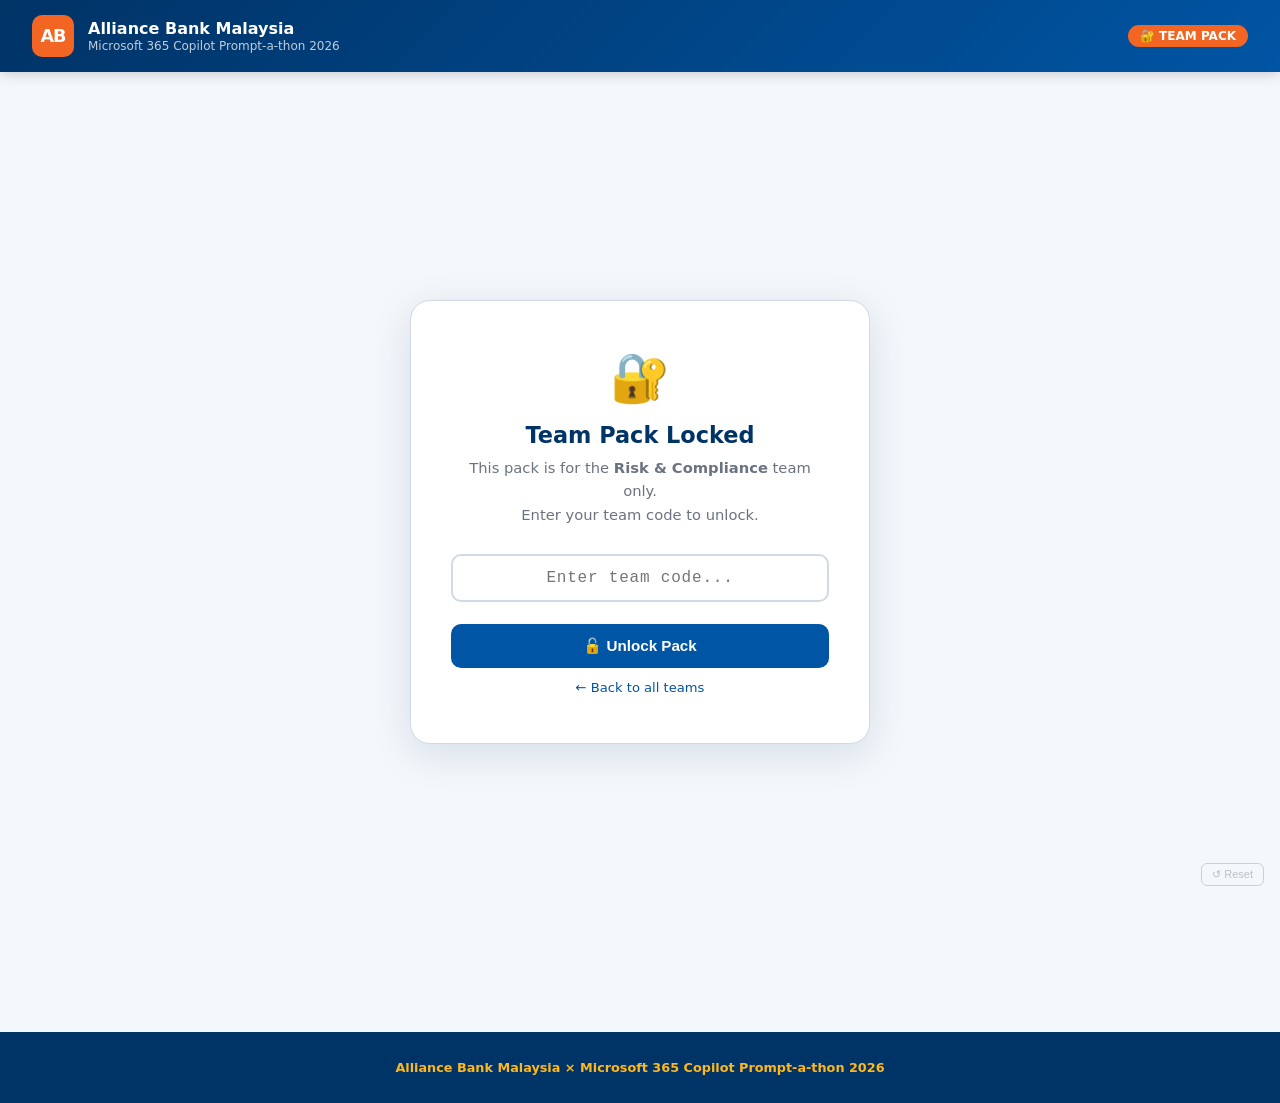
<file: teams/risk-compliance.html>
<!DOCTYPE html>
<html lang="en">
<head>
  <meta charset="UTF-8">
  <meta name="viewport" content="width=device-width, initial-scale=1.0">
  <meta name="team-id" content="risk-compliance">
  <title>Risk &amp; Compliance | Alliance Bank Prompt-a-thon 2026</title>
  <link rel="stylesheet" href="../assets/style.css">
</head>
<body>
  <!-- Wrong Team Block -->
  <div id="wrong-team-msg" style="display:none;position:fixed;inset:0;background:#0a1628;z-index:9999;flex-direction:column;align-items:center;justify-content:center;text-align:center;padding:40px;">
    <div style="font-size:3rem;margin-bottom:16px;">🔒</div>
    <h2 style="color:#fff;font-size:1.4rem;font-weight:800;margin-bottom:12px;">This is not your team pack.</h2>
    <p style="color:#94A3B8;font-size:0.95rem;max-width:420px;line-height:1.7;">Your team has already been assigned a pack. Please go back and open your own team pack.</p>
    <a href="../index.html" style="margin-top:24px;background:#F26522;color:#fff;padding:12px 28px;border-radius:8px;font-weight:700;font-size:0.95rem;text-decoration:none;">Back to Team Packs</a>
  </div>

  <!-- Header -->
  <header class="site-header">
    <div class="logo-area">
      <div class="logo-badge">AB</div>
      <div>
        <div style="font-weight:800;font-size:1rem;">Alliance Bank Malaysia</div>
        <div class="sub">Microsoft 365 Copilot Prompt-a-thon 2026</div>
      </div>
    </div>
    <span class="header-badge">🔐 TEAM PACK</span>
  </header>

  <!-- Lock Gate -->
  <div id="lock-gate" class="lock-gate">
    <div class="lock-box">
      <div class="lock-icon">🔐</div>
      <h2>Team Pack Locked</h2>
      <p>This pack is for the <strong>Risk &amp; Compliance</strong> team only.<br>Enter your team code to unlock.</p>
      <input type="text" id="team-code-input" class="lock-input" placeholder="Enter team code..." autocomplete="off" spellcheck="false">
      <p class="error-msg" id="error-msg"></p>
      <button id="unlock-btn" class="btn btn-primary" style="margin-top:8px;">🔓 Unlock Pack</button>
      <a href="../index.html" style="display:block;margin-top:12px;font-size:0.82rem;color:var(--ab-blue);text-decoration:none;">← Back to all teams</a>
    </div>
  </div>

  <!-- Team Content -->
  <div id="team-content">
    <!-- Hero -->
    <section class="team-hero" style="background: linear-gradient(135deg, #DC2626 0%, #991B1B 100%);">
      <div class="container">
        <span class="team-label">Team 5 · Risk &amp; Compliance</span>
        <h1>Risk &amp; Compliance Pack</h1>
        <div class="challenge-name">"The Regulation Avalanche"</div>
      </div>
    </section>

    <div class="container section" style="padding-top:36px;">
      <a href="../index.html" style="display:inline-flex;align-items:center;gap:8px;color:var(--ab-blue);font-weight:600;font-size:0.88rem;text-decoration:none;margin-bottom:24px;">← Back to All Teams</a>

      <!-- Company Background -->
      <div class="content-section">
        <h3><span class="sec-icon" style="background:#EFF8FF;">🏦</span>About Aurora Nexus Global</h3>
        <p style="font-size:0.93rem;line-height:1.75;color:#333;">Aurora Nexus Global operates in one of Asia's most tightly regulated financial environments, subject to the central bank, securities regulators, and international standards. The Risk &amp; Compliance division ensures the Group meets all obligations, but the volume and pace of regulatory change has outpaced the team's capacity to respond. Under Project Nexus 2027, the division must modernise how it tracks, implements, and evidences compliance.</p>
      </div>

      <!-- Business Pain Point -->
      <div class="content-section">
        <h3><span class="sec-icon" style="background:#FFF7F0;">⚠️</span>Business Pain Point</h3>
        <div class="pain-box">
          <p>Last year, the financial regulator issued 47 regulatory updates, circulars, and revised guidelines, a 35% increase from the prior year. ANG's compliance team of 12 professionals must review each one, assess the impact, update internal policies, communicate changes to affected business units, and collect evidence of compliance.</p>
          <p style="margin-top:12px;">Every step of this process is manual. Regulatory updates arrive as PDF circulars. Impact assessments are written in Word and emailed around. Policy updates go through a SharePoint process with no version control enforcement. Audit evidence is collected by chasing emails and spreadsheets across departments.</p>
          <p style="margin-top:12px;">The consequence: policies are updated months after regulations take effect. Staff in branches and business units operate on outdated guidance. During the last supervisory examination, Aurora Nexus Global received three repeat findings: issues raised in the previous audit, supposedly addressed, but not sustained in practice.</p>
        </div>
      </div>

      <!-- Data Table -->
      <div class="content-section">
        <h3><span class="sec-icon" style="background:#EFF8FF;">📊</span>Policy Version &amp; Exception Tracker: Q1 2025</h3>
        <div style="overflow-x:auto;">
          <table style="width:100%;border-collapse:collapse;font-size:0.82rem;">
            <thead>
              <tr style="background:var(--ab-navy);color:white;">
                <th style="padding:10px 12px;text-align:left;white-space:nowrap;">Policy Area</th>
                <th style="padding:10px 12px;text-align:left;white-space:nowrap;">Current Version</th>
                <th style="padding:10px 12px;text-align:left;white-space:nowrap;">Version in Use</th>
                <th style="padding:10px 12px;text-align:left;white-space:nowrap;">Reg Reference</th>
                <th style="padding:10px 12px;text-align:left;white-space:nowrap;">Effective Date</th>
                <th style="padding:10px 12px;text-align:left;white-space:nowrap;">Policy Updated?</th>
                <th style="padding:10px 12px;text-align:left;white-space:nowrap;">Exception Raised</th>
                <th style="padding:10px 12px;text-align:left;white-space:nowrap;">Logged Centrally?</th>
              </tr>
            </thead>
            <tbody>
              <tr style="background:#FFFFFF;border-bottom:1px solid var(--ab-border);"><td style="padding:9px 12px;">AML/CFT</td><td style="padding:9px 12px;">v6.2</td><td style="padding:9px 12px;">v5.8</td><td style="padding:9px 12px;">GP 6.23</td><td style="padding:9px 12px;">01-Jan-25</td><td style="padding:9px 12px;">Partial</td><td style="padding:9px 12px;">Yes</td><td style="padding:9px 12px;">No</td></tr>
              <tr style="background:#F8FAFC;border-bottom:1px solid var(--ab-border);"><td style="padding:9px 12px;">Climate Risk</td><td style="padding:9px 12px;">v1.0</td><td style="padding:9px 12px;">Not issued</td><td style="padding:9px 12px;">GL 001-2</td><td style="padding:9px 12px;">01-Mar-25</td><td style="padding:9px 12px;">No</td><td style="padding:9px 12px;">No</td><td style="padding:9px 12px;">No</td></tr>
              <tr style="background:#FFFFFF;border-bottom:1px solid var(--ab-border);"><td style="padding:9px 12px;">Data Privacy</td><td style="padding:9px 12px;">v4.3</td><td style="padding:9px 12px;">v4.3</td><td style="padding:9px 12px;">PDPA 2024</td><td style="padding:9px 12px;">15-Dec-24</td><td style="padding:9px 12px;">Yes</td><td style="padding:9px 12px;">No</td><td style="padding:9px 12px;">Yes</td></tr>
              <tr style="background:#F8FAFC;border-bottom:1px solid var(--ab-border);"><td style="padding:9px 12px;">Credit Risk</td><td style="padding:9px 12px;">v8.1</td><td style="padding:9px 12px;">v7.9</td><td style="padding:9px 12px;">GL 003</td><td style="padding:9px 12px;">01-Feb-25</td><td style="padding:9px 12px;">Partial</td><td style="padding:9px 12px;">Yes</td><td style="padding:9px 12px;">Partial</td></tr>
              <tr style="background:#FFFFFF;border-bottom:1px solid var(--ab-border);"><td style="padding:9px 12px;">Operational Risk</td><td style="padding:9px 12px;">v5.4</td><td style="padding:9px 12px;">v5.4</td><td style="padding:9px 12px;">GL 019</td><td style="padding:9px 12px;">01-Nov-24</td><td style="padding:9px 12px;">Yes</td><td style="padding:9px 12px;">No</td><td style="padding:9px 12px;">Yes</td></tr>
              <tr style="background:#F8FAFC;border-bottom:1px solid var(--ab-border);"><td style="padding:9px 12px;">Outsourcing</td><td style="padding:9px 12px;">v3.2</td><td style="padding:9px 12px;">v2.9</td><td style="padding:9px 12px;">GL 013</td><td style="padding:9px 12px;">15-Jan-25</td><td style="padding:9px 12px;">No</td><td style="padding:9px 12px;">Yes</td><td style="padding:9px 12px;">No</td></tr>
              <tr style="background:#FFFFFF;border-bottom:1px solid var(--ab-border);"><td style="padding:9px 12px;">Cyber Risk</td><td style="padding:9px 12px;">v7.0</td><td style="padding:9px 12px;">v6.6</td><td style="padding:9px 12px;">GP 6.37</td><td style="padding:9px 12px;">01-Feb-25</td><td style="padding:9px 12px;">Partial</td><td style="padding:9px 12px;">Yes</td><td style="padding:9px 12px;">No</td></tr>
              <tr style="background:#F8FAFC;border-bottom:1px solid var(--ab-border);"><td style="padding:9px 12px;">Conduct &amp; Market</td><td style="padding:9px 12px;">v2.1</td><td style="padding:9px 12px;">v2.1</td><td style="padding:9px 12px;">GL 002</td><td style="padding:9px 12px;">01-Jan-25</td><td style="padding:9px 12px;">Yes</td><td style="padding:9px 12px;">No</td><td style="padding:9px 12px;">Yes</td></tr>
              <tr style="background:#FFFFFF;border-bottom:1px solid var(--ab-border);"><td style="padding:9px 12px;">Liquidity</td><td style="padding:9px 12px;">v9.3</td><td style="padding:9px 12px;">v9.1</td><td style="padding:9px 12px;">GL 007</td><td style="padding:9px 12px;">01-Mar-25</td><td style="padding:9px 12px;">No</td><td style="padding:9px 12px;">Yes</td><td style="padding:9px 12px;">No</td></tr>
              <tr style="background:#F8FAFC;border-bottom:1px solid var(--ab-border);"><td style="padding:9px 12px;">Islamic Finance</td><td style="padding:9px 12px;">v4.8</td><td style="padding:9px 12px;">v4.5</td><td style="padding:9px 12px;">SAC 2024</td><td style="padding:9px 12px;">01-Dec-24</td><td style="padding:9px 12px;">Partial</td><td style="padding:9px 12px;">Yes</td><td style="padding:9px 12px;">Partial</td></tr>
              <tr style="background:#FFFFFF;border-bottom:1px solid var(--ab-border);"><td style="padding:9px 12px;">Fraud Risk</td><td style="padding:9px 12px;">v3.6</td><td style="padding:9px 12px;">v3.6</td><td style="padding:9px 12px;">GP 6.41</td><td style="padding:9px 12px;">15-Feb-25</td><td style="padding:9px 12px;">Yes</td><td style="padding:9px 12px;">No</td><td style="padding:9px 12px;">Yes</td></tr>
              <tr style="background:#F8FAFC;border-bottom:1px solid var(--ab-border);"><td style="padding:9px 12px;">Whistleblowing</td><td style="padding:9px 12px;">v2.0</td><td style="padding:9px 12px;">v1.8</td><td style="padding:9px 12px;">CA 2016</td><td style="padding:9px 12px;">01-Jan-25</td><td style="padding:9px 12px;">No</td><td style="padding:9px 12px;">Yes</td><td style="padding:9px 12px;">No</td></tr>
            </tbody>
          </table>
        </div>
      </div>

      <!-- Email Thread -->
      <div class="content-section">
        <h3><span class="sec-icon" style="background:#FFFBEB;">📧</span>Email Thread</h3>
        <div style="background:#FAFAFA;border:1px solid var(--ab-border);border-radius:10px;padding:20px;font-size:0.87rem;line-height:1.7;">
          <div style="border-bottom:1px solid var(--ab-border);padding-bottom:12px;margin-bottom:16px;color:var(--ab-gray);">
            <strong style="color:#333;">From:</strong> Chief Compliance Officer, Aurora Nexus Global<br>
            <strong style="color:#333;">To:</strong> Risk &amp; Compliance Team<br>
            <strong style="color:#333;">Subject:</strong> Supervisory Examination: Repeat Findings
          </div>
          <p>I need to be direct. We received the preliminary findings from last month's examination. Three of the five findings are repeats from the previous review cycle. The examiner noted that corrective actions documented previously do not appear to have been fully implemented or sustained.</p>
          <p style="margin-top:12px;">This is not about blame. But we need to understand why policies updated on paper are not being followed in practice, and why we could not produce evidence of compliance when asked. I want a full review of every policy area with a version mismatch or an unlogged exception. We present to the Board Risk Committee in three weeks.</p>
        </div>
      </div>

      <!-- Chat Extract -->
      <div class="content-section">
        <h3><span class="sec-icon" style="background:#F0FDF4;">💬</span>Chat Extract: Compliance Team Channel</h3>
        <div style="background:#FAFAFA;border:1px solid var(--ab-border);border-radius:10px;padding:20px;font-size:0.87rem;display:flex;flex-direction:column;gap:14px;">
          <div>
            <div style="margin-bottom:3px;"><strong style="color:var(--ab-blue);">Azlan</strong> <span style="color:var(--ab-gray);font-size:0.78rem;">10:02</span></div>
            <div>The Outsourcing policy still isn't updated. Effective date was January. We're in May.</div>
          </div>
          <div>
            <div style="margin-bottom:3px;"><strong style="color:var(--ab-blue);">Hui Ling</strong> <span style="color:var(--ab-gray);font-size:0.78rem;">10:05</span></div>
            <div>I raised it in February. It went to Legal review and nothing came back.</div>
          </div>
          <div>
            <div style="margin-bottom:3px;"><strong style="color:var(--ab-blue);">Azlan</strong> <span style="color:var(--ab-gray);font-size:0.78rem;">10:08</span></div>
            <div>Branch teams are still using v2.9. I checked last week.</div>
          </div>
          <div>
            <div style="margin-bottom:3px;"><strong style="color:var(--ab-blue);">Marcus</strong> <span style="color:var(--ab-gray);font-size:0.78rem;">10:11</span></div>
            <div>Four outsourcing exceptions were approved over email and none are in the central log.</div>
          </div>
          <div>
            <div style="margin-bottom:3px;"><strong style="color:var(--ab-blue);">Hui Ling</strong> <span style="color:var(--ab-gray);font-size:0.78rem;">10:14</span></div>
            <div>How are we supposed to demonstrate compliance in an audit when the evidence is scattered across seven people's inboxes?</div>
          </div>
        </div>
      </div>

      <!-- Tasks -->
      <div class="content-section">
        <h3><span class="sec-icon" style="background:#F5F3FF;">🎯</span>Your Tasks</h3>
        <div style="display:flex;flex-direction:column;gap:16px;margin-top:4px;">
          <div style="display:flex;gap:14px;align-items:flex-start;">
            <div style="min-width:32px;height:32px;background:var(--ab-blue);color:white;border-radius:50%;display:flex;align-items:center;justify-content:center;font-weight:800;font-size:0.85rem;flex-shrink:0;margin-top:2px;">1</div>
            <p style="font-size:0.93rem;line-height:1.7;padding-top:4px;">Based on the policy tracker and conversations, identify which compliance gaps represent the highest regulatory and reputational risk to Aurora Nexus Global, and explain why some gaps are more dangerous than others.</p>
          </div>
          <div style="display:flex;gap:14px;align-items:flex-start;">
            <div style="min-width:32px;height:32px;background:var(--ab-blue);color:white;border-radius:50%;display:flex;align-items:center;justify-content:center;font-weight:800;font-size:0.85rem;flex-shrink:0;margin-top:2px;">2</div>
            <p style="font-size:0.93rem;line-height:1.7;padding-top:4px;">Design an ideal compliance operating model where ANG can demonstrate, at any time, that its policies are current, exceptions are tracked, and evidence is audit-ready.</p>
          </div>
          <div style="display:flex;gap:14px;align-items:flex-start;">
            <div style="min-width:32px;height:32px;background:var(--ab-blue);color:white;border-radius:50%;display:flex;align-items:center;justify-content:center;font-weight:800;font-size:0.85rem;flex-shrink:0;margin-top:2px;">3</div>
            <p style="font-size:0.93rem;line-height:1.7;padding-top:4px;">Recommend what Aurora Nexus Global must prioritise in the next 90 days to address the repeat examination findings, focusing on closing the gap between policy on paper and compliance in practice.</p>
          </div>
        </div>
      </div>

      <!-- Working File -->
      <div class="content-section" style="background:linear-gradient(135deg,#EFF6FF,#E0EEFF);border:1px solid #BFDBFE;">
        <h3><span class="sec-icon" style="background:#DBEAFE;">📝</span>Your Working File</h3>
        <p style="font-size:0.92rem;line-height:1.7;color:#1E3A5F;">Your working folder contains <strong>2 files</strong> for your team:</p>
        <ul style="font-size:0.92rem;line-height:1.9;color:#1E3A5F;margin:10px 0 0 18px;">
          <li>📊 <strong>BLANK – Promptathon Team Pack</strong>: your main working file. Use this to document your prompts, Copilot outputs, and key insights throughout the challenge. You will present from this at the end.</li>
          <li>⚖️ <strong>Peer Judging Sheet</strong>: used during the presentation segment. You will score the <em>other</em> teams while they present their work.</li>
        </ul>
        <div style="margin-top:16px;background:white;border:1px solid #BFDBFE;border-radius:10px;padding:16px;text-align:center;">
          <a href="https://absx62256373-my.sharepoint.com/:f:/g/personal/admin_absx62256373_onmicrosoft_com/IgBQCnxbYx7tQZWkzX-glL_WATzvfErbQq2ctBNq_Y09t9M?e=Brz2YB" target="_blank" rel="noopener" style="display:inline-flex;align-items:center;gap:10px;background:#0055A4;color:#fff;padding:13px 28px;border-radius:8px;font-weight:700;font-size:0.95rem;text-decoration:none;">🔗 Open Your Working Folder</a>
          <p style="margin-top:10px;font-size:0.8rem;color:var(--ab-gray);">Opens in OneDrive. Use Incognito / InPrivate mode.</p>
        </div>
        <div style="margin-top:12px;background:#FFF7ED;border:1px solid #FED7AA;border-radius:10px;padding:14px 16px;font-size:0.88rem;color:#92400E;display:flex;gap:10px;align-items:flex-start;">
          <span style="font-size:1.2rem;flex-shrink:0;">🕵️</span>
          <div><strong>Important:</strong> Open the working file in an <strong>Incognito</strong> (Chrome) or <strong>InPrivate</strong> (Edge) window. This ensures you are working from the correct shared folder and your work is saved properly.</div>
        </div>
      </div>

      <!-- Power Up Gate -->
      <div id="powerup-gate">
        <div class="powerup-locked-icons">⚡🔒⚡</div>
        <h3>Power Ups: Locked</h3>
        <p>Power Ups are special Copilot prompts that can supercharge your output.<br>Complete your challenge tasks first, then unlock them here.</p>
        <button id="reveal-powerups-btn" class="btn btn-orange" style="max-width:300px;margin:0 auto;">✅ We've Completed Our Work. Reveal Power Ups!</button>
      </div>

      <!-- Revealed Banner -->
      <div id="revealed-banner" class="revealed-banner" style="display:none;">
        ✅ &nbsp; Power Ups revealed! Use these to take your output to the next level before presenting.
      </div>

      <!-- Confetti burst -->
      <div id="confetti-burst" style="display:none;text-align:center;font-size:2rem;padding:16px;letter-spacing:8px;">⚡🎉⚡🎉⚡🎉⚡🎉⚡</div>

      <!-- Power Ups Section -->
      <div id="powerups-section">
        <div class="section-title" style="margin-bottom:16px;">&#9889; Power Up: Adopt It</div>
        <p style="color:#333;font-size:0.9rem;margin-bottom:24px;">You have used Copilot to solve a scenario. Now bring it back to your real work at Alliance Bank.</p>

        <!-- Step 1 -->
        <div class="powerup-card" style="margin-bottom:16px;">
          <div class="pu-header">
            <span class="pu-num">1</span>
            <span class="pu-title">Pick Your Use Case <span style="font-size:0.8rem;font-weight:500;opacity:0.7;">&middot; 5 min</span></span>
          </div>
          <p style="font-size:0.88rem;line-height:1.7;margin:0 0 12px;">In Tasks 1 and 2, you found that repeat examination findings, not new regulatory requirements, are the biggest driver of compliance risk. You then designed an operating model built around proactive monitoring and structured remediation tracking. Alliance Bank's Risk and Compliance teams know the same findings are coming back because execution and tracking are inconsistent.</p>
          <p style="font-size:0.87rem;margin-bottom:8px;font-weight:600;">Use cases from risk and compliance teams at banks like yours. React to these: swap, add, or keep.</p>
          <ul style="font-size:0.86rem;line-height:1.9;color:#333;margin:0 0 14px 18px;">
            <li>Analyse a set of examination findings and group them by root cause, repeat frequency, and regulatory body, then rank by combined risk exposure</li>
            <li>Draft a management response to a regulatory examination finding using the finding text and evidence summary as direct input</li>
            <li>Review a compliance monitoring schedule and identify coverage gaps where no control testing is planned for the next quarter</li>
            <li>Summarise a new BNM or SC regulatory circular and extract the top five action items with suggested owners and realistic deadlines</li>
            <li>Write a 90-day remediation tracker for repeat findings, with owners, due dates, escalation triggers, and measurable success criteria</li>
          </ul>
          <p style="font-size:0.87rem;margin-bottom:8px;">As a team, pick your top 3, then paste this into Copilot:</p>
          <div class="pu-prompt">"We work in risk and compliance at a bank. Here are 3 Copilot use cases we identified: [list them]. Score each on: time saved per week, how often we'd use it, and ease of implementation. Rank them and explain your top pick."</div>
        </div>

        <!-- Step 2 -->
        <div class="powerup-card" style="margin-bottom:16px;">
          <div class="pu-header">
            <span class="pu-num">2</span>
            <span class="pu-title">Build the Prompt <span style="font-size:0.8rem;font-weight:500;opacity:0.7;">&middot; 5 min</span></span>
          </div>
          <p style="font-size:0.88rem;line-height:1.7;margin:0 0 12px;">Your winning use case needs a great prompt. Paste this into Copilot:</p>
          <div class="pu-prompt">"For this use case: [describe your winning use case]. What data or input would we need? Write the best Copilot prompt to make this work. Then show a sample output."</div>
          <p style="font-size:0.86rem;margin-top:10px;color:var(--ab-gray);">Test it. Refine it. Make it yours.</p>
        </div>

        <!-- Step 3 -->
        <div class="powerup-card">
          <div class="pu-header">
            <span class="pu-num">3</span>
            <span class="pu-title">Pitch It <span style="font-size:0.8rem;font-weight:500;opacity:0.7;">&middot; 5 min</span></span>
          </div>
          <p style="font-size:0.88rem;line-height:1.7;margin:0 0 12px;">Draft your adoption pitch:</p>
          <div class="pu-prompt">"Draft a short adoption pitch for our compliance manager: what the use case is, what problem it solves, what data or content we'd give Copilot, and what the first step is to roll it out to the team."</div>
        </div>
      </div>

    </div>
  </div>

  <footer class="site-footer">
    <strong>Alliance Bank Malaysia × Microsoft 365 Copilot Prompt-a-thon 2026</strong>
  </footer>
  <script src="../assets/script.js"></script>
</body>
</html>
</file>
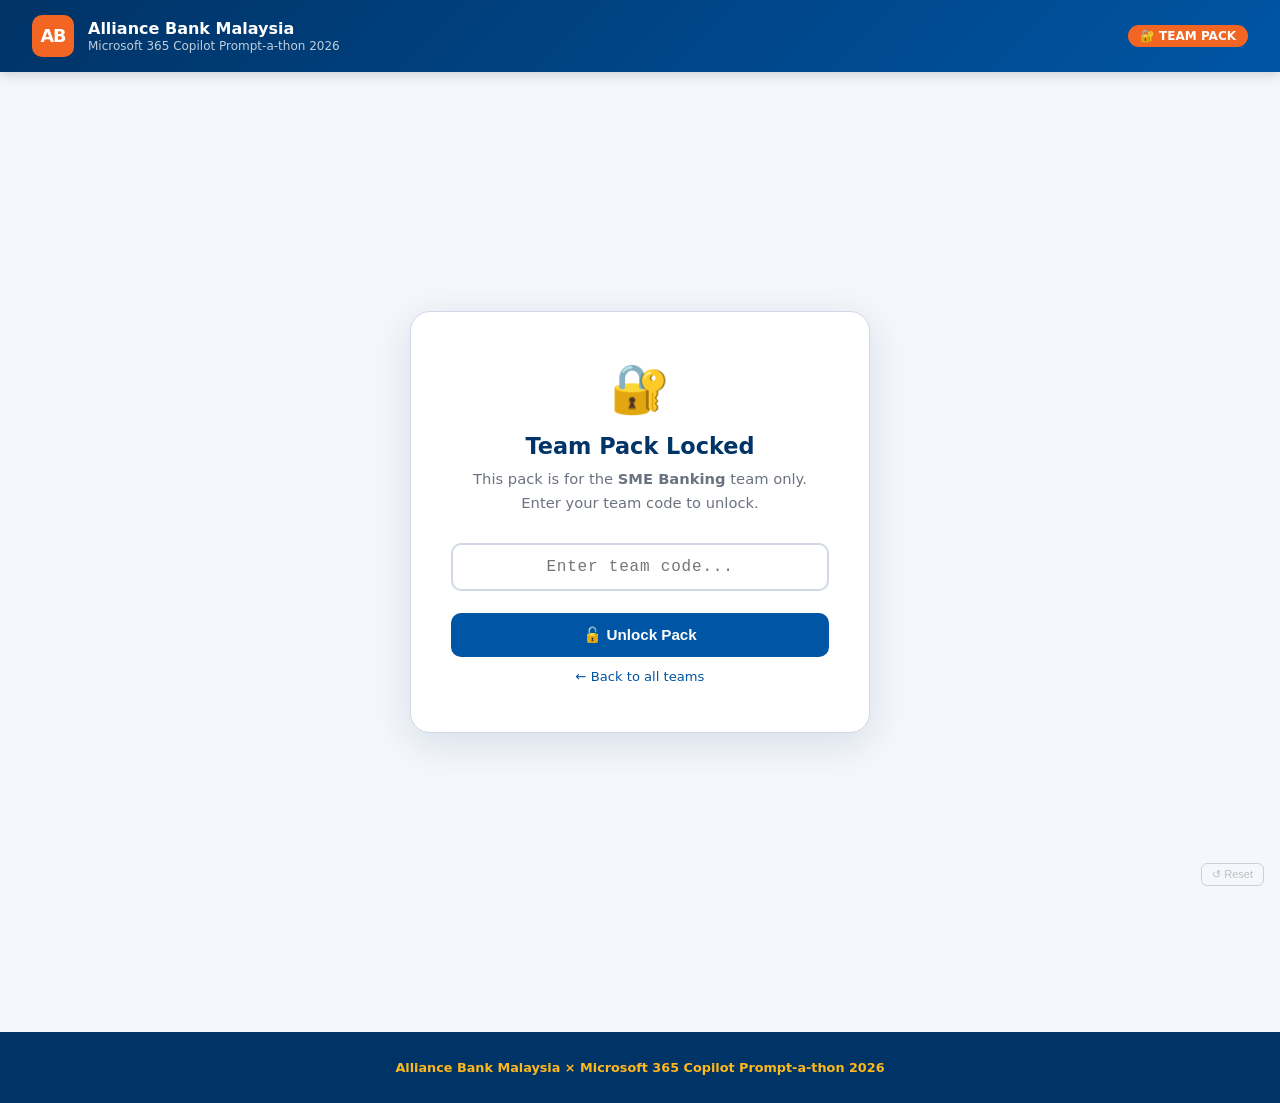
<file: teams/sme-banking.html>
<!DOCTYPE html>
<html lang="en">
<head>
  <meta charset="UTF-8">
  <meta name="viewport" content="width=device-width, initial-scale=1.0">
  <meta name="team-id" content="sme-banking">
  <title>SME Banking | Alliance Bank Prompt-a-thon 2026</title>
  <link rel="stylesheet" href="../assets/style.css">
</head>
<body>
  <!-- Wrong Team Block -->
  <div id="wrong-team-msg" style="display:none;position:fixed;inset:0;background:#0a1628;z-index:9999;flex-direction:column;align-items:center;justify-content:center;text-align:center;padding:40px;">
    <div style="font-size:3rem;margin-bottom:16px;">🔒</div>
    <h2 style="color:#fff;font-size:1.4rem;font-weight:800;margin-bottom:12px;">This is not your team pack.</h2>
    <p style="color:#94A3B8;font-size:0.95rem;max-width:420px;line-height:1.7;">Your team has already been assigned a pack. Please go back and open your own team pack.</p>
    <a href="../index.html" style="margin-top:24px;background:#F26522;color:#fff;padding:12px 28px;border-radius:8px;font-weight:700;font-size:0.95rem;text-decoration:none;">Back to Team Packs</a>
  </div>

  <!-- Header -->
  <header class="site-header">
    <div class="logo-area">
      <div class="logo-badge">AB</div>
      <div>
        <div style="font-weight:800;font-size:1rem;">Alliance Bank Malaysia</div>
        <div class="sub">Microsoft 365 Copilot Prompt-a-thon 2026</div>
      </div>
    </div>
    <span class="header-badge">🔐 TEAM PACK</span>
  </header>

  <!-- Lock Gate -->
  <div id="lock-gate" class="lock-gate">
    <div class="lock-box">
      <div class="lock-icon">🔐</div>
      <h2>Team Pack Locked</h2>
      <p>This pack is for the <strong>SME Banking</strong> team only.<br>Enter your team code to unlock.</p>
      <input type="text" id="team-code-input" class="lock-input" placeholder="Enter team code..." autocomplete="off" spellcheck="false">
      <p class="error-msg" id="error-msg"></p>
      <button id="unlock-btn" class="btn btn-primary" style="margin-top:8px;">🔓 Unlock Pack</button>
      <a href="../index.html" style="display:block;margin-top:12px;font-size:0.82rem;color:var(--ab-blue);text-decoration:none;">← Back to all teams</a>
    </div>
  </div>

  <!-- Team Content -->
  <div id="team-content">
    <!-- Hero -->
    <section class="team-hero" style="background: linear-gradient(135deg, #F26522 0%, #C44E0F 100%);">
      <div class="container">
        <span class="team-label">Team 2 · SME Banking</span>
        <h1>SME Banking Pack</h1>
        <div class="challenge-name">"The 14-Day Problem"</div>
      </div>
    </section>

    <div class="container section" style="padding-top:36px;">
      <a href="../index.html" style="display:inline-flex;align-items:center;gap:8px;color:var(--ab-blue);font-weight:600;font-size:0.88rem;text-decoration:none;margin-bottom:24px;">← Back to All Teams</a>

      <!-- Company Background -->
      <div class="content-section">
        <h3><span class="sec-icon" style="background:#EFF8FF;">🏦</span>About Aurora Nexus Global</h3>
        <p style="font-size:0.93rem;line-height:1.75;color:#333;">Aurora Nexus Global is a mid-sized financial services group operating across Malaysia and the APAC region. The SME Banking division serves thousands of small and medium businesses across manufacturing, retail, services, and construction, providing working capital loans, trade finance, and cash management. SME lending is the cornerstone of Project Nexus 2027, but the process meant to win business clients is, in practice, driving them away.</p>
      </div>

      <!-- Business Pain Point -->
      <div class="content-section">
        <h3><span class="sec-icon" style="background:#FFF7F0;">⚠️</span>Business Pain Point</h3>
        <div class="pain-box">
          <p>Aurora Nexus Global's target turnaround for SME loan decisions is 5 working days. The reality is 14. For a business owner waiting on a working capital line to pay salaries or secure a contract, that gap is the difference between staying with ANG and moving to a competitor.</p>
          <p style="margin-top:12px;">The bottleneck is not credit risk; ANG's approval rates are healthy. It is the process. Relationship Managers manually compile documents from customers, type credit memos from scratch for every application, chase internal approvals over email, and follow up on missing documents through WhatsApp. Every step is manual, every step introduces delay, and every step pulls RMs away from their core job: growing client relationships.</p>
          <p style="margin-top:12px;">Two large manufacturing clients cited "slow response compared to competitors" when moving their facilities in Q1 2025. RMs are aware of the problem. Leadership is aware of the problem. But no one has systematically mapped where the time actually goes, or made it someone's job to fix it.</p>
        </div>
      </div>

      <!-- Data Table -->
      <div class="content-section">
        <h3><span class="sec-icon" style="background:#EFF8FF;">📊</span>SME Loan Application Processing Log: Q1 2025</h3>
        <div style="overflow-x:auto;">
          <table style="width:100%;border-collapse:collapse;font-size:0.82rem;">
            <thead>
              <tr style="background:var(--ab-navy);color:white;">
                <th style="padding:10px 12px;text-align:left;white-space:nowrap;">App ID</th>
                <th style="padding:10px 12px;text-align:left;white-space:nowrap;">RM</th>
                <th style="padding:10px 12px;text-align:left;white-space:nowrap;">Segment</th>
                <th style="padding:10px 12px;text-align:left;white-space:nowrap;">Loan Amt (MYR)</th>
                <th style="padding:10px 12px;text-align:left;white-space:nowrap;">Submitted</th>
                <th style="padding:10px 12px;text-align:left;white-space:nowrap;">Approved</th>
                <th style="padding:10px 12px;text-align:left;white-space:nowrap;">Days</th>
                <th style="padding:10px 12px;text-align:left;white-space:nowrap;">Bottleneck Stage</th>
                <th style="padding:10px 12px;text-align:left;white-space:nowrap;">Outcome</th>
              </tr>
            </thead>
            <tbody>
              <tr style="background:#FFFFFF;border-bottom:1px solid var(--ab-border);"><td style="padding:9px 12px;">SME-2501</td><td style="padding:9px 12px;">Hafiz R.</td><td style="padding:9px 12px;">Manufacturing</td><td style="padding:9px 12px;">800,000</td><td style="padding:9px 12px;">03-Jan</td><td style="padding:9px 12px;">21-Jan</td><td style="padding:9px 12px;">18</td><td style="padding:9px 12px;">Document collection</td><td style="padding:9px 12px;">Approved</td></tr>
              <tr style="background:#F8FAFC;border-bottom:1px solid var(--ab-border);"><td style="padding:9px 12px;">SME-2502</td><td style="padding:9px 12px;">Lee C.K.</td><td style="padding:9px 12px;">Retail</td><td style="padding:9px 12px;">250,000</td><td style="padding:9px 12px;">07-Jan</td><td style="padding:9px 12px;">16-Jan</td><td style="padding:9px 12px;">9</td><td style="padding:9px 12px;">Credit memo drafting</td><td style="padding:9px 12px;">Approved</td></tr>
              <tr style="background:#FFFFFF;border-bottom:1px solid var(--ab-border);"><td style="padding:9px 12px;">SME-2503</td><td style="padding:9px 12px;">Anita M.</td><td style="padding:9px 12px;">Services</td><td style="padding:9px 12px;">500,000</td><td style="padding:9px 12px;">10-Jan</td><td style="padding:9px 12px;">28-Jan</td><td style="padding:9px 12px;">18</td><td style="padding:9px 12px;">Approval sign-off</td><td style="padding:9px 12px;">Approved</td></tr>
              <tr style="background:#F8FAFC;border-bottom:1px solid var(--ab-border);"><td style="padding:9px 12px;">SME-2504</td><td style="padding:9px 12px;">Hafiz R.</td><td style="padding:9px 12px;">Construction</td><td style="padding:9px 12px;">1,200,000</td><td style="padding:9px 12px;">14-Jan</td><td style="padding:9px 12px;">03-Feb</td><td style="padding:9px 12px;">20</td><td style="padding:9px 12px;">Missing documents</td><td style="padding:9px 12px;">Withdrawn</td></tr>
              <tr style="background:#FFFFFF;border-bottom:1px solid var(--ab-border);"><td style="padding:9px 12px;">SME-2505</td><td style="padding:9px 12px;">Lee C.K.</td><td style="padding:9px 12px;">F&amp;B</td><td style="padding:9px 12px;">180,000</td><td style="padding:9px 12px;">20-Jan</td><td style="padding:9px 12px;">29-Jan</td><td style="padding:9px 12px;">9</td><td style="padding:9px 12px;">Credit memo drafting</td><td style="padding:9px 12px;">Approved</td></tr>
              <tr style="background:#F8FAFC;border-bottom:1px solid var(--ab-border);"><td style="padding:9px 12px;">SME-2506</td><td style="padding:9px 12px;">Anita M.</td><td style="padding:9px 12px;">Manufacturing</td><td style="padding:9px 12px;">950,000</td><td style="padding:9px 12px;">22-Jan</td><td style="padding:9px 12px;">10-Feb</td><td style="padding:9px 12px;">19</td><td style="padding:9px 12px;">Approval sign-off</td><td style="padding:9px 12px;">Approved</td></tr>
              <tr style="background:#FFFFFF;border-bottom:1px solid var(--ab-border);"><td style="padding:9px 12px;">SME-2507</td><td style="padding:9px 12px;">Raj S.</td><td style="padding:9px 12px;">Retail</td><td style="padding:9px 12px;">320,000</td><td style="padding:9px 12px;">28-Jan</td><td style="padding:9px 12px;">11-Feb</td><td style="padding:9px 12px;">14</td><td style="padding:9px 12px;">Document collection</td><td style="padding:9px 12px;">Approved</td></tr>
              <tr style="background:#F8FAFC;border-bottom:1px solid var(--ab-border);"><td style="padding:9px 12px;">SME-2508</td><td style="padding:9px 12px;">Hafiz R.</td><td style="padding:9px 12px;">Services</td><td style="padding:9px 12px;">420,000</td><td style="padding:9px 12px;">01-Feb</td><td style="padding:9px 12px;">19-Feb</td><td style="padding:9px 12px;">18</td><td style="padding:9px 12px;">Credit memo drafting</td><td style="padding:9px 12px;">Approved</td></tr>
              <tr style="background:#FFFFFF;border-bottom:1px solid var(--ab-border);"><td style="padding:9px 12px;">SME-2509</td><td style="padding:9px 12px;">Raj S.</td><td style="padding:9px 12px;">Construction</td><td style="padding:9px 12px;">2,100,000</td><td style="padding:9px 12px;">05-Feb</td><td style="padding:9px 12px;">24-Feb</td><td style="padding:9px 12px;">19</td><td style="padding:9px 12px;">Approval sign-off</td><td style="padding:9px 12px;">Approved</td></tr>
              <tr style="background:#F8FAFC;border-bottom:1px solid var(--ab-border);"><td style="padding:9px 12px;">SME-2510</td><td style="padding:9px 12px;">Lee C.K.</td><td style="padding:9px 12px;">Manufacturing</td><td style="padding:9px 12px;">650,000</td><td style="padding:9px 12px;">10-Feb</td><td style="padding:9px 12px;">20-Feb</td><td style="padding:9px 12px;">10</td><td style="padding:9px 12px;">Credit memo drafting</td><td style="padding:9px 12px;">Approved</td></tr>
              <tr style="background:#FFFFFF;border-bottom:1px solid var(--ab-border);"><td style="padding:9px 12px;">SME-2511</td><td style="padding:9px 12px;">Anita M.</td><td style="padding:9px 12px;">F&amp;B</td><td style="padding:9px 12px;">290,000</td><td style="padding:9px 12px;">14-Feb</td><td style="padding:9px 12px;">03-Mar</td><td style="padding:9px 12px;">17</td><td style="padding:9px 12px;">Missing documents</td><td style="padding:9px 12px;">Approved</td></tr>
              <tr style="background:#F8FAFC;border-bottom:1px solid var(--ab-border);"><td style="padding:9px 12px;">SME-2512</td><td style="padding:9px 12px;">Raj S.</td><td style="padding:9px 12px;">Retail</td><td style="padding:9px 12px;">410,000</td><td style="padding:9px 12px;">18-Feb</td><td style="padding:9px 12px;">06-Mar</td><td style="padding:9px 12px;">16</td><td style="padding:9px 12px;">Document collection</td><td style="padding:9px 12px;">Approved</td></tr>
            </tbody>
          </table>
        </div>
      </div>

      <!-- Email Thread -->
      <div class="content-section">
        <h3><span class="sec-icon" style="background:#FFFBEB;">📧</span>Email Thread</h3>
        <div style="background:#FAFAFA;border:1px solid var(--ab-border);border-radius:10px;padding:20px;font-size:0.87rem;line-height:1.7;">
          <div style="border-bottom:1px solid var(--ab-border);padding-bottom:12px;margin-bottom:16px;color:var(--ab-gray);">
            <strong style="color:#333;">From:</strong> David Loh, Head of SME Banking, Aurora Nexus Global<br>
            <strong style="color:#333;">To:</strong> Regional SME Managers<br>
            <strong style="color:#333;">Subject:</strong> We Are Losing Deals We Should Be Winning
          </div>
          <p>I received confirmation this week that one of our anchor manufacturing clients, a relationship we have held since 2019, has moved their facility to a competitor. Their feedback: "ANG is too slow." We were their first call. We were not their last answer.</p>
          <p style="margin-top:12px;">This is not a pricing problem. Our rates are competitive. This is a process problem. I've asked operations to pull the Q1 application log. I want every RM to examine their own applications and identify where we lost days we should not have lost. We cannot win the SME segment with a 14-day process when competitors are promising 48 hours.</p>
        </div>
      </div>

      <!-- Chat Extract -->
      <div class="content-section">
        <h3><span class="sec-icon" style="background:#F0FDF4;">💬</span>Chat Extract: SME RM Team Channel</h3>
        <div style="background:#FAFAFA;border:1px solid var(--ab-border);border-radius:10px;padding:20px;font-size:0.87rem;display:flex;flex-direction:column;gap:14px;">
          <div>
            <div style="margin-bottom:3px;"><strong style="color:var(--ab-blue);">Hafiz</strong> <span style="color:var(--ab-gray);font-size:0.78rem;">09:32</span></div>
            <div>SME-2504 just withdrew. Three weeks and we still had missing docs on day 18. They couldn't wait anymore.</div>
          </div>
          <div>
            <div style="margin-bottom:3px;"><strong style="color:var(--ab-blue);">Anita</strong> <span style="color:var(--ab-gray);font-size:0.78rem;">09:35</span></div>
            <div>I spent four hours yesterday chasing one customer for their audited accounts. Then another hour typing the credit memo.</div>
          </div>
          <div>
            <div style="margin-bottom:3px;"><strong style="color:var(--ab-blue);">Lee C.K.</strong> <span style="color:var(--ab-gray);font-size:0.78rem;">09:38</span></div>
            <div>Credit memo alone takes 2-3 hours per application. We type the same structure every time.</div>
          </div>
          <div>
            <div style="margin-bottom:3px;"><strong style="color:var(--ab-blue);">Raj</strong> <span style="color:var(--ab-gray);font-size:0.78rem;">09:41</span></div>
            <div>The approval chain is the worst part. You submit and then wait days just to hear "more info needed."</div>
          </div>
          <div>
            <div style="margin-bottom:3px;"><strong style="color:var(--ab-blue);">Hafiz</strong> <span style="color:var(--ab-gray);font-size:0.78rem;">09:44</span></div>
            <div>We all know where the time goes. The question is whether anyone will fix it.</div>
          </div>
        </div>
      </div>

      <!-- Tasks -->
      <div class="content-section">
        <h3><span class="sec-icon" style="background:#F5F3FF;">🎯</span>Your Tasks</h3>
        <div style="display:flex;flex-direction:column;gap:16px;margin-top:4px;">
          <div style="display:flex;gap:14px;align-items:flex-start;">
            <div style="min-width:32px;height:32px;background:var(--ab-blue);color:white;border-radius:50%;display:flex;align-items:center;justify-content:center;font-weight:800;font-size:0.85rem;flex-shrink:0;margin-top:2px;">1</div>
            <p style="font-size:0.93rem;line-height:1.7;padding-top:4px;">Based on the application log and team conversations, identify the stages where Aurora Nexus Global is losing the most time, and distinguish between delays caused by process design versus delays caused by customer behaviour.</p>
          </div>
          <div style="display:flex;gap:14px;align-items:flex-start;">
            <div style="min-width:32px;height:32px;background:var(--ab-blue);color:white;border-radius:50%;display:flex;align-items:center;justify-content:center;font-weight:800;font-size:0.85rem;flex-shrink:0;margin-top:2px;">2</div>
            <p style="font-size:0.93rem;line-height:1.7;padding-top:4px;">Design an ideal SME loan journey, from the moment an RM receives an application to the moment a decision is communicated, that removes unnecessary manual steps without compromising credit quality.</p>
          </div>
          <div style="display:flex;gap:14px;align-items:flex-start;">
            <div style="min-width:32px;height:32px;background:var(--ab-blue);color:white;border-radius:50%;display:flex;align-items:center;justify-content:center;font-weight:800;font-size:0.85rem;flex-shrink:0;margin-top:2px;">3</div>
            <p style="font-size:0.93rem;line-height:1.7;padding-top:4px;">Recommend what Aurora Nexus Global must change first to move from a 14-day average toward a 5-day target, and what success would look like 90 days after those changes are made.</p>
          </div>
        </div>
      </div>

      <!-- Working File -->
      <div class="content-section" style="background:linear-gradient(135deg,#EFF6FF,#E0EEFF);border:1px solid #BFDBFE;">
        <h3><span class="sec-icon" style="background:#DBEAFE;">📝</span>Your Working File</h3>
        <p style="font-size:0.92rem;line-height:1.7;color:#1E3A5F;">Your working folder contains <strong>2 files</strong> for your team:</p>
        <ul style="font-size:0.92rem;line-height:1.9;color:#1E3A5F;margin:10px 0 0 18px;">
          <li>📊 <strong>BLANK – Promptathon Team Pack</strong>: your main working file. Use this to document your prompts, Copilot outputs, and key insights throughout the challenge. You will present from this at the end.</li>
          <li>⚖️ <strong>Peer Judging Sheet</strong>: used during the presentation segment. You will score the <em>other</em> teams while they present their work.</li>
        </ul>
        <div style="margin-top:16px;background:white;border:1px solid #BFDBFE;border-radius:10px;padding:16px;text-align:center;">
          <a href="https://absx62256373-my.sharepoint.com/:f:/g/personal/admin_absx62256373_onmicrosoft_com/IgCb-E-BjV43Q5HeWDhpdISrAYfId2sK0hvLn4cfgVwTKdY?e=338OO6" target="_blank" rel="noopener" style="display:inline-flex;align-items:center;gap:10px;background:#0055A4;color:#fff;padding:13px 28px;border-radius:8px;font-weight:700;font-size:0.95rem;text-decoration:none;">🔗 Open Your Working Folder</a>
          <p style="margin-top:10px;font-size:0.8rem;color:var(--ab-gray);">Opens in OneDrive. Use Incognito / InPrivate mode.</p>
        </div>
        <div style="margin-top:12px;background:#FFF7ED;border:1px solid #FED7AA;border-radius:10px;padding:14px 16px;font-size:0.88rem;color:#92400E;display:flex;gap:10px;align-items:flex-start;">
          <span style="font-size:1.2rem;flex-shrink:0;">🕵️</span>
          <div><strong>Important:</strong> Open the working file in an <strong>Incognito</strong> (Chrome) or <strong>InPrivate</strong> (Edge) window. This ensures you are working from the correct shared folder and your work is saved properly.</div>
        </div>
      </div>

      <!-- Power Up Gate -->
      <div id="powerup-gate">
        <div class="powerup-locked-icons">⚡🔒⚡</div>
        <h3>Power Ups: Locked</h3>
        <p>Power Ups are special Copilot prompts that can supercharge your output.<br>Complete your challenge tasks first, then unlock them here.</p>
        <button id="reveal-powerups-btn" class="btn btn-orange" style="max-width:300px;margin:0 auto;">✅ We've Completed Our Work. Reveal Power Ups!</button>
      </div>

      <!-- Revealed Banner -->
      <div id="revealed-banner" class="revealed-banner" style="display:none;">
        ✅ &nbsp; Power Ups revealed! Use these to take your output to the next level before presenting.
      </div>

      <!-- Confetti burst -->
      <div id="confetti-burst" style="display:none;text-align:center;font-size:2rem;padding:16px;letter-spacing:8px;">⚡🎉⚡🎉⚡��⚡🎉⚡</div>

      <!-- Power Ups Section -->
      <div id="powerups-section">
        <div class="section-title" style="margin-bottom:16px;">&#9889; Power Up: Adopt It</div>
        <p style="color:#333;font-size:0.9rem;margin-bottom:24px;">You have used Copilot to solve a scenario. Now bring it back to your real work at Alliance Bank.</p>

        <!-- Step 1 -->
        <div class="powerup-card" style="margin-bottom:16px;">
          <div class="pu-header">
            <span class="pu-num">1</span>
            <span class="pu-title">Pick Your Use Case <span style="font-size:0.8rem;font-weight:500;opacity:0.7;">&middot; 5 min</span></span>
          </div>
          <p style="font-size:0.88rem;line-height:1.7;margin:0 0 12px;">In Tasks 1 and 2, you mapped where time is lost across the SME loan journey and designed a faster path from RM to credit decision. You found that manual document gathering, inconsistent call notes, and handover gaps are the primary reasons the journey takes 14 days when it should take 5. Alliance Bank's SME Banking teams face the same bottlenecks.</p>
          <p style="font-size:0.87rem;margin-bottom:8px;font-weight:600;">Use cases from SME banking teams at banks like yours. React to these: swap, add, or keep.</p>
          <ul style="font-size:0.86rem;line-height:1.9;color:#333;margin:0 0 14px 18px;">
            <li>Summarise an SME loan application package and flag missing or incomplete documents before it reaches the credit team</li>
            <li>Draft a structured call note from RM meeting notes, formatted for CRM entry and ready for credit submission</li>
            <li>Generate a document checklist for a specific SME loan product, tailored to the customer's industry and facility type</li>
            <li>Compare two SME credit applications with similar profiles and highlight the key risk differentiators to speed up credit decisioning</li>
            <li>Write a weekly pipeline status update for the RM team, covering stage, days in pipeline, and the next required action for each live deal</li>
          </ul>
          <p style="font-size:0.87rem;margin-bottom:8px;">As a team, pick your top 3, then paste this into Copilot:</p>
          <div class="pu-prompt">"We work in SME banking at a bank. Here are 3 Copilot use cases we identified: [list them]. Score each on: time saved per week, how often we'd use it, and ease of implementation. Rank them and explain your top pick."</div>
        </div>

        <!-- Step 2 -->
        <div class="powerup-card" style="margin-bottom:16px;">
          <div class="pu-header">
            <span class="pu-num">2</span>
            <span class="pu-title">Build the Prompt <span style="font-size:0.8rem;font-weight:500;opacity:0.7;">&middot; 5 min</span></span>
          </div>
          <p style="font-size:0.88rem;line-height:1.7;margin:0 0 12px;">Your winning use case needs a great prompt. Paste this into Copilot:</p>
          <div class="pu-prompt">"For this use case: [describe your winning use case]. What data or input would we need? Write the best Copilot prompt to make this work. Then show a sample output."</div>
          <p style="font-size:0.86rem;margin-top:10px;color:var(--ab-gray);">Test it. Refine it. Make it yours.</p>
        </div>

        <!-- Step 3 -->
        <div class="powerup-card">
          <div class="pu-header">
            <span class="pu-num">3</span>
            <span class="pu-title">Pitch It <span style="font-size:0.8rem;font-weight:500;opacity:0.7;">&middot; 5 min</span></span>
          </div>
          <p style="font-size:0.88rem;line-height:1.7;margin:0 0 12px;">Draft your adoption pitch:</p>
          <div class="pu-prompt">"Draft a short adoption pitch for our SME banking manager: what the use case is, what problem it solves, what data or content we'd give Copilot, and what the first step is to roll it out to the team."</div>
        </div>
      </div>

    </div>
  </div>

  <footer class="site-footer">
    <strong>Alliance Bank Malaysia × Microsoft 365 Copilot Prompt-a-thon 2026</strong>
  </footer>
  <script src="../assets/script.js"></script>
</body>
</html>
</file>
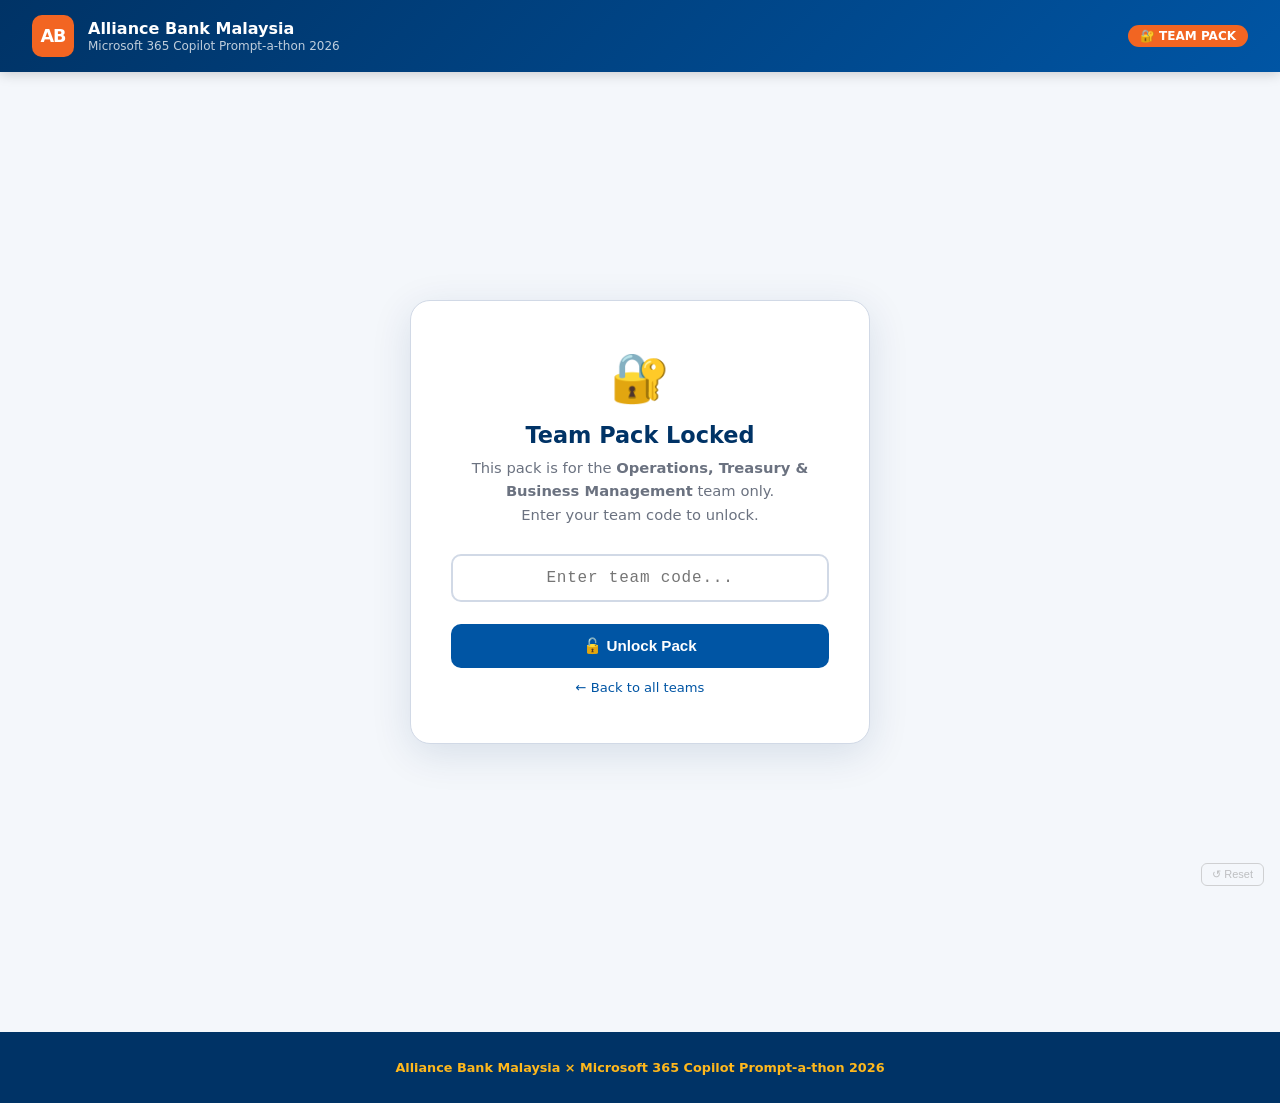
<file: teams/strategy-transformation.html>
<!DOCTYPE html>
<html lang="en">
<head>
  <meta charset="UTF-8">
  <meta name="viewport" content="width=device-width, initial-scale=1.0">
  <meta name="team-id" content="strategy-transformation">
  <title>Strategy &amp; Transformation | Alliance Bank Prompt-a-thon 2026</title>
  <link rel="stylesheet" href="../assets/style.css">
</head>
<body>
  <!-- Wrong Team Block -->
  <div id="wrong-team-msg" style="display:none;position:fixed;inset:0;background:#0a1628;z-index:9999;flex-direction:column;align-items:center;justify-content:center;text-align:center;padding:40px;">
    <div style="font-size:3rem;margin-bottom:16px;">🔒</div>
    <h2 style="color:#fff;font-size:1.4rem;font-weight:800;margin-bottom:12px;">This is not your team pack.</h2>
    <p style="color:#94A3B8;font-size:0.95rem;max-width:420px;line-height:1.7;">Your team has already been assigned a pack. Please go back and open your own team pack.</p>
    <a href="../index.html" style="margin-top:24px;background:#F26522;color:#fff;padding:12px 28px;border-radius:8px;font-weight:700;font-size:0.95rem;text-decoration:none;">Back to Team Packs</a>
  </div>

  <!-- Header -->
  <header class="site-header">
    <div class="logo-area">
      <div class="logo-badge">AB</div>
      <div>
        <div style="font-weight:800;font-size:1rem;">Alliance Bank Malaysia</div>
        <div class="sub">Microsoft 365 Copilot Prompt-a-thon 2026</div>
      </div>
    </div>
    <span class="header-badge">🔐 TEAM PACK</span>
  </header>

  <!-- Lock Gate -->
  <div id="lock-gate" class="lock-gate">
    <div class="lock-box">
      <div class="lock-icon">🔐</div>
      <h2>Team Pack Locked</h2>
      <p>This pack is for the <strong>Operations, Treasury &amp; Business Management</strong> team only.<br>Enter your team code to unlock.</p>
      <input type="text" id="team-code-input" class="lock-input" placeholder="Enter team code..." autocomplete="off" spellcheck="false">
      <p class="error-msg" id="error-msg"></p>
      <button id="unlock-btn" class="btn btn-primary" style="margin-top:8px;">🔓 Unlock Pack</button>
      <a href="../index.html" style="display:block;margin-top:12px;font-size:0.82rem;color:var(--ab-blue);text-decoration:none;">← Back to all teams</a>
    </div>
  </div>

  <!-- Team Content -->
  <div id="team-content">
    <!-- Hero -->
    <section class="team-hero" style="background: linear-gradient(135deg, #0F766E 0%, #084740 100%);">
      <div class="container">
        <span class="team-label">Team 8 · Operations, Treasury &amp; Business Management</span>
        <h1>Operations, Treasury &amp; Business Management</h1>
        <div class="challenge-name">"Three Reports, Two Numbers, One Version of the Truth: Take Your Pick"</div>
      </div>
    </section>

    <div class="container section" style="padding-top:36px;">
      <a href="../index.html" style="display:inline-flex;align-items:center;gap:8px;color:var(--ab-blue);font-weight:600;font-size:0.88rem;text-decoration:none;margin-bottom:24px;">← Back to All Teams</a>

      <!-- Company Background -->
      <div class="content-section">
        <h3><span class="sec-icon" style="background:#EFF8FF;">🏦</span>About Aurora Nexus Global</h3>
        <p style="font-size:0.93rem;line-height:1.75;color:#333;">Aurora Nexus Global's operations and treasury functions form the backbone of its financial controls and balance sheet management. Group Operations manages the collections and servicing infrastructure across ANG's retail and SME loan portfolios. Group Financial Markets oversees Asset and Liability Management and treasury positioning. Group Finance consolidates the full picture for EXCO. Together, these three teams are responsible for the accuracy, timeliness, and reliability of the financial intelligence that drives board-level decisions. Right now, they are producing that intelligence by hand every Monday morning, from three systems that do not talk to each other, and the numbers do not always agree.</p>
      </div>

      <!-- Business Pain Point -->
      <div class="content-section">
        <h3><span class="sec-icon" style="background:#FFF7F0;">⚠️</span>Business Pain Point</h3>
        <div class="pain-box">
          <p>Every Monday morning, three separate teams begin the same task: pulling data from different systems to build the weekly performance reports that go to EXCO. Group Operations extracts collections data from the loan management system, the arrears management platform, and a legacy system that was never formally decommissioned. Group Financial Markets pulls ALM positions from the treasury management system and reconciles them manually against the funding ledger. Group Finance consolidates both sets of numbers into the EXCO dashboard. By the time the dashboard is published, the underlying data is three to five days old. ANG is making active balance sheet and collections decisions on information that is, by design, already out of date when it is first seen.</p>
          <p style="margin-top:12px;">The reconciliation gap is not theoretical. In Q1 2025, a formal discrepancy incident was logged when the Collections MIS submitted by Group Operations showed a 3% improvement in the 30-plus DPD bucket for the retail mortgage portfolio. The Finance consolidation report submitted the same week showed a 2% deterioration in the same portfolio. Both teams had pulled from legitimate sources. The difference came from cut-off timing, exchange rate treatment, and a data mapping inconsistency between the loan management system and the general ledger. EXCO received two contradictory numbers in the same weekly pack. Resolving the incident took 11 working days and required a joint investigation team. No single person understood both systems well enough to resolve it alone.</p>
          <p style="margin-top:12px;">The root cause is architecture, not capability. ANG's reporting stack was built incrementally over 10 years, with each new system layered on top of existing ones rather than replacing them. The same underlying data passes through different transformation rules in different systems before appearing as a fact in a report. There are currently 14 manual steps across the three teams involved in producing the Monday pack. Seven of those steps involve copying data between systems. None are logged in an auditable workflow. When a number is wrong, the investigation starts from scratch every time because there is no data lineage trail to follow. ANG does not have a data problem. It has a trust problem, and the data architecture is the cause.</p>
        </div>
      </div>

      <!-- Data Table -->
      <div class="content-section">
        <h3><span class="sec-icon" style="background:#EFF8FF;">📊</span>Weekly Reporting Inventory: Operations, Treasury &amp; Finance</h3>
        <div style="overflow-x:auto;">
          <table style="width:100%;border-collapse:collapse;font-size:0.82rem;">
            <thead>
              <tr style="background:var(--ab-navy);color:white;">
                <th style="padding:10px 12px;text-align:left;white-space:nowrap;">Report Name</th>
                <th style="padding:10px 12px;text-align:left;white-space:nowrap;">Owning Team</th>
                <th style="padding:10px 12px;text-align:left;white-space:nowrap;">Data Sources</th>
                <th style="padding:10px 12px;text-align:left;white-space:nowrap;">Frequency</th>
                <th style="padding:10px 12px;text-align:left;white-space:nowrap;">Manual Steps</th>
                <th style="padding:10px 12px;text-align:left;white-space:nowrap;">Last Reconciled</th>
                <th style="padding:10px 12px;text-align:left;white-space:nowrap;">Discrepancies This Quarter</th>
                <th style="padding:10px 12px;text-align:left;white-space:nowrap;">EXCO Visibility</th>
              </tr>
            </thead>
            <tbody>
              <tr style="background:#FFFFFF;border-bottom:1px solid var(--ab-border);"><td style="padding:9px 12px;">Collections MIS</td><td style="padding:9px 12px;">Group Operations</td><td style="padding:9px 12px;">LMS, Arrears Platform, Legacy System</td><td style="padding:9px 12px;">Weekly</td><td style="padding:9px 12px;">6</td><td style="padding:9px 12px;">3 weeks ago</td><td style="padding:9px 12px;">4</td><td style="padding:9px 12px;">Yes</td></tr>
              <tr style="background:#F8FAFC;border-bottom:1px solid var(--ab-border);"><td style="padding:9px 12px;">ALM Position Report</td><td style="padding:9px 12px;">Financial Markets</td><td style="padding:9px 12px;">Treasury Mgmt System, Funding Ledger</td><td style="padding:9px 12px;">Weekly</td><td style="padding:9px 12px;">4</td><td style="padding:9px 12px;">2 weeks ago</td><td style="padding:9px 12px;">2</td><td style="padding:9px 12px;">Yes</td></tr>
              <tr style="background:#FFFFFF;border-bottom:1px solid var(--ab-border);"><td style="padding:9px 12px;">EXCO Dashboard</td><td style="padding:9px 12px;">Group Finance</td><td style="padding:9px 12px;">Operations Report, ALM Report, GL</td><td style="padding:9px 12px;">Weekly</td><td style="padding:9px 12px;">5</td><td style="padding:9px 12px;">Never formally</td><td style="padding:9px 12px;">3</td><td style="padding:9px 12px;">Yes</td></tr>
              <tr style="background:#F8FAFC;border-bottom:1px solid var(--ab-border);"><td style="padding:9px 12px;">Special Asset Review</td><td style="padding:9px 12px;">Group Operations</td><td style="padding:9px 12px;">Collections MIS, Credit System</td><td style="padding:9px 12px;">Weekly</td><td style="padding:9px 12px;">3</td><td style="padding:9px 12px;">1 month ago</td><td style="padding:9px 12px;">5</td><td style="padding:9px 12px;">Partial</td></tr>
              <tr style="background:#FFFFFF;border-bottom:1px solid var(--ab-border);"><td style="padding:9px 12px;">Liquidity Coverage Ratio</td><td style="padding:9px 12px;">Financial Markets</td><td style="padding:9px 12px;">Treasury System, Regulatory Feed</td><td style="padding:9px 12px;">Daily</td><td style="padding:9px 12px;">2</td><td style="padding:9px 12px;">1 week ago</td><td style="padding:9px 12px;">1</td><td style="padding:9px 12px;">Partial</td></tr>
              <tr style="background:#F8FAFC;border-bottom:1px solid var(--ab-border);"><td style="padding:9px 12px;">Retail Portfolio MIS</td><td style="padding:9px 12px;">Group Finance</td><td style="padding:9px 12px;">Loan Platform, GL</td><td style="padding:9px 12px;">Monthly</td><td style="padding:9px 12px;">4</td><td style="padding:9px 12px;">Current</td><td style="padding:9px 12px;">0</td><td style="padding:9px 12px;">Yes</td></tr>
              <tr style="background:#FFFFFF;border-bottom:1px solid var(--ab-border);"><td style="padding:9px 12px;">SME Collections Report</td><td style="padding:9px 12px;">Group Operations</td><td style="padding:9px 12px;">LMS, CRM</td><td style="padding:9px 12px;">Weekly</td><td style="padding:9px 12px;">5</td><td style="padding:9px 12px;">5 weeks ago</td><td style="padding:9px 12px;">6</td><td style="padding:9px 12px;">Partial</td></tr>
              <tr style="background:#F8FAFC;border-bottom:1px solid var(--ab-border);"><td style="padding:9px 12px;">Funding Cost Analysis</td><td style="padding:9px 12px;">Financial Markets</td><td style="padding:9px 12px;">Treasury System, Market Data Feed</td><td style="padding:9px 12px;">Weekly</td><td style="padding:9px 12px;">3</td><td style="padding:9px 12px;">3 weeks ago</td><td style="padding:9px 12px;">2</td><td style="padding:9px 12px;">No</td></tr>
              <tr style="background:#FFFFFF;border-bottom:1px solid var(--ab-border);"><td style="padding:9px 12px;">NPL Movement Report</td><td style="padding:9px 12px;">Group Finance</td><td style="padding:9px 12px;">Credit System, GL</td><td style="padding:9px 12px;">Monthly</td><td style="padding:9px 12px;">3</td><td style="padding:9px 12px;">Current</td><td style="padding:9px 12px;">1</td><td style="padding:9px 12px;">Yes</td></tr>
              <tr style="background:#F8FAFC;border-bottom:1px solid var(--ab-border);"><td style="padding:9px 12px;">Islamic Banking MIS</td><td style="padding:9px 12px;">Alliance Islamic CEO Office</td><td style="padding:9px 12px;">Separate Islamic Core System</td><td style="padding:9px 12px;">Weekly</td><td style="padding:9px 12px;">7</td><td style="padding:9px 12px;">Never</td><td style="padding:9px 12px;">8</td><td style="padding:9px 12px;">Partial</td></tr>
              <tr style="background:#FFFFFF;border-bottom:1px solid var(--ab-border);"><td style="padding:9px 12px;">Branch Performance Report</td><td style="padding:9px 12px;">Group Operations</td><td style="padding:9px 12px;">CRM, Teller System</td><td style="padding:9px 12px;">Weekly</td><td style="padding:9px 12px;">4</td><td style="padding:9px 12px;">2 months ago</td><td style="padding:9px 12px;">3</td><td style="padding:9px 12px;">No</td></tr>
              <tr style="background:#F8FAFC;border-bottom:1px solid var(--ab-border);"><td style="padding:9px 12px;">Treasury P&amp;L Flash</td><td style="padding:9px 12px;">Financial Markets</td><td style="padding:9px 12px;">Trading System, GL</td><td style="padding:9px 12px;">Daily</td><td style="padding:9px 12px;">2</td><td style="padding:9px 12px;">1 week ago</td><td style="padding:9px 12px;">0</td><td style="padding:9px 12px;">Yes</td></tr>
            </tbody>
          </table>
        </div>
      </div>

      <!-- Email Thread -->
      <div class="content-section">
        <h3><span class="sec-icon" style="background:#FFFBEB;">📧</span>Email Thread</h3>
        <div style="background:#FAFAFA;border:1px solid var(--ab-border);border-radius:10px;padding:20px;font-size:0.87rem;line-height:1.7;">
          <div style="border-bottom:1px solid var(--ab-border);padding-bottom:12px;margin-bottom:16px;color:var(--ab-gray);">
            <strong style="color:#333;">From:</strong> Hazrul Nizam, Head of Group Operations, Aurora Nexus Global<br>
            <strong style="color:#333;">To:</strong> Group CFO<br>
            <strong style="color:#333;">Subject:</strong> We Cannot Keep Running the Business on Monday Morning Spreadsheets
          </div>
          <p>I want to raise something that has moved from operational inconvenience to genuine business risk. The Q1 discrepancy incident took 11 working days to resolve: Collections and Finance submitted contradictory numbers on the same portfolio in the same weekly pack, and while the investigation ran, the Special Assets Committee met twice with data that had a question mark over it. My team spends an estimated 22 person-hours every week on the manual steps required to produce the Collections MIS alone. That figure excludes the reconciliation loops, the version control issues, and the follow-up queries from Finance when our numbers do not align with theirs.</p>
          <p style="margin-top:12px;">The fundamental problem is that three teams are producing reports from the same underlying reality but drawing from different systems with different cut-off times, different data definitions, and different transformation logic. There is no single source of truth for even basic metrics like 30-plus DPD or total collections. Every report is internally correct according to the system it came from, and that is exactly the problem. I would like to propose a 60-day data reconciliation and reporting architecture review, with the specific mandate of identifying which system should be the master record for each key metric and what it would take to automate the extraction layer.</p>
        </div>
      </div>

      <!-- Chat Extract -->
      <div class="content-section">
        <h3><span class="sec-icon" style="background:#F0FDF4;">💬</span>Chat Extract: Operations &amp; Business Performance Channel</h3>
        <div style="background:#FAFAFA;border:1px solid var(--ab-border);border-radius:10px;padding:20px;font-size:0.87rem;display:flex;flex-direction:column;gap:14px;">
          <div>
            <div style="margin-bottom:3px;"><strong style="color:var(--ab-blue);">Wei Lin Tan</strong> <span style="color:var(--ab-gray);font-size:0.78rem;">08:47</span></div>
            <div>Monday morning again. Collections extract from LMS is ready but the arrears platform file has not been delivered by IT yet. We are going to be late sending to Finance again.</div>
          </div>
          <div>
            <div style="margin-bottom:3px;"><strong style="color:var(--ab-blue);">Aizat Fadzillah</strong> <span style="color:var(--ab-gray);font-size:0.78rem;">08:51</span></div>
            <div>Can someone explain why we pull from three systems for one report? Surely one of them is the master record and the other two are just duplicating it with a lag.</div>
          </div>
          <div>
            <div style="margin-bottom:3px;"><strong style="color:var(--ab-blue);">Shireen Ooi</strong> <span style="color:var(--ab-gray);font-size:0.78rem;">08:55</span></div>
            <div>The honest answer is that none of them are the master record. They were all built at different times and nobody ever decided which one wins when the numbers disagree.</div>
          </div>
          <div>
            <div style="margin-bottom:3px;"><strong style="color:var(--ab-blue);">Wei Lin Tan</strong> <span style="color:var(--ab-gray);font-size:0.78rem;">09:00</span></div>
            <div>The Q1 incident is the perfect example. Both numbers were defensible. Both were wrong in a meaningful way. And the resolution involved six people over 11 days because there was no audit trail to follow.</div>
          </div>
          <div>
            <div style="margin-bottom:3px;"><strong style="color:var(--ab-blue);">Aizat Fadzillah</strong> <span style="color:var(--ab-gray);font-size:0.78rem;">09:04</span></div>
            <div>We need a data ownership decision, not more manual steps. Someone needs to declare: this system is the record of truth for collections, and every report reads from it. Until that happens we are just industrialising the confusion.</div>
          </div>
        </div>
      </div>

      <!-- Tasks -->
      <div class="content-section">
        <h3><span class="sec-icon" style="background:#F5F3FF;">🎯</span>Your Tasks</h3>
        <div style="display:flex;flex-direction:column;gap:16px;margin-top:4px;">
          <div style="display:flex;gap:14px;align-items:flex-start;">
            <div style="min-width:32px;height:32px;background:var(--ab-blue);color:white;border-radius:50%;display:flex;align-items:center;justify-content:center;font-weight:800;font-size:0.85rem;flex-shrink:0;margin-top:2px;">1</div>
            <p style="font-size:0.93rem;line-height:1.7;padding-top:4px;">Using the report inventory provided, identify which reports carry the highest risk of discrepancy and which teams are most exposed. What are the common root causes across the incidents logged this quarter? Use Copilot to analyse the manual steps, reconciliation status, and discrepancy counts across all 12 reports, then ask it to produce a risk ranking based on three factors: number of discrepancies this quarter, EXCO visibility, and time since last reconciliation.</p>
          </div>
          <div style="display:flex;gap:14px;align-items:flex-start;">
            <div style="min-width:32px;height:32px;background:var(--ab-blue);color:white;border-radius:50%;display:flex;align-items:center;justify-content:center;font-weight:800;font-size:0.85rem;flex-shrink:0;margin-top:2px;">2</div>
            <p style="font-size:0.93rem;line-height:1.7;padding-top:4px;">What would a single-source-of-truth reporting architecture look like for ANG's Operations and Treasury functions? Define the data ownership principles, the automation priorities, and what the EXCO Monday pack should look like when it is no longer built by hand. Use Copilot to help you design the target state: which reports should be consolidated, which data sources should be retired, what the reconciliation governance model should be, and how a discrepancy incident would be detected and resolved in the new model.</p>
          </div>
          <div style="display:flex;gap:14px;align-items:flex-start;">
            <div style="min-width:32px;height:32px;background:var(--ab-blue);color:white;border-radius:50%;display:flex;align-items:center;justify-content:center;font-weight:800;font-size:0.85rem;flex-shrink:0;margin-top:2px;">3</div>
            <p style="font-size:0.93rem;line-height:1.7;padding-top:4px;">Identify the three reports that should be the first to migrate to the new architecture. Define what "one source of truth" looks like as a measurable outcome for EXCO, and what a successful 90-day sprint would deliver. Use Copilot to draft a prioritisation recommendation formatted for the CFO, with a clear before-and-after picture, the business case in numbers, and the decision that needs to be made to unlock progress.</p>
          </div>
        </div>
      </div>

            <!-- Working File -->
      <div class="content-section" style="background:linear-gradient(135deg,#EFF6FF,#E0EEFF);border:1px solid #BFDBFE;">
        <h3><span class="sec-icon" style="background:#DBEAFE;">📝</span>Your Working File</h3>
        <p style="font-size:0.92rem;line-height:1.7;color:#1E3A5F;">Your working folder contains <strong>2 files</strong> for your team:</p>
        <ul style="font-size:0.92rem;line-height:1.9;color:#1E3A5F;margin:10px 0 0 18px;">
          <li>📊 <strong>BLANK – Promptathon Team Pack</strong>: your main working file. Use this to document your prompts, Copilot outputs, and key insights throughout the challenge. You will present from this at the end.</li>
          <li>⚖️ <strong>Peer Judging Sheet</strong>: used during the presentation segment. You will score the <em>other</em> teams while they present their work.</li>
        </ul>
        <div style="margin-top:16px;background:white;border:1px solid #BFDBFE;border-radius:10px;padding:16px;text-align:center;">
          <a href="https://absx62256373-my.sharepoint.com/:f:/g/personal/admin_absx62256373_onmicrosoft_com/IgDXbUi9M5uLQZGsoRqjs9e8AaPNBDE6_kTcGv_LvqnPM98?e=S9mMk5" target="_blank" rel="noopener" style="display:inline-flex;align-items:center;gap:10px;background:#0055A4;color:#fff;padding:13px 28px;border-radius:8px;font-weight:700;font-size:0.95rem;text-decoration:none;">🔗 Open Your Working Folder</a>
          <p style="margin-top:10px;font-size:0.8rem;color:var(--ab-gray);">Opens in OneDrive. Use Incognito / InPrivate mode.</p>
        </div>
        <div style="margin-top:12px;background:#FFF7ED;border:1px solid #FED7AA;border-radius:10px;padding:14px 16px;font-size:0.88rem;color:#92400E;display:flex;gap:10px;align-items:flex-start;">
          <span style="font-size:1.2rem;flex-shrink:0;">🕵️</span>
          <div><strong>Important:</strong> Open the working file in an <strong>Incognito</strong> (Chrome) or <strong>InPrivate</strong> (Edge) window. This ensures you are working from the correct shared folder and your work is saved properly.</div>
        </div>
      </div>

      <!-- Power Up Gate -->
      <div id="powerup-gate">
        <div class="powerup-locked-icons">⚡🔒⚡</div>
        <h3>Power Ups: Locked</h3>
        <p>Power Ups are your next step — take what you built today and think about how to bring it back to your real work at Alliance Bank.<br>Complete your challenge tasks first, then unlock them here.</p>
        <button id="reveal-powerups-btn" class="btn btn-orange" style="max-width:300px;margin:0 auto;">✅ We've Completed Our Work. Reveal Power Ups!</button>
      </div>

      <!-- Revealed Banner -->
      <div id="revealed-banner" class="revealed-banner" style="display:none;">
        ✅ &nbsp; Power Ups revealed! Use these to take your output to the next level before presenting.
      </div>

      <!-- Confetti burst -->
      <div id="confetti-burst" style="display:none;text-align:center;font-size:2rem;padding:16px;letter-spacing:8px;">⚡🎉⚡🎉⚡🎉⚡🎉⚡</div>

      <!-- Power Ups Section -->
      <div id="powerups-section">
        <div class="section-title" style="margin-bottom:16px;">&#9889; Power Up: Adopt It</div>
        <p style="color:#333;font-size:0.9rem;margin-bottom:24px;">You have used Copilot to solve a scenario. Now bring it back to your real work at Alliance Bank.</p>

        <!-- Step 1 -->
        <div class="powerup-card" style="margin-bottom:16px;">
          <div class="pu-header">
            <span class="pu-num">1</span>
            <span class="pu-title">Pick Your Use Case <span style="font-size:0.8rem;font-weight:500;opacity:0.7;">&middot; 5 min</span></span>
          </div>
          <p style="font-size:0.88rem;line-height:1.7;margin:0 0 12px;">In Tasks 1 and 2, you found that reporting discrepancies are not caused by bad data but by the same data passing through different transformation rules in different systems with no clear ownership decision. You then designed a single-source-of-truth architecture and a reconciliation governance model. Alliance Bank's Operations, Treasury, and Finance teams deal with the same structural problem in every reporting cycle.</p>
          <p style="font-size:0.87rem;margin-bottom:8px;font-weight:600;">Use cases from operations, treasury, and business management teams at banks like yours. React to these: swap, add, or keep.</p>
          <ul style="font-size:0.86rem;line-height:1.9;color:#333;margin:0 0 14px 18px;">
            <li>Analyse a set of reconciliation incident reports and identify the most common root causes: cut-off timing differences, data mapping inconsistencies, or manual entry errors, then rank reports by combined risk score</li>
            <li>Draft a data ownership policy for a key metric such as 30-plus DPD, LCR, or collections rate, defining which system is the master record, who approves changes, and how conflicts between systems are resolved</li>
            <li>Review two versions of the same weekly report and write a structured variance explanation, identifying exactly where the numbers diverge, why, and which version is correct</li>
            <li>Write a process narrative for a recurring manual report that maps each step, its owner, the data source used, and the risk if that step is skipped or performed incorrectly</li>
            <li>Generate a standardisation proposal for three priority reports, including recommended master data sources, automation opportunities, and a phased migration timeline with effort estimates</li>
          </ul>
          <p style="font-size:0.87rem;margin-bottom:8px;">As a team, pick your top 3, then paste this into Copilot:</p>
          <div class="pu-prompt">"We work in operations, treasury, and business management at a bank. Here are 3 Copilot use cases we identified: [list them]. Score each on: time saved per week, how often we'd use it, and ease of implementation. Rank them and explain your top pick."</div>
        </div>

        <!-- Step 2 -->
        <div class="powerup-card" style="margin-bottom:16px;">
          <div class="pu-header">
            <span class="pu-num">2</span>
            <span class="pu-title">Build the Prompt <span style="font-size:0.8rem;font-weight:500;opacity:0.7;">&middot; 5 min</span></span>
          </div>
          <p style="font-size:0.88rem;line-height:1.7;margin:0 0 12px;">Your winning use case needs a great prompt. Paste this into Copilot:</p>
          <div class="pu-prompt">"For this use case: [describe your winning use case]. What data or input would we need? Write the best Copilot prompt to make this work. Then show a sample output."</div>
          <p style="font-size:0.86rem;margin-top:10px;color:var(--ab-gray);">Test it. Refine it. Make it yours.</p>
        </div>

        <!-- Step 3 -->
        <div class="powerup-card">
          <div class="pu-header">
            <span class="pu-num">3</span>
            <span class="pu-title">Pitch It <span style="font-size:0.8rem;font-weight:500;opacity:0.7;">&middot; 5 min</span></span>
          </div>
          <p style="font-size:0.88rem;line-height:1.7;margin:0 0 12px;">Draft your adoption pitch:</p>
          <div class="pu-prompt">"Draft a short adoption pitch for our operations or treasury manager: what the use case is, what problem it solves, what data or content we'd give Copilot, and what the first step is to roll it out to the team."</div>
        </div>
      </div>

    </div>
  </div>

  <footer class="site-footer">
    <strong>Alliance Bank Malaysia × Microsoft 365 Copilot Prompt-a-thon 2026</strong>
  </footer>
  <script src="../assets/script.js"></script>
</body>
</html>
</file>
<file: assets/style.css>
/* Alliance Bank Malaysia – Promptathon 2025 */
:root {
  --ab-navy: #003366;
  --ab-blue: #0055A4;
  --ab-sky: #0098DB;
  --ab-orange: #F26522;
  --ab-gold: #FFB81C;
  --ab-light: #F4F7FB;
  --ab-white: #FFFFFF;
  --ab-gray: #6B7280;
  --ab-border: #D1D9E6;
  --ab-success: #16A34A;
  --ab-danger: #DC2626;
}

*, *::before, *::after { box-sizing: border-box; margin: 0; padding: 0; }

body {
  font-family: 'Segoe UI', system-ui, sans-serif;
  background: var(--ab-light);
  color: #1A2B4A;
  min-height: 100vh;
}

/* ── Header ─────────────────────────────────────────── */
.site-header {
  background: linear-gradient(135deg, var(--ab-navy) 0%, var(--ab-blue) 100%);
  color: var(--ab-white);
  padding: 0 2rem;
  display: flex;
  align-items: center;
  justify-content: space-between;
  height: 72px;
  box-shadow: 0 2px 12px rgba(0,0,0,0.18);
  position: sticky; top: 0; z-index: 100;
}
.site-header .logo-area {
  display: flex; align-items: center; gap: 14px;
}
.logo-badge {
  width: 42px; height: 42px; background: var(--ab-orange);
  border-radius: 10px; display: flex; align-items: center; justify-content: center;
  font-weight: 900; font-size: 1.1rem; color: white; letter-spacing: -1px;
}
.site-header h1 {
  font-size: 1.15rem; font-weight: 700; letter-spacing: 0.01em;
}
.site-header .sub { font-size: 0.75rem; opacity: 0.75; margin-top: 1px; }
.header-badge {
  background: var(--ab-orange); color: white;
  padding: 4px 12px; border-radius: 20px; font-size: 0.75rem; font-weight: 700;
}

/* ── Hero ────────────────────────────────────────────── */
.hero {
  background: linear-gradient(135deg, var(--ab-navy) 0%, #004B8F 60%, var(--ab-sky) 100%);
  color: white; text-align: center; padding: 80px 2rem 60px;
  position: relative; overflow: hidden;
}
.hero::before {
  content: '';
  position: absolute; inset: 0;
  background: radial-gradient(ellipse at 70% 50%, rgba(0,152,219,0.25) 0%, transparent 65%);
}
.hero-tag {
  display: inline-block;
  background: var(--ab-orange); color: white;
  padding: 5px 16px; border-radius: 20px;
  font-size: 0.78rem; font-weight: 700; letter-spacing: 0.08em;
  text-transform: uppercase; margin-bottom: 20px;
}
.hero h2 {
  font-size: clamp(1.8rem, 4vw, 2.8rem); font-weight: 800;
  line-height: 1.2; margin-bottom: 16px;
  position: relative;
}
.hero p {
  font-size: 1.05rem; opacity: 0.88; max-width: 620px;
  margin: 0 auto 32px; line-height: 1.65; position: relative;
}
.hero-cta {
  display: inline-flex; align-items: center; gap: 8px;
  background: var(--ab-orange); color: white;
  padding: 13px 28px; border-radius: 8px;
  font-weight: 700; font-size: 0.95rem;
  text-decoration: none; transition: transform 0.15s, box-shadow 0.15s;
  position: relative;
}
.hero-cta:hover { transform: translateY(-2px); box-shadow: 0 6px 20px rgba(242,101,34,0.4); }

/* ── Container ───────────────────────────────────────── */
.container { max-width: 1100px; margin: 0 auto; padding: 0 1.5rem; }
.section { padding: 60px 0; }
.section-title {
  font-size: 1.5rem; font-weight: 800; color: var(--ab-navy);
  margin-bottom: 8px;
}
.section-sub { color: var(--ab-gray); margin-bottom: 36px; font-size: 0.95rem; }

/* ── Cards ───────────────────────────────────────────── */
.cards-grid {
  display: grid;
  grid-template-columns: repeat(auto-fill, minmax(260px, 1fr));
  gap: 20px;
}
.card {
  background: var(--ab-white); border-radius: 14px;
  border: 1px solid var(--ab-border);
  padding: 24px; display: flex; flex-direction: column;
  box-shadow: 0 2px 8px rgba(0,0,0,0.05);
  transition: transform 0.15s, box-shadow 0.15s;
}
.card:hover { transform: translateY(-3px); box-shadow: 0 8px 24px rgba(0,51,102,0.12); }
.card-icon {
  width: 48px; height: 48px; border-radius: 12px;
  display: flex; align-items: center; justify-content: center;
  font-size: 1.4rem; margin-bottom: 14px;
}
.card h3 { font-size: 1rem; font-weight: 700; margin-bottom: 6px; color: var(--ab-navy); }
.card p { font-size: 0.85rem; color: var(--ab-gray); line-height: 1.55; flex: 1; }
.card-code {
  display: inline-block; margin-top: 12px;
  background: var(--ab-light); color: var(--ab-blue);
  font-family: monospace; font-size: 0.8rem; font-weight: 700;
  padding: 3px 10px; border-radius: 5px; border: 1px solid var(--ab-border);
}
.card-link {
  display: inline-flex; align-items: center; gap: 6px;
  margin-top: 16px; color: var(--ab-blue);
  font-size: 0.85rem; font-weight: 600;
  text-decoration: none;
}
.card-link:hover { color: var(--ab-orange); }

/* ── Lock Gate ───────────────────────────────────────── */
.lock-gate {
  min-height: 100vh; display: flex; align-items: center; justify-content: center;
  padding: 2rem;
}
.lock-box {
  background: white; border-radius: 20px;
  border: 1px solid var(--ab-border);
  padding: 48px 40px; max-width: 460px; width: 100%;
  box-shadow: 0 10px 40px rgba(0,51,102,0.12);
  text-align: center;
}
.lock-icon { font-size: 3rem; margin-bottom: 16px; }
.lock-box h2 { font-size: 1.4rem; font-weight: 800; color: var(--ab-navy); margin-bottom: 8px; }
.lock-box p { color: var(--ab-gray); font-size: 0.92rem; margin-bottom: 28px; line-height: 1.6; }
.lock-input {
  width: 100%; padding: 13px 16px;
  border: 2px solid var(--ab-border); border-radius: 10px;
  font-size: 1rem; font-family: monospace; letter-spacing: 0.05em;
  text-align: center; outline: none; transition: border-color 0.2s;
  margin-bottom: 14px;
}
.lock-input:focus { border-color: var(--ab-blue); }
.lock-input.error { border-color: var(--ab-danger); animation: shake 0.3s; }
@keyframes shake {
  0%,100%{transform:translateX(0)}25%{transform:translateX(-6px)}75%{transform:translateX(6px)}
}
.btn {
  display: inline-flex; align-items: center; justify-content: center; gap: 8px;
  padding: 13px 28px; border-radius: 10px; font-weight: 700; font-size: 0.95rem;
  cursor: pointer; border: none; transition: all 0.15s; width: 100%;
}
.btn-primary { background: var(--ab-blue); color: white; }
.btn-primary:hover { background: var(--ab-navy); transform: translateY(-1px); }
.btn-orange { background: var(--ab-orange); color: white; }
.btn-orange:hover { background: #D4561E; transform: translateY(-1px); }
.btn-success { background: var(--ab-success); color: white; }
.btn-success:hover { opacity: 0.9; }
.error-msg { color: var(--ab-danger); font-size: 0.82rem; margin-top: 8px; display: none; }

/* ── Team Page Layout ─────────────────────────────────── */
#team-content { display: none; }
.team-hero {
  background: linear-gradient(135deg, var(--ab-navy) 0%, var(--ab-blue) 100%);
  color: white; padding: 48px 0 40px;
}
.team-label {
  display: inline-block; background: rgba(255,255,255,0.18);
  padding: 4px 14px; border-radius: 20px;
  font-size: 0.75rem; font-weight: 700; letter-spacing: 0.08em;
  text-transform: uppercase; margin-bottom: 12px;
}
.team-hero h1 { font-size: clamp(1.6rem, 3.5vw, 2.4rem); font-weight: 800; margin-bottom: 8px; }
.team-hero .challenge-name {
  font-size: 1.1rem; opacity: 0.85; font-style: italic;
}

/* ── Sections ─────────────────────────────────────────── */
.content-section {
  background: white; border-radius: 16px;
  border: 1px solid var(--ab-border);
  padding: 32px; margin-bottom: 24px;
  box-shadow: 0 2px 8px rgba(0,0,0,0.04);
}
.content-section h3 {
  font-size: 1.05rem; font-weight: 800; color: var(--ab-navy);
  margin-bottom: 16px; display: flex; align-items: center; gap: 8px;
}
.content-section h3 .sec-icon {
  width: 32px; height: 32px; border-radius: 8px;
  display: flex; align-items: center; justify-content: center;
  font-size: 1rem; flex-shrink: 0;
}
.pain-box {
  background: #FFF7F0; border: 1px solid #FDDCCA;
  border-left: 4px solid var(--ab-orange);
  border-radius: 10px; padding: 20px; margin-bottom: 16px;
}
.pain-box p { font-size: 0.93rem; line-height: 1.7; color: #2D1A0E; }
.stat-grid {
  display: grid; grid-template-columns: repeat(auto-fit, minmax(140px, 1fr));
  gap: 14px; margin-top: 16px;
}
.stat-item {
  background: var(--ab-light); border-radius: 10px; padding: 16px;
  text-align: center; border: 1px solid var(--ab-border);
}
.stat-item .num {
  font-size: 1.6rem; font-weight: 800; color: var(--ab-blue); display: block;
}
.stat-item .lbl { font-size: 0.75rem; color: var(--ab-gray); margin-top: 2px; }

.challenge-steps { list-style: none; counter-reset: steps; }
.challenge-steps li {
  counter-increment: steps;
  display: flex; gap: 14px; align-items: flex-start;
  padding: 14px 0; border-bottom: 1px solid var(--ab-border);
}
.challenge-steps li:last-child { border-bottom: none; }
.challenge-steps li::before {
  content: counter(steps);
  min-width: 28px; height: 28px; background: var(--ab-blue); color: white;
  border-radius: 50%; display: flex; align-items: center; justify-content: center;
  font-size: 0.8rem; font-weight: 700; flex-shrink: 0; margin-top: 1px;
}
.challenge-steps li p { font-size: 0.92rem; line-height: 1.6; }
.challenge-steps li strong { color: var(--ab-navy); }

.tools-grid {
  display: grid; grid-template-columns: repeat(auto-fit, minmax(180px, 1fr));
  gap: 12px;
}
.tool-item {
  background: var(--ab-light); border-radius: 10px; padding: 14px 16px;
  border: 1px solid var(--ab-border);
  display: flex; align-items: center; gap: 10px;
}
.tool-dot {
  width: 10px; height: 10px; border-radius: 50%;
  background: var(--ab-sky); flex-shrink: 0;
}
.tool-item span { font-size: 0.85rem; font-weight: 600; color: var(--ab-navy); }

.deliverable-tag {
  display: inline-block; background: #EFF6FF;
  border: 1px solid #BFDBFE; color: #1D4ED8;
  padding: 4px 12px; border-radius: 6px;
  font-size: 0.8rem; font-weight: 600; margin: 4px;
}

/* ── Power Ups ────────────────────────────────────────── */
#powerup-gate {
  background: linear-gradient(135deg, #1A0533 0%, #2D0A5C 100%);
  border-radius: 16px; padding: 40px 32px;
  text-align: center; margin-bottom: 24px;
  border: 1px solid #4A1E8A;
}
#powerup-gate h3 { color: white; font-size: 1.2rem; font-weight: 800; margin-bottom: 10px; }
#powerup-gate p { color: rgba(255,255,255,0.75); font-size: 0.9rem; margin-bottom: 24px; }
.powerup-locked-icons { font-size: 2.5rem; margin-bottom: 16px; letter-spacing: 8px; }

#powerups-section { display: none; }
.powerup-card {
  background: linear-gradient(135deg, #1A0533 0%, #3B0764 100%);
  border-radius: 14px; border: 1px solid rgba(168,85,247,0.3);
  padding: 24px; margin-bottom: 16px;
  box-shadow: 0 4px 20px rgba(139,0,255,0.15);
  color: #E9D5FF;
}
.powerup-card p, .powerup-card li { color: #E9D5FF !important; }
.powerup-card ol, .powerup-card ul { color: #E9D5FF !important; }
.pu-header {
  display: flex; align-items: center; gap: 12px; margin-bottom: 14px;
}
.pu-num {
  background: linear-gradient(135deg, #7C3AED, #A855F7);
  color: white; width: 36px; height: 36px; border-radius: 8px;
  display: flex; align-items: center; justify-content: center;
  font-size: 0.85rem; font-weight: 800; flex-shrink: 0;
}
.pu-title { color: #E9D5FF; font-weight: 700; font-size: 1rem; }
.pu-prompt {
  background: rgba(0,0,0,0.35); border: 1px solid rgba(168,85,247,0.25);
  border-radius: 10px; padding: 16px 20px;
  color: #F3E8FF; font-size: 0.9rem; line-height: 1.7;
  font-style: italic;
}
.pu-how {
  margin-top: 12px; font-size: 0.8rem; color: rgba(200,180,255,0.75);
  line-height: 1.5;
}

.revealed-banner {
  background: linear-gradient(135deg, #14532D, #166534);
  border: 1px solid #22C55E; border-radius: 12px;
  padding: 16px 20px; margin-bottom: 24px;
  display: flex; align-items: center; gap: 12px; color: white;
  font-size: 0.9rem; font-weight: 600;
}

/* ── GM Clue ──────────────────────────────────────────── */
.gm-clue {
  background: linear-gradient(135deg, #0C2340, #0A3366);
  border-radius: 14px; padding: 24px;
  border: 1px solid rgba(0,152,219,0.3);
}
.gm-clue h4 {
  color: var(--ab-gold); font-size: 0.85rem;
  font-weight: 800; text-transform: uppercase;
  letter-spacing: 0.08em; margin-bottom: 10px;
  display: flex; align-items: center; gap: 8px;
}
.gm-clue p { color: rgba(255,255,255,0.85); font-size: 0.88rem; line-height: 1.7; }

/* ── Progress Tracker ─────────────────────────────────── */
.progress-bar {
  background: var(--ab-border); border-radius: 100px; height: 8px;
  margin: 16px 0; overflow: hidden;
}
.progress-fill {
  height: 100%; background: linear-gradient(90deg, var(--ab-sky), var(--ab-orange));
  border-radius: 100px; transition: width 0.4s ease;
}

/* ── Footer ───────────────────────────────────────────── */
.site-footer {
  background: var(--ab-navy); color: rgba(255,255,255,0.6);
  text-align: center; padding: 28px; font-size: 0.8rem; margin-top: 60px;
}
.site-footer strong { color: var(--ab-gold); }

/* ── Utilities ────────────────────────────────────────── */
.mt-8 { margin-top: 8px; }
.mt-16 { margin-top: 16px; }
.mt-24 { margin-top: 24px; }
.text-orange { color: var(--ab-orange); }
.text-blue { color: var(--ab-blue); }
.badge {
  display: inline-block; padding: 3px 10px; border-radius: 5px;
  font-size: 0.75rem; font-weight: 700;
}
.badge-orange { background: #FEF3EC; color: var(--ab-orange); border: 1px solid #FDDCCA; }
.badge-blue { background: #EFF6FF; color: var(--ab-blue); border: 1px solid #BFDBFE; }
.badge-green { background: #F0FDF4; color: #16A34A; border: 1px solid #BBF7D0; }

/* Responsive */
@media (max-width: 640px) {
  .lock-box { padding: 32px 24px; }
  .content-section { padding: 22px; }
  .team-hero { padding: 32px 0 28px; }
}
</file>
